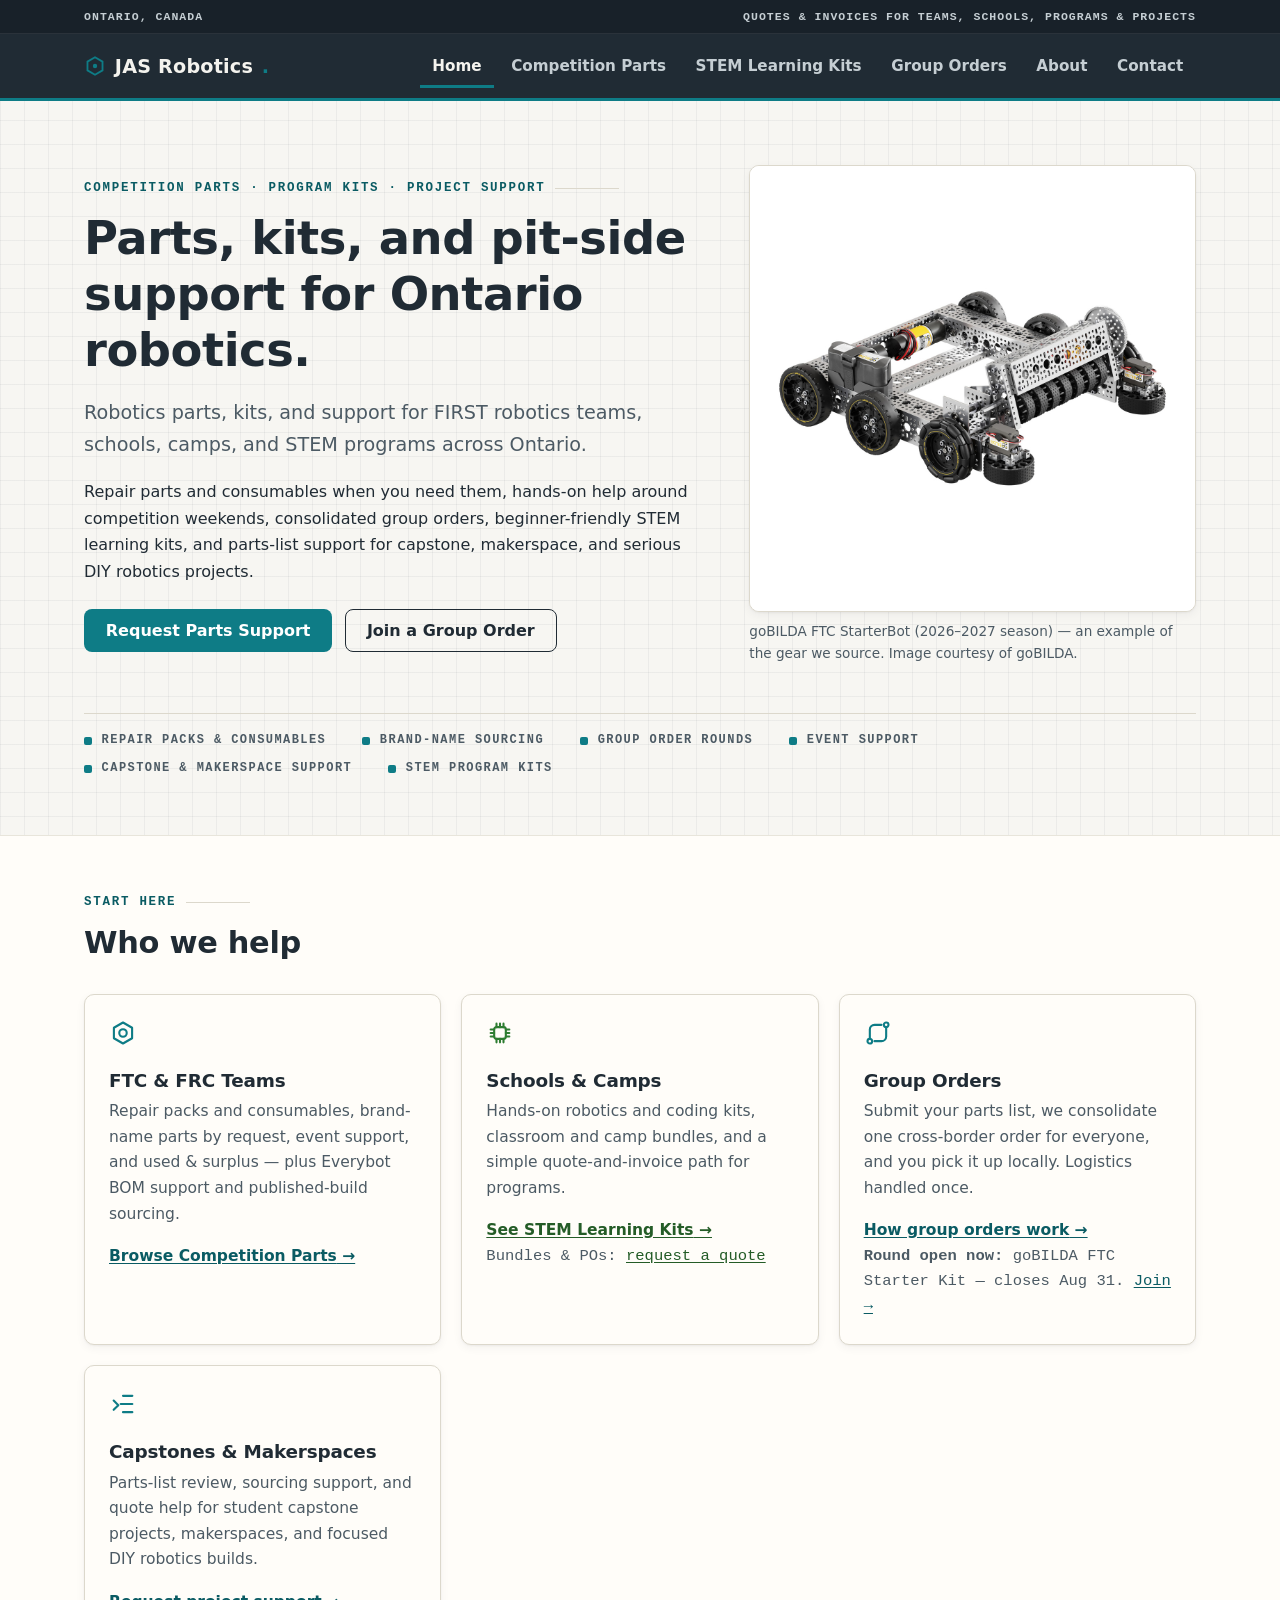
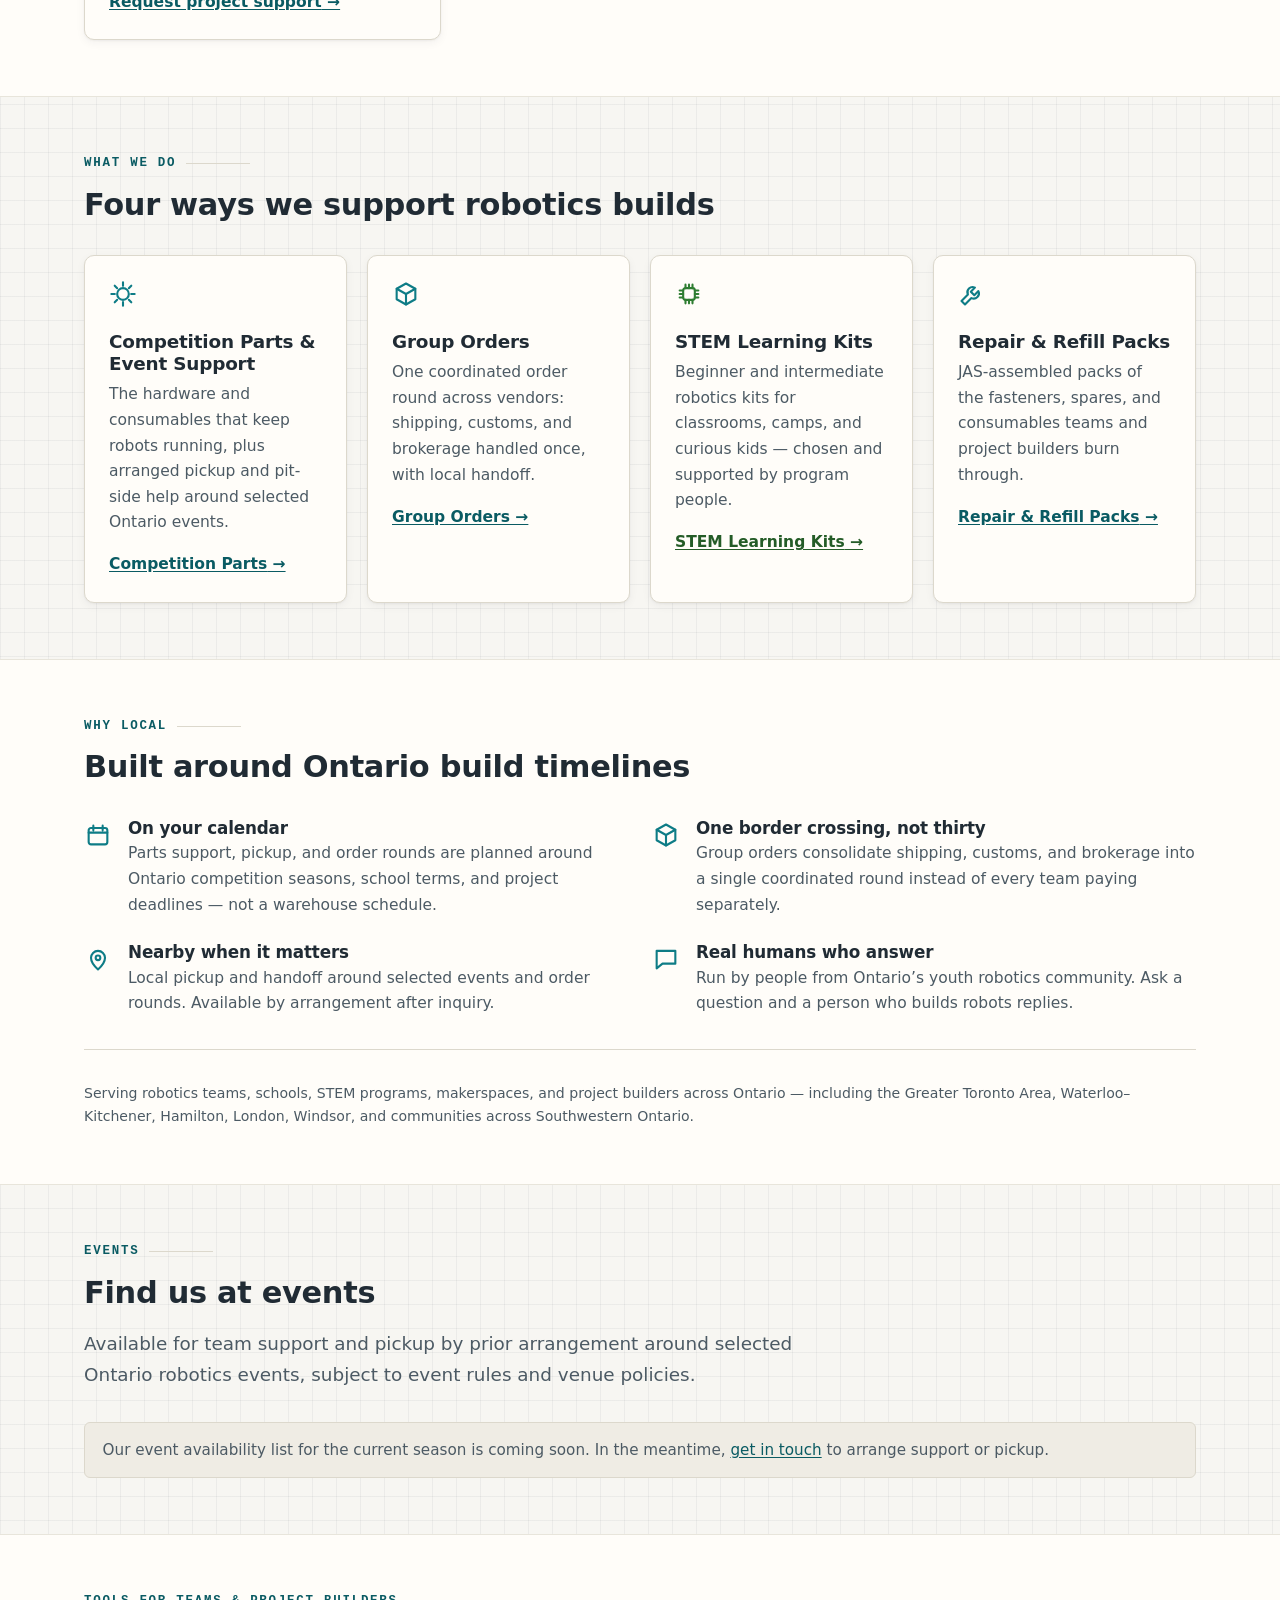
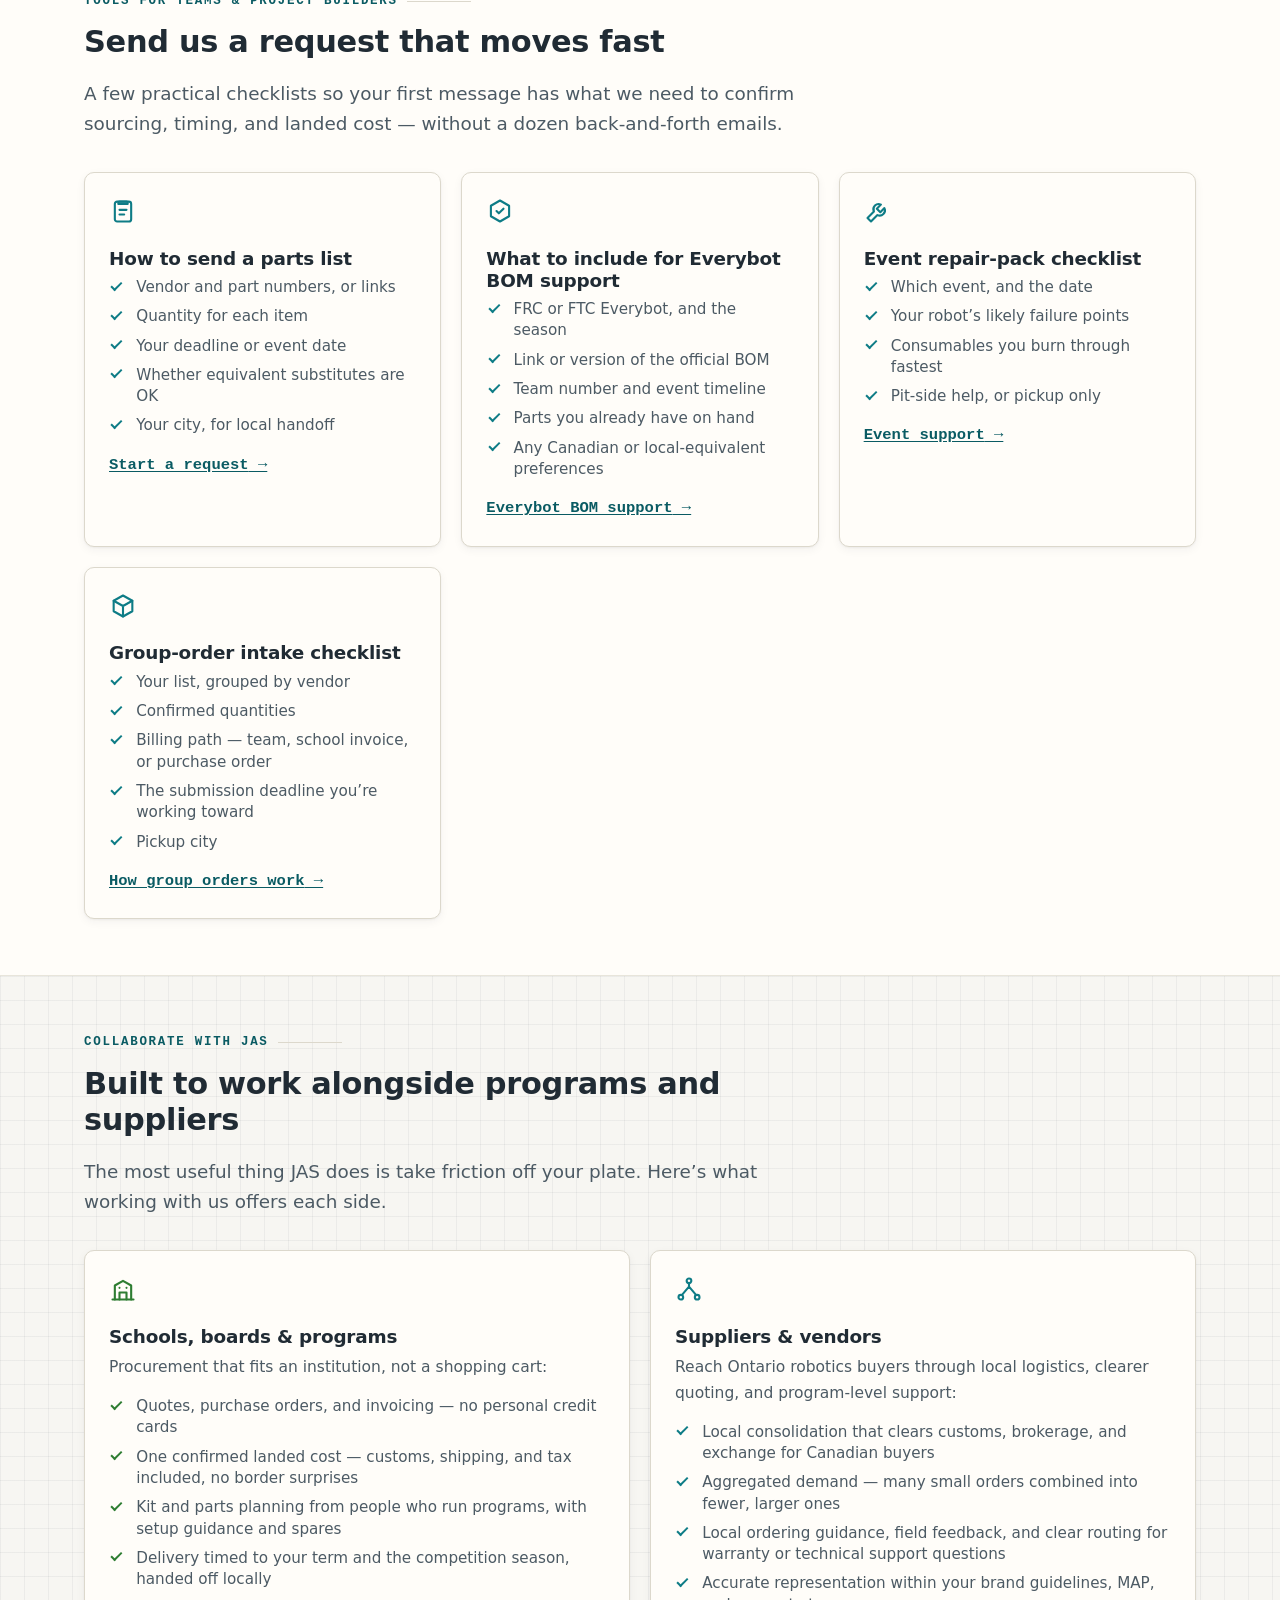
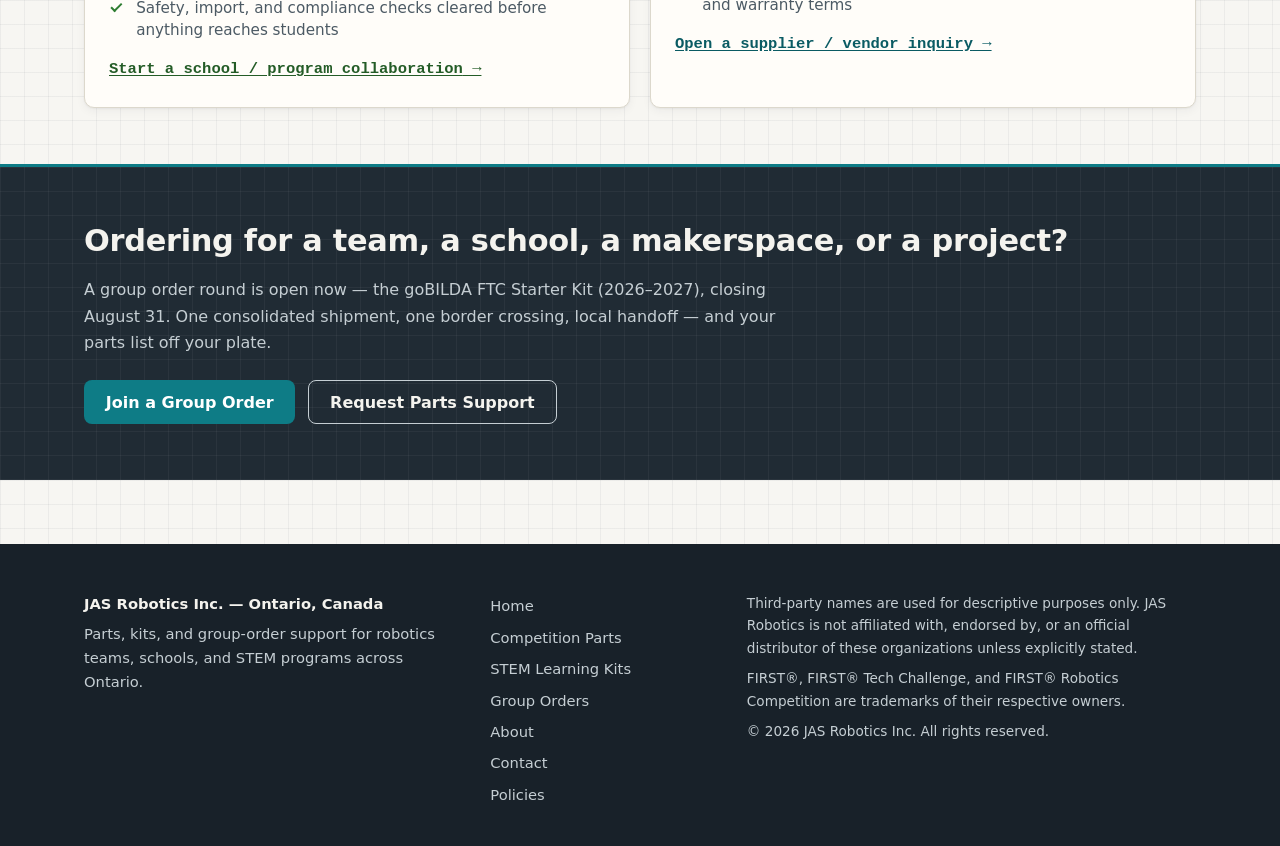
<file: index.html>
<!DOCTYPE html>
<html lang="en">
<head>
  <meta charset="utf-8">
  <meta name="viewport" content="width=device-width, initial-scale=1">
  <title>JAS Robotics — Robotics Parts, Kits &amp; Support in Ontario</title>
  <meta name="description" content="Robotics parts, kits, and support for FIRST robotics teams, schools, camps, and STEM programs across Ontario. Repair packs, group orders, event support, and STEM learning kits.">
  <link rel="icon" href="data:image/svg+xml,%3Csvg xmlns='http://www.w3.org/2000/svg' viewBox='0 0 64 64'%3E%3Crect width='64' height='64' rx='14' fill='%23202b34'/%3E%3Cpath d='M32 13l16.5 9.5v19L32 51l-16.5-9.5v-19z' fill='none' stroke='%230e7c86' stroke-width='4'/%3E%3Ccircle cx='32' cy='32' r='5.5' fill='%230e7c86'/%3E%3C/svg%3E">
  <link rel="stylesheet" href="styles.css">
  <script src="script.js" defer></script>
</head>
<body>

  <a class="skip-link" href="#main">Skip to main content</a>

  <header class="site-header">
    <div class="topbar">
      <div class="container topbar-inner">
        <span>Ontario, Canada</span>
        <span class="topbar-note">Quotes &amp; invoices for teams, schools, programs &amp; projects</span>
      </div>
    </div>
    <div class="container header-inner">
      <a class="wordmark" href="index.html"><svg class="wordmark-mark" viewBox="0 0 24 24" aria-hidden="true" focusable="false" xmlns="http://www.w3.org/2000/svg"><path d="M12 2.5l8.2 4.75v9.5L12 21.5l-8.2-4.75v-9.5z" fill="none" stroke="currentColor" stroke-width="2"/><circle cx="12" cy="12" r="2.4" fill="currentColor"/></svg>JAS Robotics<span class="wordmark-dot">.</span></a>
      <button class="nav-toggle" aria-expanded="false" aria-controls="site-nav">
        <span class="nav-toggle-bars" aria-hidden="true"><span></span><span></span><span></span></span>
        Menu
      </button>
      <nav id="site-nav" class="site-nav" aria-label="Main">
        <ul>
          <li><a href="index.html" aria-current="page">Home</a></li>
          <li><a href="competition-parts.html">Competition Parts</a></li>
          <li><a href="stem-kits.html">STEM Learning Kits</a></li>
          <li><a href="group-orders.html">Group Orders</a></li>
          <li><a href="about.html">About</a></li>
          <li><a href="contact.html">Contact</a></li>
        </ul>
      </nav>
    </div>
  </header>

  <main id="main">

    <!-- ============ Hero ============ -->
    <section class="hero">
      <div class="container hero-grid">
        <div>
          <p class="eyebrow">Competition parts · Program kits · Project support</p>
          <h1>Parts, kits, and pit&#8209;side support for Ontario robotics.</h1>
          <p class="lead">Robotics parts, kits, and support for FIRST robotics teams, schools, camps, and STEM programs across Ontario.</p>
          <p>Repair parts and consumables when you need them, hands-on help around competition weekends, consolidated group orders, beginner-friendly STEM learning kits, and parts-list support for capstone, makerspace, and serious DIY robotics projects.</p>
          <div class="btn-row">
            <a class="btn btn--accent" href="contact.html">Request Parts Support</a>
            <a class="btn btn--ghost" href="group-orders.html">Join a Group Order</a>
          </div>
        </div>
        <figure class="hero-photo">
          <div class="hero-photo-frame">
            <img src="images/gobilda-ftc-starterbot-2026-2027.jpg" alt="The goBILDA FTC StarterBot for the 2026–2027 season — an aluminum-channel competition robot, an example of the gear JAS Robotics sources for Ontario teams." width="1280" height="1280" loading="eager" fetchpriority="high" decoding="async">
          </div>
          <figcaption>goBILDA FTC StarterBot (2026–2027 season) — an example of the gear we source. Image courtesy of goBILDA.</figcaption>
        </figure>
      </div>
      <div class="container">
        <ul class="cap-strip" aria-label="What we supply">
          <li>Repair packs &amp; consumables</li>
          <li>Brand-name sourcing</li>
          <li>Group order rounds</li>
          <li>Event support</li>
          <li>Capstone &amp; makerspace support</li>
          <li>STEM program kits</li>
        </ul>
      </div>
    </section>

    <!-- ============ Audience cards ============ -->
    <section class="section section--alt">
      <div class="container">
        <div class="section-head">
          <p class="eyebrow">Start here</p>
          <h2>Who we help</h2>
        </div>
        <div class="grid-cards grid-cards--wide">
          <article class="card track-comp">
            <svg class="icon" viewBox="0 0 24 24" aria-hidden="true" focusable="false" fill="none" stroke="currentColor" stroke-width="1.8" stroke-linecap="round" stroke-linejoin="round"><path d="M12 3l7.8 4.5v9L12 21l-7.8-4.5v-9z"/><circle cx="12" cy="12" r="3.2"/></svg>
            <h3>FTC &amp; FRC Teams</h3>
            <p>Repair packs and consumables, brand-name parts by request, event support, and used &amp; surplus — plus Everybot BOM support and published-build sourcing.</p>
            <a class="card-link" href="competition-parts.html">Browse Competition Parts</a>
          </article>
          <article class="card track-stem">
            <svg class="icon" viewBox="0 0 24 24" aria-hidden="true" focusable="false" fill="none" stroke="currentColor" stroke-width="1.8" stroke-linecap="round" stroke-linejoin="round"><rect x="7" y="7" width="10" height="10" rx="2"/><path d="M9 7V4M12 7V4M15 7V4M9 20v-3M12 20v-3M15 20v-3M7 9H4M7 12H4M7 15H4M20 9h-3M20 12h-3M20 15h-3"/></svg>
            <h3>Schools &amp; Camps</h3>
            <p>Hands-on robotics and coding kits, classroom and camp bundles, and a simple quote-and-invoice path for programs.</p>
            <a class="card-link" href="stem-kits.html">See STEM Learning Kits</a>
            <p class="card-note">Bundles &amp; POs: <a href="contact.html">request a quote</a></p>
          </article>
          <article class="card track-comp">
            <svg class="icon" viewBox="0 0 24 24" aria-hidden="true" focusable="false" fill="none" stroke="currentColor" stroke-width="1.8" stroke-linecap="round" stroke-linejoin="round"><circle cx="5" cy="19" r="2"/><circle cx="19" cy="5" r="2"/><path d="M5 17V9a4 4 0 014-4h6"/><path d="M19 7v8a4 4 0 01-4 4H9"/></svg>
            <h3>Group Orders</h3>
            <p>Submit your parts list, we consolidate one cross-border order for everyone, and you pick it up locally. Logistics handled once.</p>
            <a class="card-link" href="group-orders.html">How group orders work</a>
            <p class="card-note"><strong>Round open now:</strong> goBILDA FTC Starter Kit — closes Aug 31. <a href="group-orders.html#round-intake">Join &rarr;</a></p>
          </article>
          <article class="card track-comp">
            <svg class="icon" viewBox="0 0 24 24" aria-hidden="true" focusable="false" fill="none" stroke="currentColor" stroke-width="1.8" stroke-linecap="round" stroke-linejoin="round"><path d="M4 17l4-4-4-4"/><path d="M12 19h8"/><path d="M12 5h8"/><path d="M10 12h10"/></svg>
            <h3>Capstones &amp; Makerspaces</h3>
            <p>Parts-list review, sourcing support, and quote help for student capstone projects, makerspaces, and focused DIY robotics builds.</p>
            <a class="card-link" href="contact.html">Request project support</a>
          </article>
        </div>
      </div>
    </section>

    <!-- ============ What we do ============ -->
    <section class="section">
      <div class="container">
        <div class="section-head">
          <p class="eyebrow">What we do</p>
          <h2>Four ways we support robotics builds</h2>
        </div>
        <div class="grid-cards">
          <article class="card track-comp">
            <svg class="icon" viewBox="0 0 24 24" aria-hidden="true" focusable="false" fill="none" stroke="currentColor" stroke-width="1.8" stroke-linecap="round" stroke-linejoin="round"><circle cx="12" cy="12" r="5"/><path d="M12 2v3M12 19v3M2 12h3M19 12h3M4.9 4.9l2.1 2.1M17 17l2.1 2.1M19.1 4.9L17 7M7 17l-2.1 2.1"/></svg>
            <h3>Competition Parts &amp; Event Support</h3>
            <p>The hardware and consumables that keep robots running, plus arranged pickup and pit-side help around selected Ontario events.</p>
            <a class="card-link" href="competition-parts.html">Competition Parts</a>
          </article>
          <article class="card track-comp">
            <svg class="icon" viewBox="0 0 24 24" aria-hidden="true" focusable="false" fill="none" stroke="currentColor" stroke-width="1.8" stroke-linecap="round" stroke-linejoin="round"><path d="M12 3l8 4.5v9L12 21l-8-4.5v-9z"/><path d="M4 7.5l8 4.5 8-4.5M12 12v9"/></svg>
            <h3>Group Orders</h3>
            <p>One coordinated order round across vendors: shipping, customs, and brokerage handled once, with local handoff.</p>
            <a class="card-link" href="group-orders.html">Group Orders</a>
          </article>
          <article class="card track-stem">
            <svg class="icon" viewBox="0 0 24 24" aria-hidden="true" focusable="false" fill="none" stroke="currentColor" stroke-width="1.8" stroke-linecap="round" stroke-linejoin="round"><rect x="7" y="7" width="10" height="10" rx="2"/><path d="M9 7V4M12 7V4M15 7V4M9 20v-3M12 20v-3M15 20v-3M7 9H4M7 12H4M7 15H4M20 9h-3M20 12h-3M20 15h-3"/></svg>
            <h3>STEM Learning Kits</h3>
            <p>Beginner and intermediate robotics kits for classrooms, camps, and curious kids — chosen and supported by program people.</p>
            <a class="card-link" href="stem-kits.html">STEM Learning Kits</a>
          </article>
          <article class="card track-comp">
            <svg class="icon" viewBox="0 0 24 24" aria-hidden="true" focusable="false" fill="none" stroke="currentColor" stroke-width="1.8" stroke-linecap="round" stroke-linejoin="round"><path d="M14.5 6.5a4.5 4.5 0 00-6 6L3 18l3 3 5.5-5.5a4.5 4.5 0 006-6L14 13l-3-3 3.5-3.5z"/></svg>
            <h3>Repair &amp; Refill Packs</h3>
            <p>JAS-assembled packs of the fasteners, spares, and consumables teams and project builders burn through.</p>
            <a class="card-link" href="competition-parts.html#repair-packs">Repair &amp; Refill Packs</a>
          </article>
        </div>
      </div>
    </section>

    <!-- ============ Why local ============ -->
    <section class="section section--alt">
      <div class="container">
        <div class="section-head">
          <p class="eyebrow">Why local</p>
          <h2>Built around Ontario build timelines</h2>
        </div>
        <ul class="feature-list">
          <li>
            <svg class="icon" viewBox="0 0 24 24" aria-hidden="true" focusable="false" fill="none" stroke="currentColor" stroke-width="1.8" stroke-linecap="round" stroke-linejoin="round"><rect x="4" y="6" width="16" height="14" rx="2"/><path d="M4 10h16M8 4v4M16 4v4"/></svg>
            <div>
              <h3>On your calendar</h3>
              <p>Parts support, pickup, and order rounds are planned around Ontario competition seasons, school terms, and project deadlines — not a warehouse schedule.</p>
            </div>
          </li>
          <li>
            <svg class="icon" viewBox="0 0 24 24" aria-hidden="true" focusable="false" fill="none" stroke="currentColor" stroke-width="1.8" stroke-linecap="round" stroke-linejoin="round"><path d="M12 3l8 4.5v9L12 21l-8-4.5v-9z"/><path d="M4 7.5l8 4.5 8-4.5M12 12v9"/></svg>
            <div>
              <h3>One border crossing, not thirty</h3>
              <p>Group orders consolidate shipping, customs, and brokerage into a single coordinated round instead of every team paying separately.</p>
            </div>
          </li>
          <li>
            <svg class="icon" viewBox="0 0 24 24" aria-hidden="true" focusable="false" fill="none" stroke="currentColor" stroke-width="1.8" stroke-linecap="round" stroke-linejoin="round"><path d="M12 21s-6-5.3-6-10a6 6 0 1112 0c0 4.7-6 10-6 10z"/><circle cx="12" cy="11" r="2"/></svg>
            <div>
              <h3>Nearby when it matters</h3>
              <p>Local pickup and handoff around selected events and order rounds. Available by arrangement after inquiry.</p>
            </div>
          </li>
          <li>
            <svg class="icon" viewBox="0 0 24 24" aria-hidden="true" focusable="false" fill="none" stroke="currentColor" stroke-width="1.8" stroke-linecap="round" stroke-linejoin="round"><path d="M4 5h16v11H9l-5 4z"/></svg>
            <div>
              <h3>Real humans who answer</h3>
              <p>Run by people from Ontario&rsquo;s youth robotics community. Ask a question and a person who builds robots replies.</p>
            </div>
          </li>
        </ul>
        <hr class="rule">
        <p class="caveat">Serving robotics teams, schools, STEM programs, makerspaces, and project builders across Ontario — including the Greater Toronto Area, Waterloo–Kitchener, Hamilton, London, Windsor, and communities across Southwestern Ontario.</p>
      </div>
    </section>

    <!-- ============ Find us at events ============ -->
    <section class="section">
      <div class="container">
        <div class="section-head">
          <p class="eyebrow">Events</p>
          <h2>Find us at events</h2>
          <p class="lead">Available for team support and pickup by prior arrangement around selected Ontario robotics events, subject to event rules and venue policies.</p>
        </div>
        <!-- PLACEHOLDER: current-season event availability list — to be supplied by owner (brief §14) -->
        <p class="notice">Our event availability list for the current season is coming soon. In the meantime, <a href="contact.html">get in touch</a> to arrange support or pickup.</p>
      </div>
    </section>

    <!-- ============ Tools for teams & project builders ============ -->
    <section class="section section--alt">
      <div class="container">
        <div class="section-head">
          <p class="eyebrow">Tools for teams &amp; project builders</p>
          <h2>Send us a request that moves fast</h2>
          <p class="lead">A few practical checklists so your first message has what we need to confirm sourcing, timing, and landed cost — without a dozen back-and-forth emails.</p>
        </div>
        <div class="grid-cards grid-cards--wide">
          <article class="card">
            <svg class="icon" viewBox="0 0 24 24" aria-hidden="true" focusable="false" fill="none" stroke="currentColor" stroke-width="1.8" stroke-linecap="round" stroke-linejoin="round"><path d="M9 4h6a1 1 0 011 1v1H8V5a1 1 0 011-1z"/><rect x="5" y="4" width="14" height="17" rx="2"/><path d="M9 11h6M9 15h4"/></svg>
            <h3>How to send a parts list</h3>
            <ul class="checklist">
              <li>Vendor and part numbers, or links</li>
              <li>Quantity for each item</li>
              <li>Your deadline or event date</li>
              <li>Whether equivalent substitutes are OK</li>
              <li>Your city, for local handoff</li>
            </ul>
            <p class="card-note"><a class="card-link" href="contact.html">Start a request</a></p>
          </article>
          <article class="card">
            <svg class="icon" viewBox="0 0 24 24" aria-hidden="true" focusable="false" fill="none" stroke="currentColor" stroke-width="1.8" stroke-linecap="round" stroke-linejoin="round"><path d="M12 3l7.8 4.5v9L12 21l-7.8-4.5v-9z"/><path d="M9 12l2 2 4-4"/></svg>
            <h3>What to include for Everybot BOM support</h3>
            <ul class="checklist">
              <li>FRC or FTC Everybot, and the season</li>
              <li>Link or version of the official BOM</li>
              <li>Team number and event timeline</li>
              <li>Parts you already have on hand</li>
              <li>Any Canadian or local-equivalent preferences</li>
            </ul>
            <p class="card-note"><a class="card-link" href="competition-parts.html#everybot">Everybot BOM support</a></p>
          </article>
          <article class="card">
            <svg class="icon" viewBox="0 0 24 24" aria-hidden="true" focusable="false" fill="none" stroke="currentColor" stroke-width="1.8" stroke-linecap="round" stroke-linejoin="round"><path d="M14.5 6.5a4.5 4.5 0 00-6 6L3 18l3 3 5.5-5.5a4.5 4.5 0 006-6L14 13l-3-3 3.5-3.5z"/></svg>
            <h3>Event repair-pack checklist</h3>
            <ul class="checklist">
              <li>Which event, and the date</li>
              <li>Your robot&rsquo;s likely failure points</li>
              <li>Consumables you burn through fastest</li>
              <li>Pit-side help, or pickup only</li>
            </ul>
            <p class="card-note"><a class="card-link" href="competition-parts.html#event-support">Event support</a></p>
          </article>
          <article class="card">
            <svg class="icon" viewBox="0 0 24 24" aria-hidden="true" focusable="false" fill="none" stroke="currentColor" stroke-width="1.8" stroke-linecap="round" stroke-linejoin="round"><path d="M12 3l8 4.5v9L12 21l-8-4.5v-9z"/><path d="M4 7.5l8 4.5 8-4.5M12 12v9"/></svg>
            <h3>Group-order intake checklist</h3>
            <ul class="checklist">
              <li>Your list, grouped by vendor</li>
              <li>Confirmed quantities</li>
              <li>Billing path — team, school invoice, or purchase order</li>
              <li>The submission deadline you&rsquo;re working toward</li>
              <li>Pickup city</li>
            </ul>
            <p class="card-note"><a class="card-link" href="group-orders.html">How group orders work</a></p>
          </article>
        </div>
      </div>
    </section>

    <!-- ============ Collaborate with JAS ============ -->
    <section class="section" id="collaborate">
      <div class="container">
        <div class="section-head">
          <p class="eyebrow">Collaborate with JAS</p>
          <h2>Built to work alongside programs and suppliers</h2>
          <p class="lead">The most useful thing JAS does is take friction off your plate. Here&rsquo;s what working with us offers each side.</p>
        </div>
        <div class="grid-cards grid-cards--wide">
          <article class="card track-stem">
            <svg class="icon" viewBox="0 0 24 24" aria-hidden="true" focusable="false" fill="none" stroke="currentColor" stroke-width="1.8" stroke-linecap="round" stroke-linejoin="round"><path d="M3 21h18"/><path d="M5 21V9l7-4 7 4v12"/><path d="M9 21v-6h6v6"/><path d="M9 11h.01M15 11h.01"/></svg>
            <h3>Schools, boards &amp; programs</h3>
            <p>Procurement that fits an institution, not a shopping cart:</p>
            <ul class="checklist">
              <li>Quotes, purchase orders, and invoicing — no personal credit cards</li>
              <li>One confirmed landed cost — customs, shipping, and tax included, no border surprises</li>
              <li>Kit and parts planning from people who run programs, with setup guidance and spares</li>
              <li>Delivery timed to your term and the competition season, handed off locally</li>
              <li>Safety, import, and compliance checks cleared before anything reaches students</li>
            </ul>
            <p class="card-note"><a class="card-link" href="contact.html">Start a school / program collaboration</a></p>
          </article>
          <article class="card track-comp">
            <svg class="icon" viewBox="0 0 24 24" aria-hidden="true" focusable="false" fill="none" stroke="currentColor" stroke-width="1.8" stroke-linecap="round" stroke-linejoin="round"><circle cx="12" cy="5" r="2"/><circle cx="5" cy="19" r="2"/><circle cx="19" cy="19" r="2"/><path d="M12 7v3M12 10l-6 7M12 10l6 7"/></svg>
            <h3>Suppliers &amp; vendors</h3>
            <p>Reach Ontario robotics buyers through local logistics, clearer quoting, and program-level support:</p>
            <ul class="checklist">
              <li>Local consolidation that clears customs, brokerage, and exchange for Canadian buyers</li>
              <li>Aggregated demand — many small orders combined into fewer, larger ones</li>
              <li>Local ordering guidance, field feedback, and clear routing for warranty or technical support questions</li>
              <li>Accurate representation within your brand guidelines, MAP, and warranty terms</li>
            </ul>
            <p class="card-note"><a class="card-link" href="contact.html">Open a supplier / vendor inquiry</a></p>
          </article>
        </div>
      </div>
    </section>

    <!-- ============ Closing CTA ============ -->
    <section class="band">
      <div class="container">
        <h2>Ordering for a team, a school, a makerspace, or a project?</h2>
        <p>A group order round is open now — the goBILDA FTC Starter Kit (2026–2027), closing August 31. One consolidated shipment, one border crossing, local handoff — and your parts list off your plate.</p>
        <div class="btn-row">
          <a class="btn btn--accent" href="group-orders.html">Join a Group Order</a>
          <a class="btn btn--ghost" href="contact.html">Request Parts Support</a>
        </div>
      </div>
    </section>

  </main>

  <footer class="site-footer">
    <div class="container footer-grid">
      <div>
        <p class="footer-wordmark">JAS Robotics Inc. — Ontario, Canada</p>
        <p>Parts, kits, and group-order support for robotics teams, schools, and STEM programs across Ontario.</p>
      </div>
      <nav class="footer-nav" aria-label="Footer">
        <ul>
          <li><a href="index.html">Home</a></li>
          <li><a href="competition-parts.html">Competition Parts</a></li>
          <li><a href="stem-kits.html">STEM Learning Kits</a></li>
          <li><a href="group-orders.html">Group Orders</a></li>
          <li><a href="about.html">About</a></li>
          <li><a href="contact.html">Contact</a></li>
          <li><a href="policies.html">Policies</a></li>
        </ul>
      </nav>
      <div class="footer-legal">
        <p>Third-party names are used for descriptive purposes only. JAS Robotics is not affiliated with, endorsed by, or an official distributor of these organizations unless explicitly stated.</p>
        <p>FIRST®, FIRST® Tech Challenge, and FIRST® Robotics Competition are trademarks of their respective owners.</p>
        <p>&copy; 2026 JAS Robotics Inc. All rights reserved.</p>
      </div>
    </div>
  </footer>

</body>
</html>
</file>
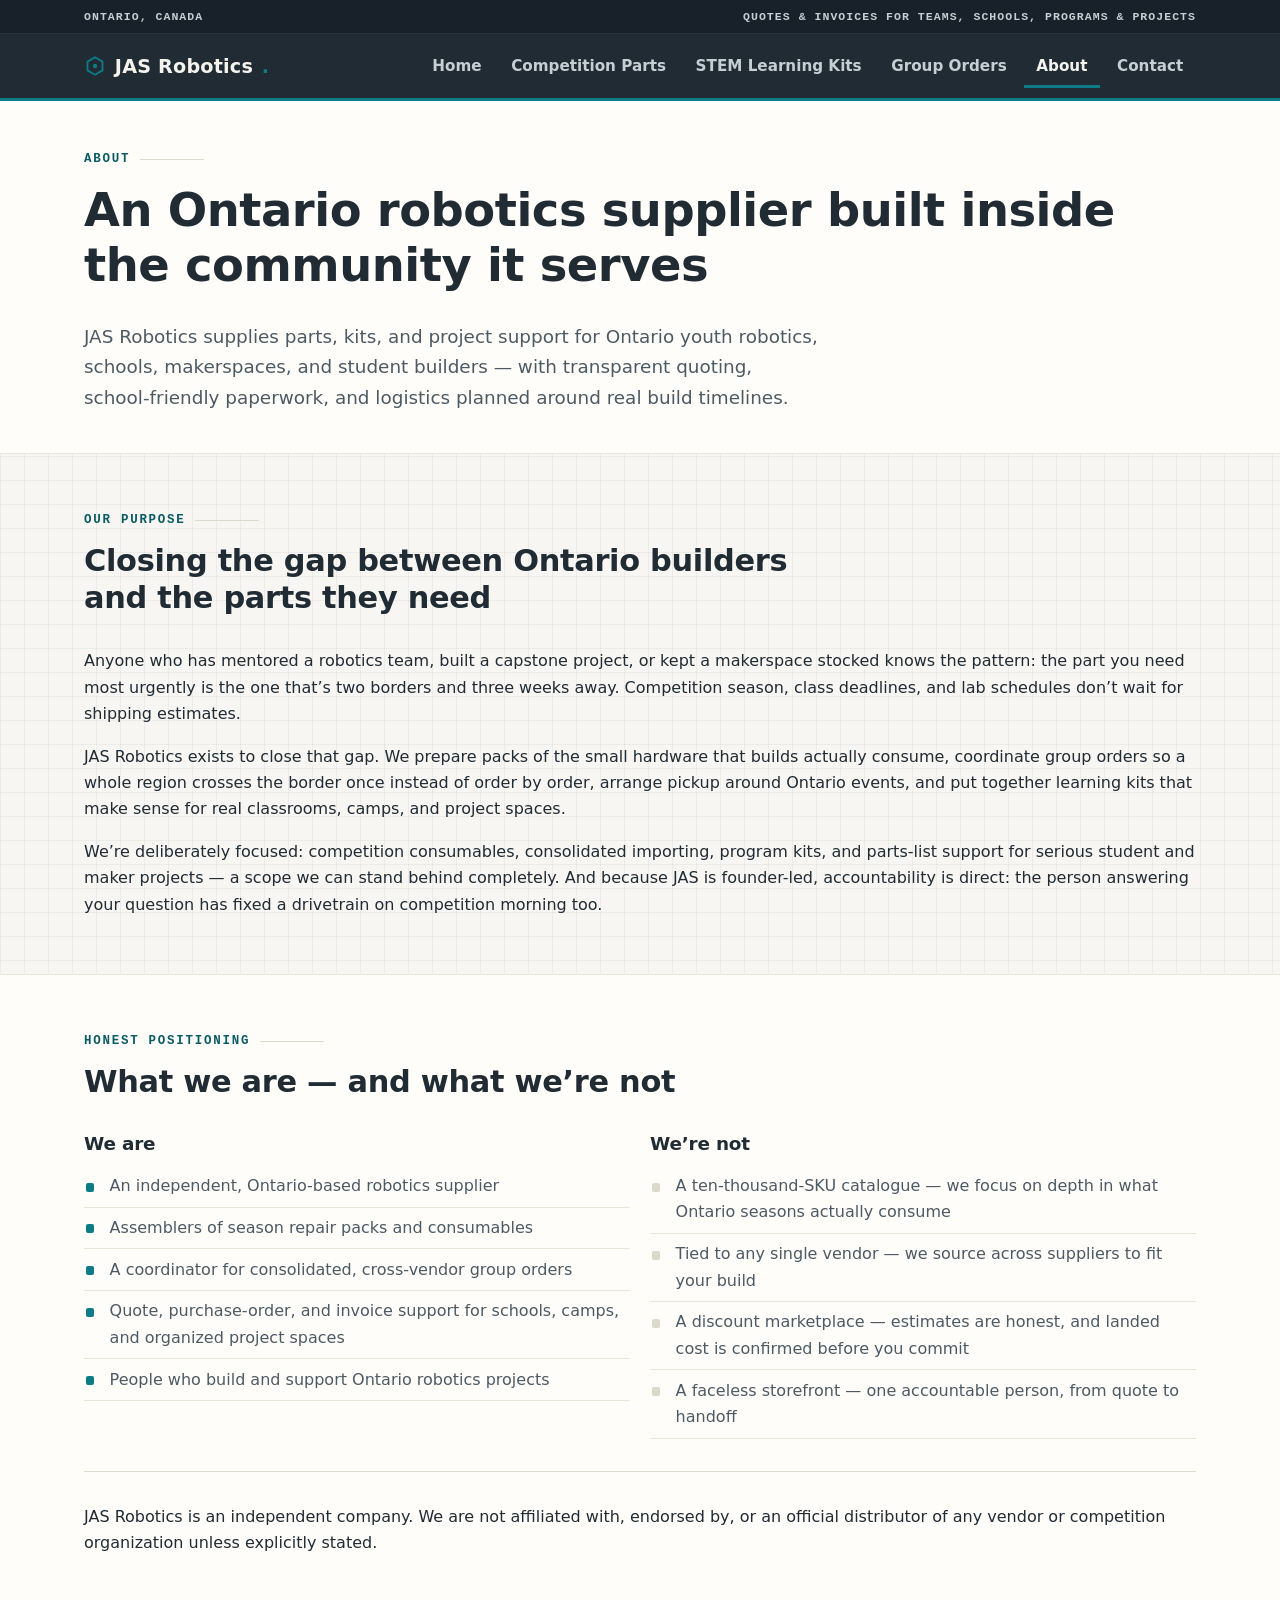
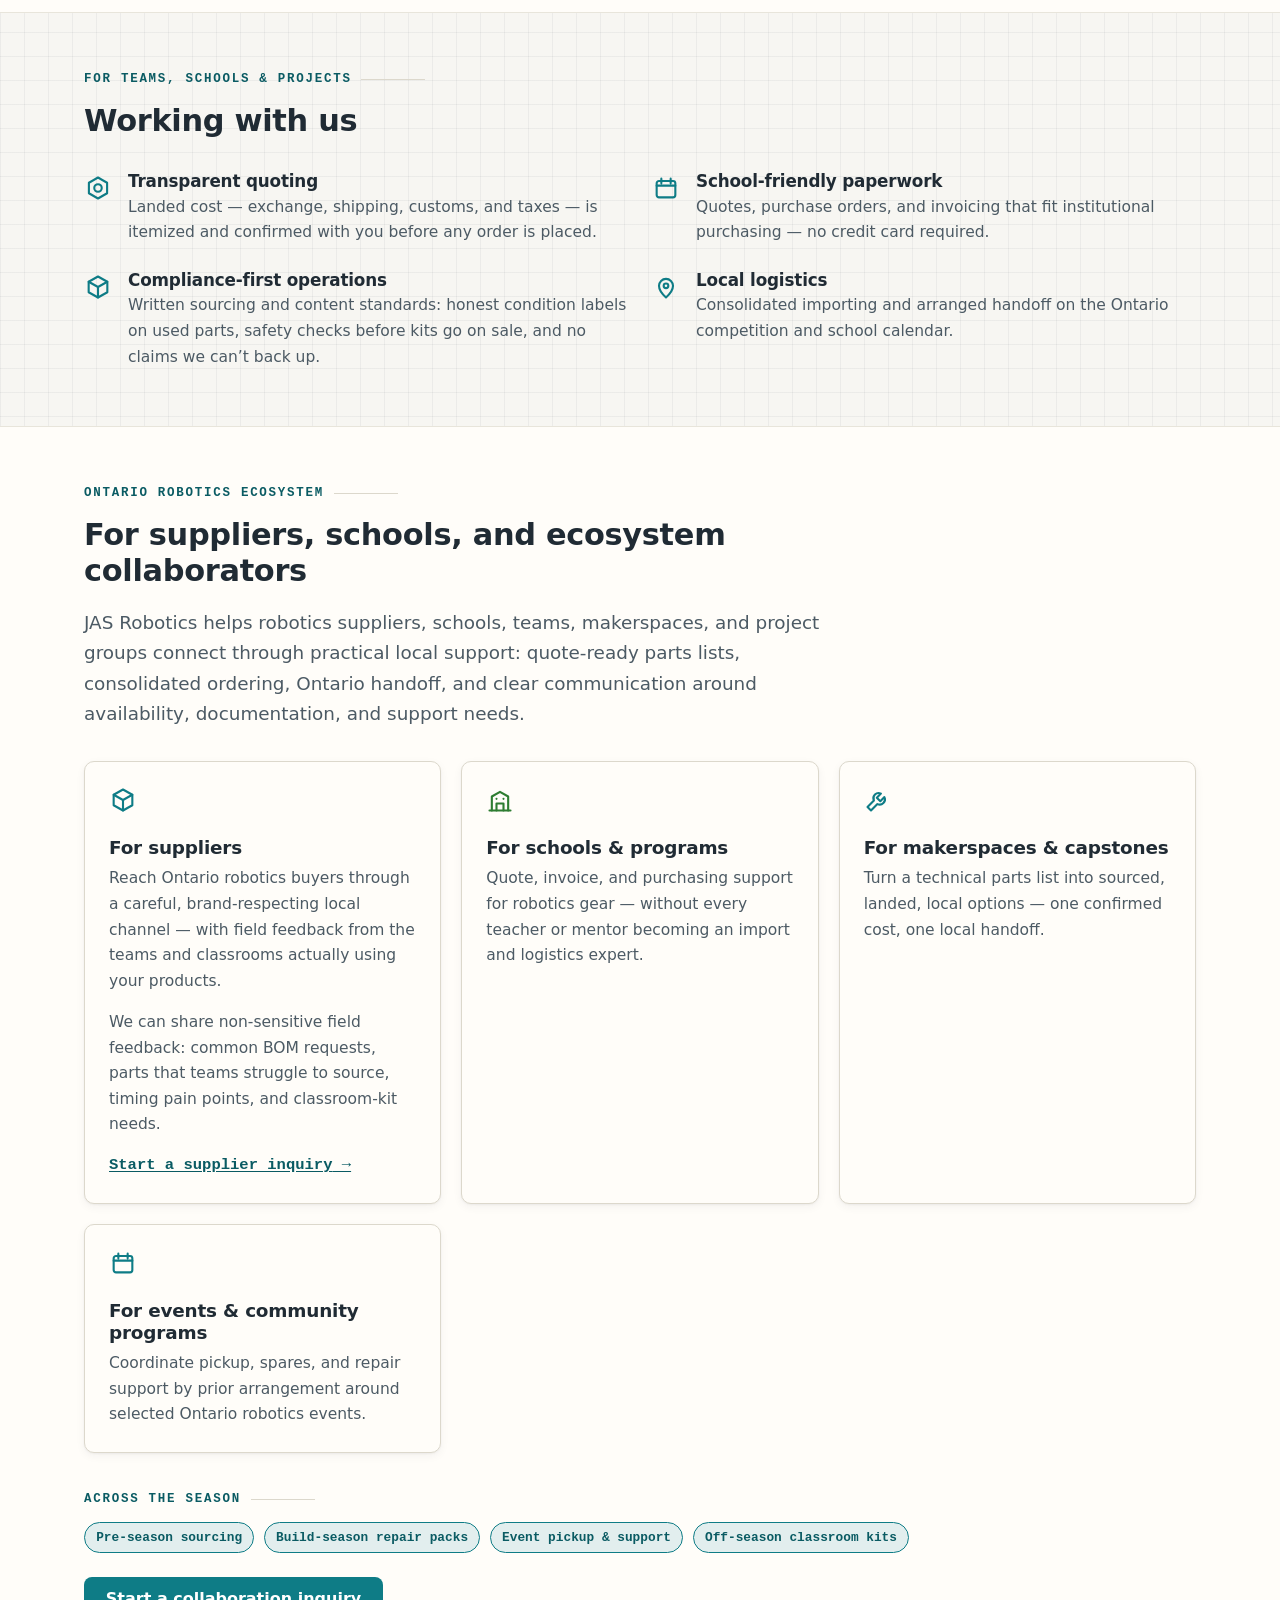
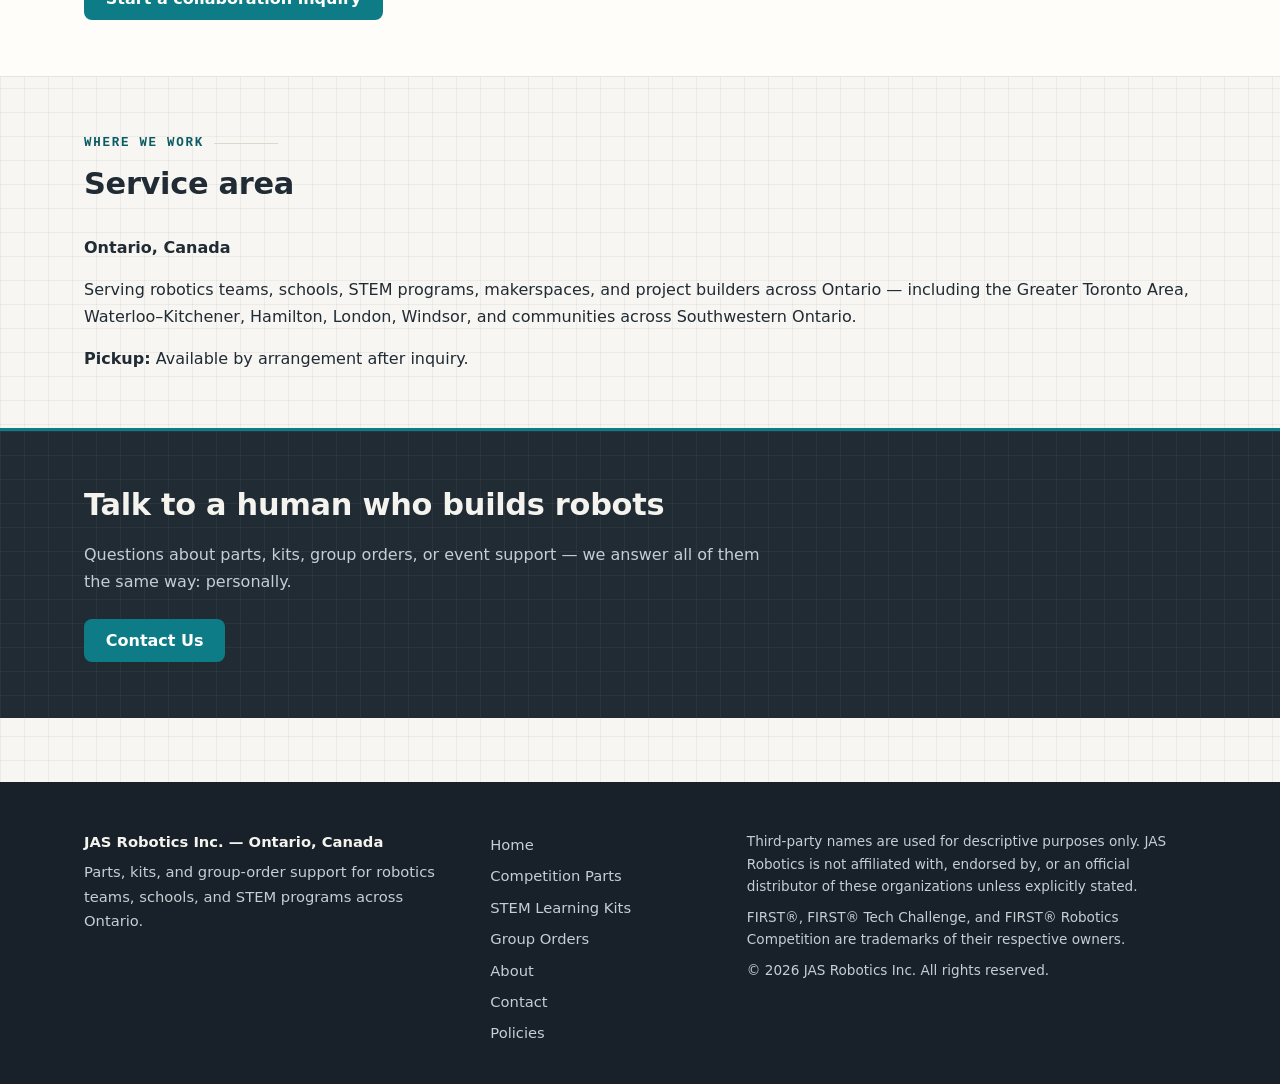
<file: about.html>
<!DOCTYPE html>
<html lang="en">
<head>
  <meta charset="utf-8">
  <meta name="viewport" content="width=device-width, initial-scale=1">
  <title>About — JAS Robotics</title>
  <meta name="description" content="JAS Robotics is an Ontario-based robotics supplier serving FIRST robotics teams, schools, camps, STEM programs, student projects, and makerspaces — parts, kits, group orders, and event support.">
  <link rel="icon" href="data:image/svg+xml,%3Csvg xmlns='http://www.w3.org/2000/svg' viewBox='0 0 64 64'%3E%3Crect width='64' height='64' rx='14' fill='%23202b34'/%3E%3Cpath d='M32 13l16.5 9.5v19L32 51l-16.5-9.5v-19z' fill='none' stroke='%230e7c86' stroke-width='4'/%3E%3Ccircle cx='32' cy='32' r='5.5' fill='%230e7c86'/%3E%3C/svg%3E">
  <link rel="stylesheet" href="styles.css">
  <script src="script.js" defer></script>
</head>
<body>

  <a class="skip-link" href="#main">Skip to main content</a>

  <header class="site-header">
    <div class="topbar">
      <div class="container topbar-inner">
        <span>Ontario, Canada</span>
        <span class="topbar-note">Quotes &amp; invoices for teams, schools, programs &amp; projects</span>
      </div>
    </div>
    <div class="container header-inner">
      <a class="wordmark" href="index.html"><svg class="wordmark-mark" viewBox="0 0 24 24" aria-hidden="true" focusable="false" xmlns="http://www.w3.org/2000/svg"><path d="M12 2.5l8.2 4.75v9.5L12 21.5l-8.2-4.75v-9.5z" fill="none" stroke="currentColor" stroke-width="2"/><circle cx="12" cy="12" r="2.4" fill="currentColor"/></svg>JAS Robotics<span class="wordmark-dot">.</span></a>
      <button class="nav-toggle" aria-expanded="false" aria-controls="site-nav">
        <span class="nav-toggle-bars" aria-hidden="true"><span></span><span></span><span></span></span>
        Menu
      </button>
      <nav id="site-nav" class="site-nav" aria-label="Main">
        <ul>
          <li><a href="index.html">Home</a></li>
          <li><a href="competition-parts.html">Competition Parts</a></li>
          <li><a href="stem-kits.html">STEM Learning Kits</a></li>
          <li><a href="group-orders.html">Group Orders</a></li>
          <li><a href="about.html" aria-current="page">About</a></li>
          <li><a href="contact.html">Contact</a></li>
        </ul>
      </nav>
    </div>
  </header>

  <main id="main">

    <!-- ============ Page hero ============ -->
    <section class="page-hero">
      <div class="container">
        <p class="eyebrow">About</p>
        <h1>An Ontario robotics supplier built inside the community it serves</h1>
        <p class="lead">JAS Robotics supplies parts, kits, and project support for Ontario youth robotics, schools, makerspaces, and student builders — with transparent quoting, school-friendly paperwork, and logistics planned around real build timelines.</p>
      </div>
    </section>

    <!-- ============ Story ============ -->
    <section class="section">
      <div class="container">
        <div class="section-head">
          <p class="eyebrow">Our purpose</p>
          <h2>Closing the gap between Ontario builders and the parts they need</h2>
        </div>
        <p>Anyone who has mentored a robotics team, built a capstone project, or kept a makerspace stocked knows the pattern: the part you need most urgently is the one that&rsquo;s two borders and three weeks away. Competition season, class deadlines, and lab schedules don&rsquo;t wait for shipping estimates.</p>
        <p>JAS Robotics exists to close that gap. We prepare packs of the small hardware that builds actually consume, coordinate group orders so a whole region crosses the border once instead of order by order, arrange pickup around Ontario events, and put together learning kits that make sense for real classrooms, camps, and project spaces.</p>
        <p>We&rsquo;re deliberately focused: competition consumables, consolidated importing, program kits, and parts-list support for serious student and maker projects — a scope we can stand behind completely. And because JAS is founder-led, accountability is direct: the person answering your question has fixed a drivetrain on competition morning too.</p>
        <!-- PLACEHOLDER: founder bio and owner-supplied photos of real stock, builds, and events — to be supplied by owner (brief §14; photo rules brief §7 rule 6: no student faces without consent, no third-party logos, no event branding in frame) -->
      </div>
    </section>

    <!-- ============ What we are / aren't ============ -->
    <section class="section section--alt">
      <div class="container">
        <div class="section-head">
          <p class="eyebrow">Honest positioning</p>
          <h2>What we are — and what we&rsquo;re not</h2>
        </div>
        <div class="plain-cols">
          <div>
            <h3>We are</h3>
            <ul>
              <li>An independent, Ontario-based robotics supplier</li>
              <li>Assemblers of season repair packs and consumables</li>
              <li>A coordinator for consolidated, cross-vendor group orders</li>
              <li>Quote, purchase-order, and invoice support for schools, camps, and organized project spaces</li>
              <li>People who build and support Ontario robotics projects</li>
            </ul>
          </div>
          <div>
            <h3>We&rsquo;re not</h3>
            <ul class="cols-not">
              <li>A ten-thousand-SKU catalogue — we focus on depth in what Ontario seasons actually consume</li>
              <li>Tied to any single vendor — we source across suppliers to fit your build</li>
              <li>A discount marketplace — estimates are honest, and landed cost is confirmed before you commit</li>
              <li>A faceless storefront — one accountable person, from quote to handoff</li>
            </ul>
          </div>
        </div>
        <hr class="rule">
        <p>JAS Robotics is an independent company. We are not affiliated with, endorsed by, or an official distributor of any vendor or competition organization unless explicitly stated.</p>
      </div>
    </section>

    <!-- ============ Working with us ============ -->
    <section class="section">
      <div class="container">
        <div class="section-head">
          <p class="eyebrow">For teams, schools &amp; projects</p>
          <h2>Working with us</h2>
        </div>
        <ul class="feature-list">
          <li>
            <svg class="icon" viewBox="0 0 24 24" aria-hidden="true" focusable="false" fill="none" stroke="currentColor" stroke-width="1.8" stroke-linecap="round" stroke-linejoin="round"><path d="M12 3l7.8 4.5v9L12 21l-7.8-4.5v-9z"/><circle cx="12" cy="12" r="3.2"/></svg>
            <div>
              <h3>Transparent quoting</h3>
              <p>Landed cost — exchange, shipping, customs, and taxes — is itemized and confirmed with you before any order is placed.</p>
            </div>
          </li>
          <li>
            <svg class="icon" viewBox="0 0 24 24" aria-hidden="true" focusable="false" fill="none" stroke="currentColor" stroke-width="1.8" stroke-linecap="round" stroke-linejoin="round"><rect x="4" y="6" width="16" height="14" rx="2"/><path d="M4 10h16M8 4v4M16 4v4"/></svg>
            <div>
              <h3>School-friendly paperwork</h3>
              <p>Quotes, purchase orders, and invoicing that fit institutional purchasing — no credit card required.</p>
            </div>
          </li>
          <li>
            <svg class="icon" viewBox="0 0 24 24" aria-hidden="true" focusable="false" fill="none" stroke="currentColor" stroke-width="1.8" stroke-linecap="round" stroke-linejoin="round"><path d="M12 3l8 4.5v9L12 21l-8-4.5v-9z"/><path d="M4 7.5l8 4.5 8-4.5M12 12v9"/></svg>
            <div>
              <h3>Compliance-first operations</h3>
              <p>Written sourcing and content standards: honest condition labels on used parts, safety checks before kits go on sale, and no claims we can&rsquo;t back up.</p>
            </div>
          </li>
          <li>
            <svg class="icon" viewBox="0 0 24 24" aria-hidden="true" focusable="false" fill="none" stroke="currentColor" stroke-width="1.8" stroke-linecap="round" stroke-linejoin="round"><path d="M12 21s-6-5.3-6-10a6 6 0 1112 0c0 4.7-6 10-6 10z"/><circle cx="12" cy="11" r="2"/></svg>
            <div>
              <h3>Local logistics</h3>
              <p>Consolidated importing and arranged handoff on the Ontario competition and school calendar.</p>
            </div>
          </li>
        </ul>
      </div>
    </section>

    <!-- ============ Ecosystem / collaboration ============ -->
    <section class="section section--alt" id="ecosystem">
      <div class="container">
        <div class="section-head">
          <p class="eyebrow">Ontario robotics ecosystem</p>
          <h2>For suppliers, schools, and ecosystem collaborators</h2>
          <p class="lead">JAS Robotics helps robotics suppliers, schools, teams, makerspaces, and project groups connect through practical local support: quote-ready parts lists, consolidated ordering, Ontario handoff, and clear communication around availability, documentation, and support needs.</p>
        </div>
        <div class="grid-cards grid-cards--wide">
          <article class="card track-comp">
            <svg class="icon" viewBox="0 0 24 24" aria-hidden="true" focusable="false" fill="none" stroke="currentColor" stroke-width="1.8" stroke-linecap="round" stroke-linejoin="round"><path d="M12 3l8 4.5v9L12 21l-8-4.5v-9z"/><path d="M4 7.5l8 4.5 8-4.5M12 12v9"/></svg>
            <h3>For suppliers</h3>
            <p>Reach Ontario robotics buyers through a careful, brand-respecting local channel — with field feedback from the teams and classrooms actually using your products.</p>
            <p>We can share non-sensitive field feedback: common BOM requests, parts that teams struggle to source, timing pain points, and classroom-kit needs.</p>
            <p class="card-note"><a class="card-link" href="contact.html">Start a supplier inquiry</a></p>
          </article>
          <article class="card track-stem">
            <svg class="icon" viewBox="0 0 24 24" aria-hidden="true" focusable="false" fill="none" stroke="currentColor" stroke-width="1.8" stroke-linecap="round" stroke-linejoin="round"><path d="M3 21h18"/><path d="M5 21V9l7-4 7 4v12"/><path d="M9 21v-6h6v6"/><path d="M9 11h.01M15 11h.01"/></svg>
            <h3>For schools &amp; programs</h3>
            <p>Quote, invoice, and purchasing support for robotics gear — without every teacher or mentor becoming an import and logistics expert.</p>
          </article>
          <article class="card track-comp">
            <svg class="icon" viewBox="0 0 24 24" aria-hidden="true" focusable="false" fill="none" stroke="currentColor" stroke-width="1.8" stroke-linecap="round" stroke-linejoin="round"><path d="M14.5 6.5a4.5 4.5 0 00-6 6L3 18l3 3 5.5-5.5a4.5 4.5 0 006-6L14 13l-3-3 3.5-3.5z"/></svg>
            <h3>For makerspaces &amp; capstones</h3>
            <p>Turn a technical parts list into sourced, landed, local options — one confirmed cost, one local handoff.</p>
          </article>
          <article class="card track-comp">
            <svg class="icon" viewBox="0 0 24 24" aria-hidden="true" focusable="false" fill="none" stroke="currentColor" stroke-width="1.8" stroke-linecap="round" stroke-linejoin="round"><rect x="4" y="6" width="16" height="14" rx="2"/><path d="M4 10h16M8 4v4M16 4v4"/></svg>
            <h3>For events &amp; community programs</h3>
            <p>Coordinate pickup, spares, and repair support by prior arrangement around selected Ontario robotics events.</p>
          </article>
        </div>
        <p class="eyebrow" style="margin-top: 2.25rem;">Across the season</p>
        <ul class="badge-row" aria-label="How JAS works across the robotics year">
          <li><span class="badge">Pre-season sourcing</span></li>
          <li><span class="badge">Build-season repair packs</span></li>
          <li><span class="badge">Event pickup &amp; support</span></li>
          <li><span class="badge">Off-season classroom kits</span></li>
        </ul>
        <div class="btn-row">
          <a class="btn btn--accent" href="contact.html">Start a collaboration inquiry</a>
        </div>
      </div>
    </section>

    <!-- ============ Service area ============ -->
    <section class="section">
      <div class="container">
        <div class="section-head">
          <p class="eyebrow">Where we work</p>
          <h2>Service area</h2>
        </div>
        <p><strong>Ontario, Canada</strong></p>
        <p>Serving robotics teams, schools, STEM programs, makerspaces, and project builders across Ontario — including the Greater Toronto Area, Waterloo–Kitchener, Hamilton, London, Windsor, and communities across Southwestern Ontario.</p>
        <p><strong>Pickup:</strong> Available by arrangement after inquiry.</p>
      </div>
    </section>

    <!-- ============ Closing CTA ============ -->
    <section class="band">
      <div class="container">
        <h2>Talk to a human who builds robots</h2>
        <p>Questions about parts, kits, group orders, or event support — we answer all of them the same way: personally.</p>
        <div class="btn-row">
          <a class="btn btn--accent" href="contact.html">Contact Us</a>
        </div>
      </div>
    </section>

  </main>

  <footer class="site-footer">
    <div class="container footer-grid">
      <div>
        <p class="footer-wordmark">JAS Robotics Inc. — Ontario, Canada</p>
        <p>Parts, kits, and group-order support for robotics teams, schools, and STEM programs across Ontario.</p>
      </div>
      <nav class="footer-nav" aria-label="Footer">
        <ul>
          <li><a href="index.html">Home</a></li>
          <li><a href="competition-parts.html">Competition Parts</a></li>
          <li><a href="stem-kits.html">STEM Learning Kits</a></li>
          <li><a href="group-orders.html">Group Orders</a></li>
          <li><a href="about.html">About</a></li>
          <li><a href="contact.html">Contact</a></li>
          <li><a href="policies.html">Policies</a></li>
        </ul>
      </nav>
      <div class="footer-legal">
        <p>Third-party names are used for descriptive purposes only. JAS Robotics is not affiliated with, endorsed by, or an official distributor of these organizations unless explicitly stated.</p>
        <p>FIRST®, FIRST® Tech Challenge, and FIRST® Robotics Competition are trademarks of their respective owners.</p>
        <p>&copy; 2026 JAS Robotics Inc. All rights reserved.</p>
      </div>
    </div>
  </footer>

</body>
</html>
</file>
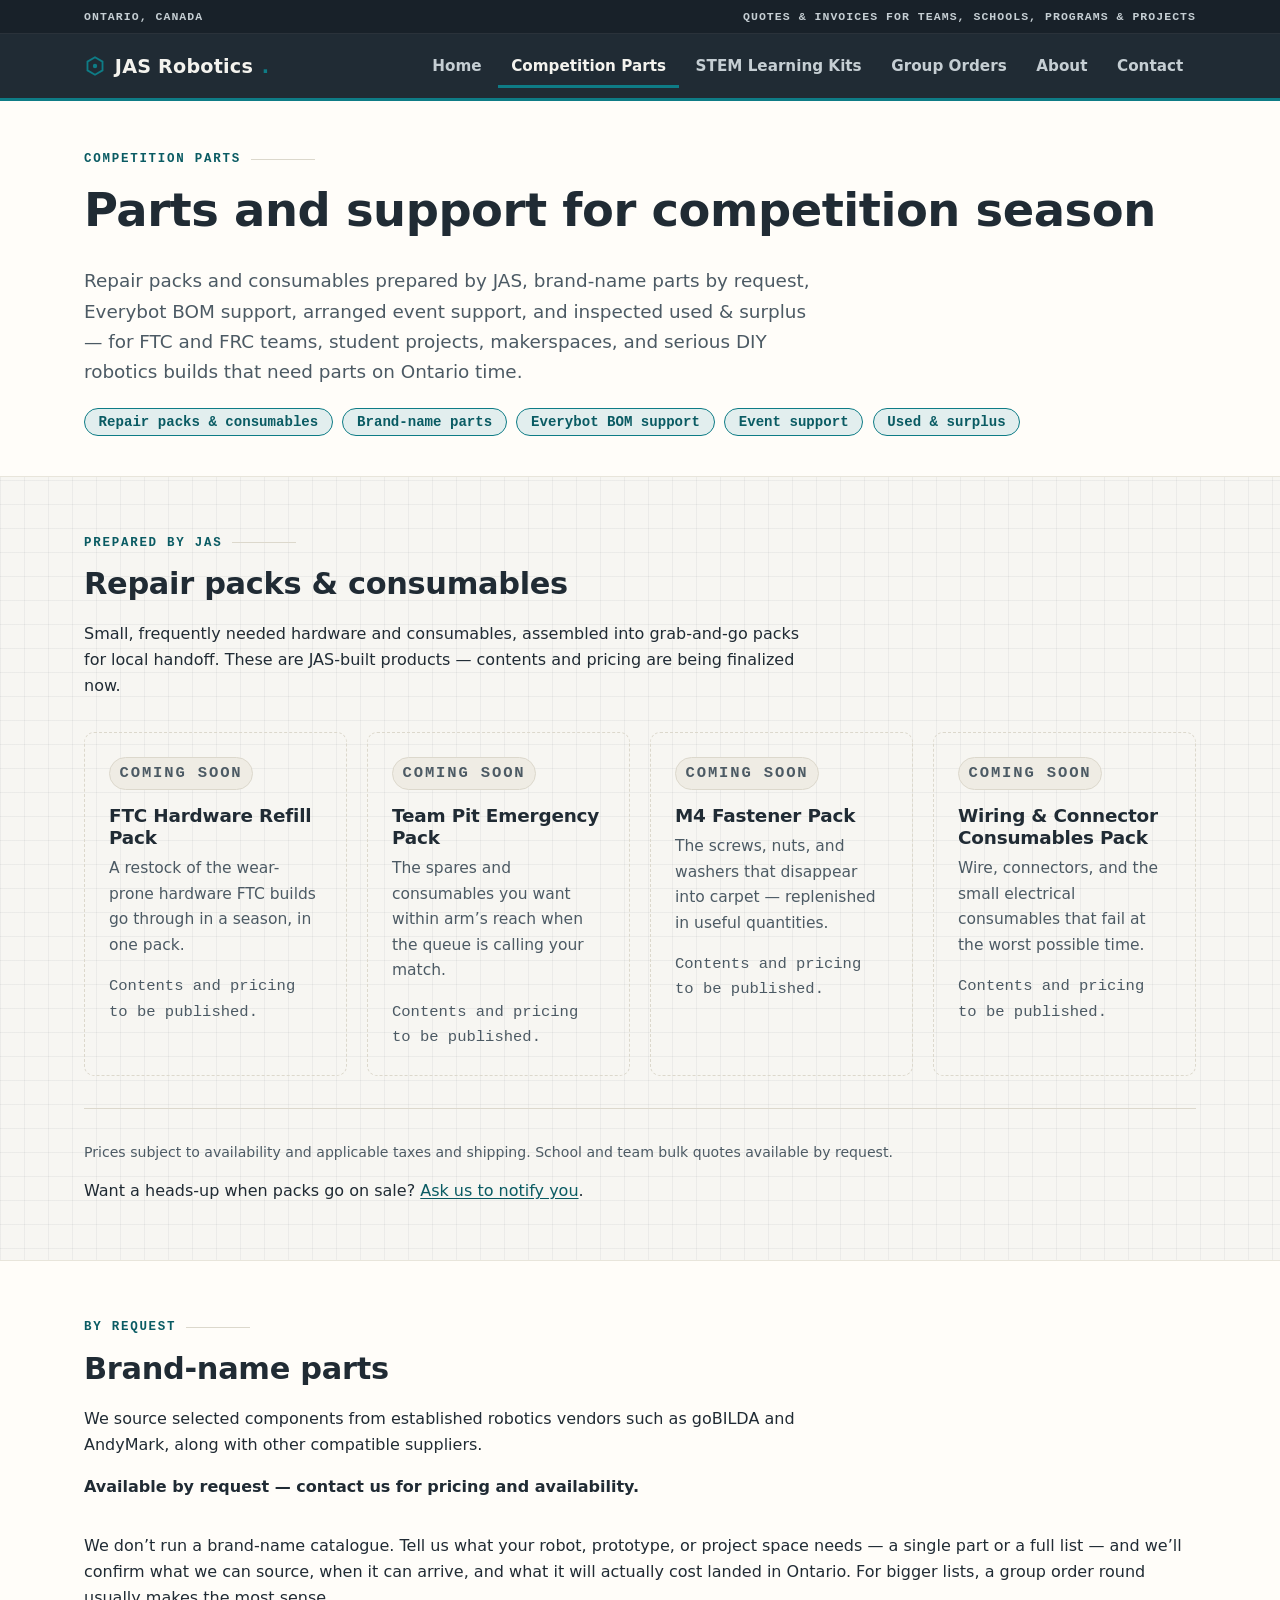
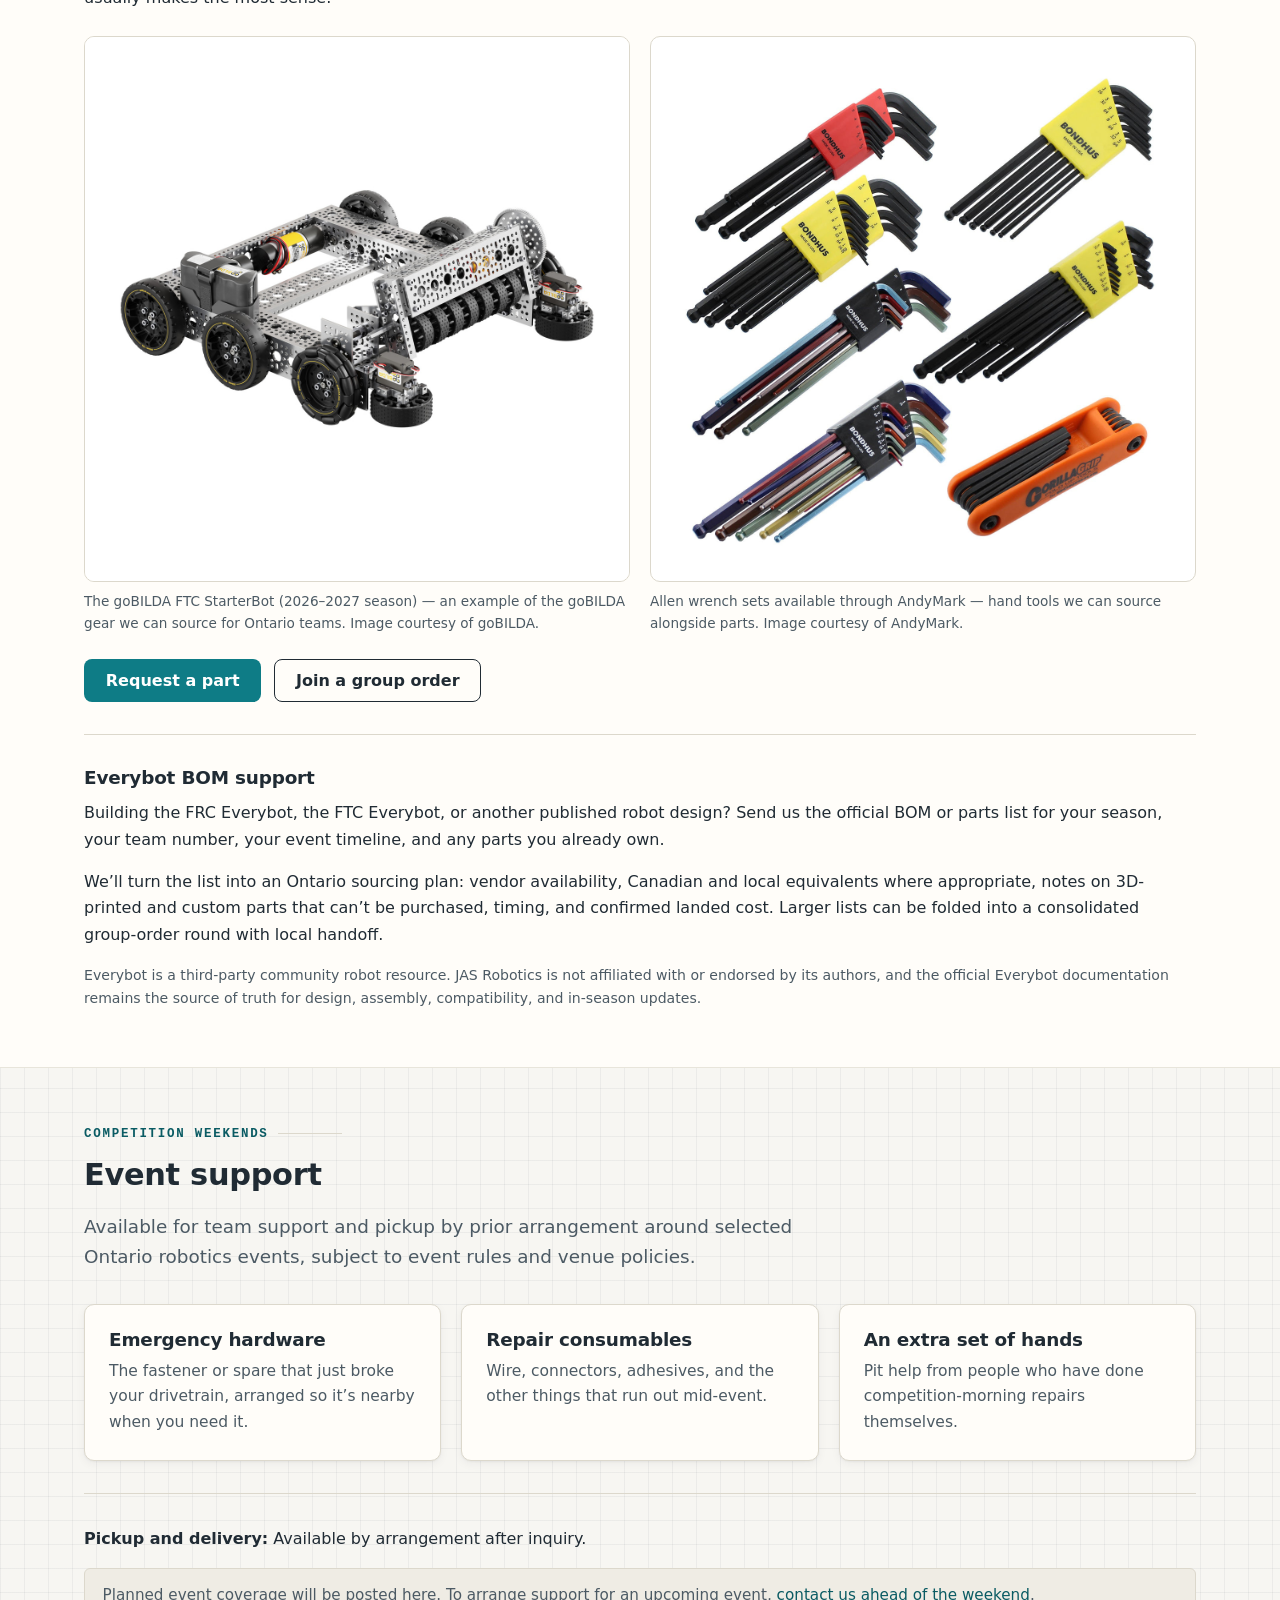
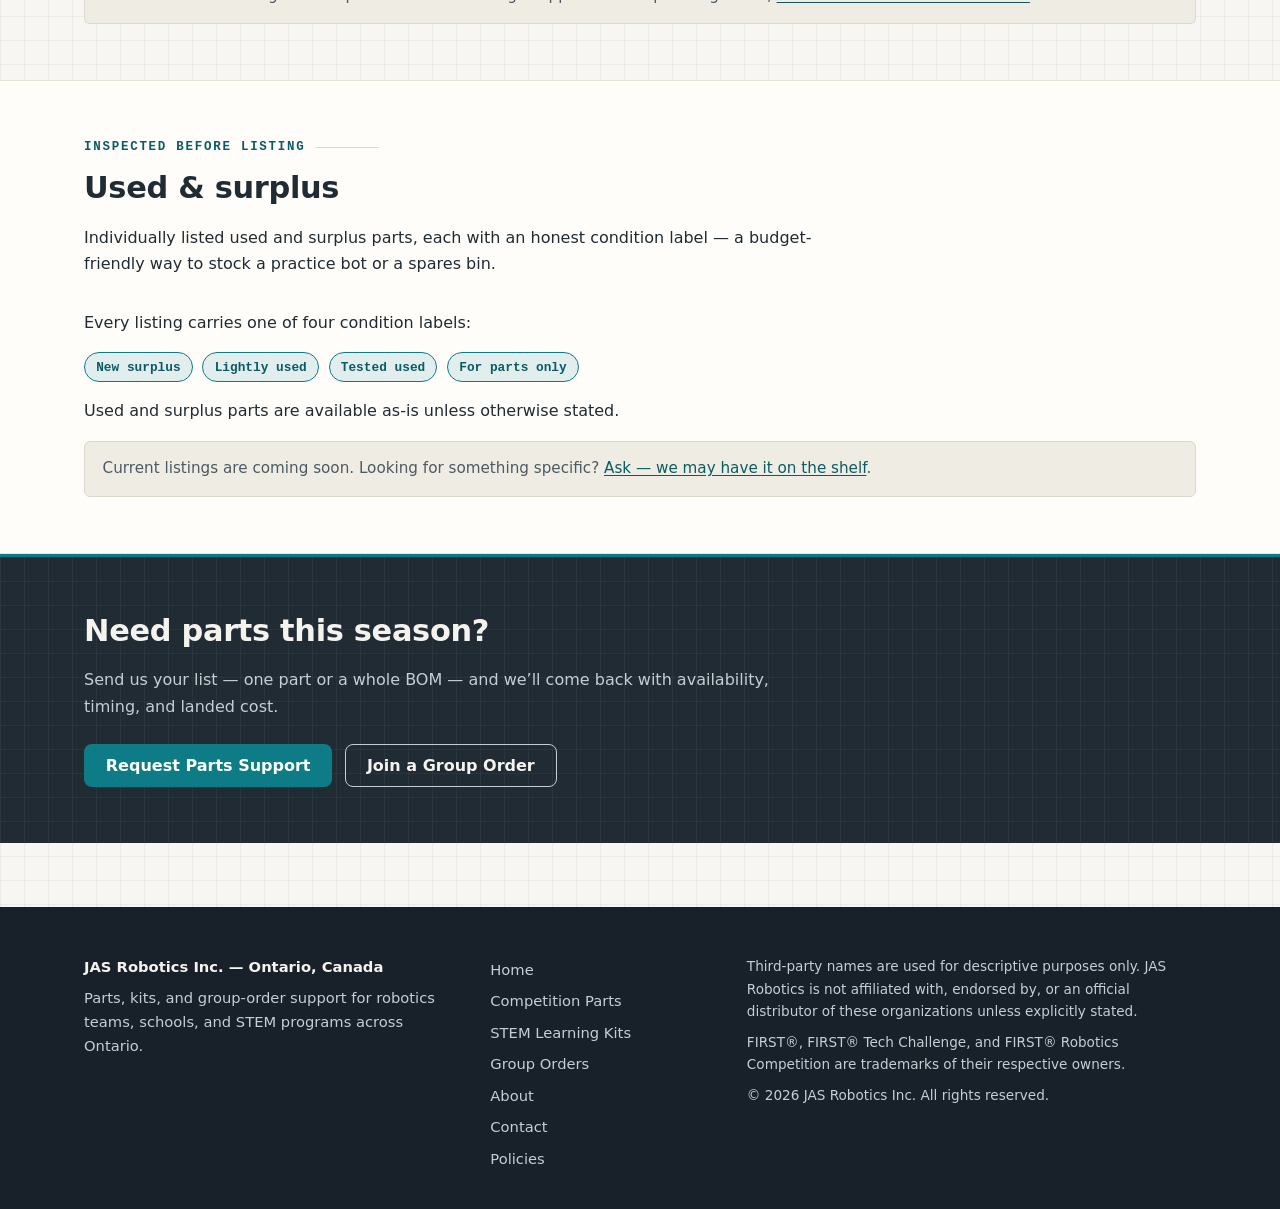
<file: competition-parts.html>
<!DOCTYPE html>
<html lang="en">
<head>
  <meta charset="utf-8">
  <meta name="viewport" content="width=device-width, initial-scale=1">
  <title>Competition Parts — JAS Robotics</title>
  <meta name="description" content="Repair packs and consumables, brand-name parts by request, Everybot BOM support, event support, and used &amp; surplus parts for FTC and FRC teams across Ontario.">
  <link rel="icon" href="data:image/svg+xml,%3Csvg xmlns='http://www.w3.org/2000/svg' viewBox='0 0 64 64'%3E%3Crect width='64' height='64' rx='14' fill='%23202b34'/%3E%3Cpath d='M32 13l16.5 9.5v19L32 51l-16.5-9.5v-19z' fill='none' stroke='%230e7c86' stroke-width='4'/%3E%3Ccircle cx='32' cy='32' r='5.5' fill='%230e7c86'/%3E%3C/svg%3E">
  <link rel="stylesheet" href="styles.css">
  <script src="script.js" defer></script>
</head>
<body class="track-comp">

  <a class="skip-link" href="#main">Skip to main content</a>

  <header class="site-header">
    <div class="topbar">
      <div class="container topbar-inner">
        <span>Ontario, Canada</span>
        <span class="topbar-note">Quotes &amp; invoices for teams, schools, programs &amp; projects</span>
      </div>
    </div>
    <div class="container header-inner">
      <a class="wordmark" href="index.html"><svg class="wordmark-mark" viewBox="0 0 24 24" aria-hidden="true" focusable="false" xmlns="http://www.w3.org/2000/svg"><path d="M12 2.5l8.2 4.75v9.5L12 21.5l-8.2-4.75v-9.5z" fill="none" stroke="currentColor" stroke-width="2"/><circle cx="12" cy="12" r="2.4" fill="currentColor"/></svg>JAS Robotics<span class="wordmark-dot">.</span></a>
      <button class="nav-toggle" aria-expanded="false" aria-controls="site-nav">
        <span class="nav-toggle-bars" aria-hidden="true"><span></span><span></span><span></span></span>
        Menu
      </button>
      <nav id="site-nav" class="site-nav" aria-label="Main">
        <ul>
          <li><a href="index.html">Home</a></li>
          <li><a href="competition-parts.html" aria-current="page">Competition Parts</a></li>
          <li><a href="stem-kits.html">STEM Learning Kits</a></li>
          <li><a href="group-orders.html">Group Orders</a></li>
          <li><a href="about.html">About</a></li>
          <li><a href="contact.html">Contact</a></li>
        </ul>
      </nav>
    </div>
  </header>

  <main id="main">

    <!-- ============ Page hero ============ -->
    <section class="page-hero">
      <div class="container">
        <p class="eyebrow">Competition Parts</p>
        <h1>Parts and support for competition season</h1>
        <p class="lead">Repair packs and consumables prepared by JAS, brand-name parts by request, Everybot BOM support, arranged event support, and inspected used &amp; surplus — for FTC and FRC teams, student projects, makerspaces, and serious DIY robotics builds that need parts on Ontario time.</p>
        <nav class="jump-nav" aria-label="Page sections">
          <ul>
            <li><a href="#repair-packs">Repair packs &amp; consumables</a></li>
            <li><a href="#brand-name">Brand-name parts</a></li>
            <li><a href="#everybot">Everybot BOM support</a></li>
            <li><a href="#event-support">Event support</a></li>
            <li><a href="#used-surplus">Used &amp; surplus</a></li>
          </ul>
        </nav>
      </div>
    </section>

    <!-- ============ 1. Repair packs & consumables ============ -->
    <section class="section" id="repair-packs">
      <div class="container">
        <div class="section-head">
          <p class="eyebrow">Prepared by JAS</p>
          <h2>Repair packs &amp; consumables</h2>
          <p>Small, frequently needed hardware and consumables, assembled into grab-and-go packs for local handoff. These are JAS-built products — contents and pricing are being finalized now.</p>
        </div>
        <div class="grid-cards">
          <article class="card card--gated">
            <p class="tag-soon">Coming soon</p>
            <h3>FTC Hardware Refill Pack</h3>
            <p>A restock of the wear-prone hardware FTC builds go through in a season, in one pack.</p>
            <!-- PLACEHOLDER: pack contents list, price, and checkout link — to be supplied by owner once compliance gates 1–2 clear (brief §6, §12–13) -->
            <p class="card-note">Contents and pricing to be published.</p>
          </article>
          <article class="card card--gated">
            <p class="tag-soon">Coming soon</p>
            <h3>Team Pit Emergency Pack</h3>
            <p>The spares and consumables you want within arm&rsquo;s reach when the queue is calling your match.</p>
            <!-- PLACEHOLDER: pack contents list, price, and checkout link — to be supplied by owner once compliance gates 1–2 clear (brief §6, §12–13) -->
            <p class="card-note">Contents and pricing to be published.</p>
          </article>
          <article class="card card--gated">
            <p class="tag-soon">Coming soon</p>
            <h3>M4 Fastener Pack</h3>
            <p>The screws, nuts, and washers that disappear into carpet — replenished in useful quantities.</p>
            <!-- PLACEHOLDER: pack contents list, price, and checkout link — to be supplied by owner once compliance gates 1–2 clear (brief §6, §12–13) -->
            <p class="card-note">Contents and pricing to be published.</p>
          </article>
          <article class="card card--gated">
            <p class="tag-soon">Coming soon</p>
            <h3>Wiring &amp; Connector Consumables Pack</h3>
            <p>Wire, connectors, and the small electrical consumables that fail at the worst possible time.</p>
            <!-- PLACEHOLDER: pack contents list, price, and checkout link — to be supplied by owner once compliance gates 1–2 clear (brief §6, §12–13) -->
            <p class="card-note">Contents and pricing to be published.</p>
          </article>
        </div>
        <hr class="rule">
        <p class="caveat">Prices subject to availability and applicable taxes and shipping. School and team bulk quotes available by request.</p>
        <p>Want a heads-up when packs go on sale? <a href="contact.html">Ask us to notify you</a>.</p>
      </div>
    </section>

    <!-- ============ 2. Brand-name parts ============ -->
    <section class="section section--alt" id="brand-name">
      <div class="container">
        <div class="section-head">
          <p class="eyebrow">By request</p>
          <h2>Brand-name parts</h2>
          <p>We source selected components from established robotics vendors such as goBILDA and AndyMark, along with other compatible suppliers.</p>
          <p><strong>Available by request — contact us for pricing and availability.</strong></p>
        </div>
        <p>We don&rsquo;t run a brand-name catalogue. Tell us what your robot, prototype, or project space needs — a single part or a full list — and we&rsquo;ll confirm what we can source, when it can arrive, and what it will actually cost landed in Ontario. For bigger lists, a group order round usually makes the most sense.</p>
        <div class="photo-grid" style="margin-top: 1.5rem;">
          <figure class="figure">
            <img src="images/gobilda-ftc-starterbot-2026-2027.jpg" alt="The goBILDA FTC StarterBot for the 2026–2027 season: an aluminum-channel competition robot built from goBILDA motors, wheels, and structural parts." width="1280" height="1280" loading="lazy">
            <figcaption>The goBILDA FTC StarterBot (2026–2027 season) — an example of the goBILDA gear we can source for Ontario teams. Image courtesy of goBILDA.</figcaption>
          </figure>
          <figure class="figure figure--inset">
            <img src="images/andymark-allen-wrench-sets.jpg" alt="Ball-end Allen (hex) wrench sets in metric and imperial sizes, of the kind sold through AndyMark." width="1200" height="1200" loading="lazy">
            <figcaption>Allen wrench sets available through AndyMark — hand tools we can source alongside parts. Image courtesy of AndyMark.</figcaption>
          </figure>
        </div>
        <div class="btn-row">
          <a class="btn btn--accent" href="contact.html">Request a part</a>
          <a class="btn btn--ghost" href="group-orders.html">Join a group order</a>
        </div>
        <hr class="rule">
        <h3 id="everybot">Everybot BOM support</h3>
        <p>Building the FRC Everybot, the FTC Everybot, or another published robot design? Send us the official BOM or parts list for your season, your team number, your event timeline, and any parts you already own.</p>
        <p>We&rsquo;ll turn the list into an Ontario sourcing plan: vendor availability, Canadian and local equivalents where appropriate, notes on 3D-printed and custom parts that can&rsquo;t be purchased, timing, and confirmed landed cost. Larger lists can be folded into a consolidated group-order round with local handoff.</p>
        <p class="caveat">Everybot is a third-party community robot resource. JAS Robotics is not affiliated with or endorsed by its authors, and the official Everybot documentation remains the source of truth for design, assembly, compatibility, and in-season updates.</p>
      </div>
    </section>

    <!-- ============ 3. Event support ============ -->
    <section class="section" id="event-support">
      <div class="container">
        <div class="section-head">
          <p class="eyebrow">Competition weekends</p>
          <h2>Event support</h2>
          <p class="lead">Available for team support and pickup by prior arrangement around selected Ontario robotics events, subject to event rules and venue policies.</p>
        </div>
        <div class="grid-cards">
          <article class="card">
            <h3>Emergency hardware</h3>
            <p>The fastener or spare that just broke your drivetrain, arranged so it&rsquo;s nearby when you need it.</p>
          </article>
          <article class="card">
            <h3>Repair consumables</h3>
            <p>Wire, connectors, adhesives, and the other things that run out mid-event.</p>
          </article>
          <article class="card">
            <h3>An extra set of hands</h3>
            <p>Pit help from people who have done competition-morning repairs themselves.</p>
          </article>
        </div>
        <hr class="rule">
        <p><strong>Pickup and delivery:</strong> Available by arrangement after inquiry.</p>
        <!-- PLACEHOLDER: list of selected Ontario events where support is planned — to be supplied by owner (brief §14) -->
        <p class="notice">Planned event coverage will be posted here. To arrange support for an upcoming event, <a href="contact.html">contact us ahead of the weekend</a>.</p>
      </div>
    </section>

    <!-- ============ 4. Used & surplus ============ -->
    <section class="section section--alt" id="used-surplus">
      <div class="container">
        <div class="section-head">
          <p class="eyebrow">Inspected before listing</p>
          <h2>Used &amp; surplus</h2>
          <p>Individually listed used and surplus parts, each with an honest condition label — a budget-friendly way to stock a practice bot or a spares bin.</p>
        </div>
        <p>Every listing carries one of four condition labels:</p>
        <ul class="badge-row">
          <li><span class="badge">New surplus</span></li>
          <li><span class="badge">Lightly used</span></li>
          <li><span class="badge">Tested used</span></li>
          <li><span class="badge">For parts only</span></li>
        </ul>
        <p>Used and surplus parts are available as-is unless otherwise stated.</p>
        <!-- NOTE (brief §7 / CLAUDE.md rule 9, LOCKED): never list used batteries, chargers, or high-current electrical items in this section. -->
        <!-- PLACEHOLDER: current used & surplus listings — to be supplied by owner (brief §14) -->
        <p class="notice">Current listings are coming soon. Looking for something specific? <a href="contact.html">Ask — we may have it on the shelf</a>.</p>
      </div>
    </section>

    <!-- ============ Closing CTA ============ -->
    <section class="band">
      <div class="container">
        <h2>Need parts this season?</h2>
        <p>Send us your list — one part or a whole BOM — and we&rsquo;ll come back with availability, timing, and landed cost.</p>
        <div class="btn-row">
          <a class="btn btn--accent" href="contact.html">Request Parts Support</a>
          <a class="btn btn--ghost" href="group-orders.html">Join a Group Order</a>
        </div>
      </div>
    </section>

  </main>

  <footer class="site-footer">
    <div class="container footer-grid">
      <div>
        <p class="footer-wordmark">JAS Robotics Inc. — Ontario, Canada</p>
        <p>Parts, kits, and group-order support for robotics teams, schools, and STEM programs across Ontario.</p>
      </div>
      <nav class="footer-nav" aria-label="Footer">
        <ul>
          <li><a href="index.html">Home</a></li>
          <li><a href="competition-parts.html">Competition Parts</a></li>
          <li><a href="stem-kits.html">STEM Learning Kits</a></li>
          <li><a href="group-orders.html">Group Orders</a></li>
          <li><a href="about.html">About</a></li>
          <li><a href="contact.html">Contact</a></li>
          <li><a href="policies.html">Policies</a></li>
        </ul>
      </nav>
      <div class="footer-legal">
        <p>Third-party names are used for descriptive purposes only. JAS Robotics is not affiliated with, endorsed by, or an official distributor of these organizations unless explicitly stated.</p>
        <p>FIRST®, FIRST® Tech Challenge, and FIRST® Robotics Competition are trademarks of their respective owners.</p>
        <p>&copy; 2026 JAS Robotics Inc. All rights reserved.</p>
      </div>
    </div>
  </footer>

</body>
</html>
</file>
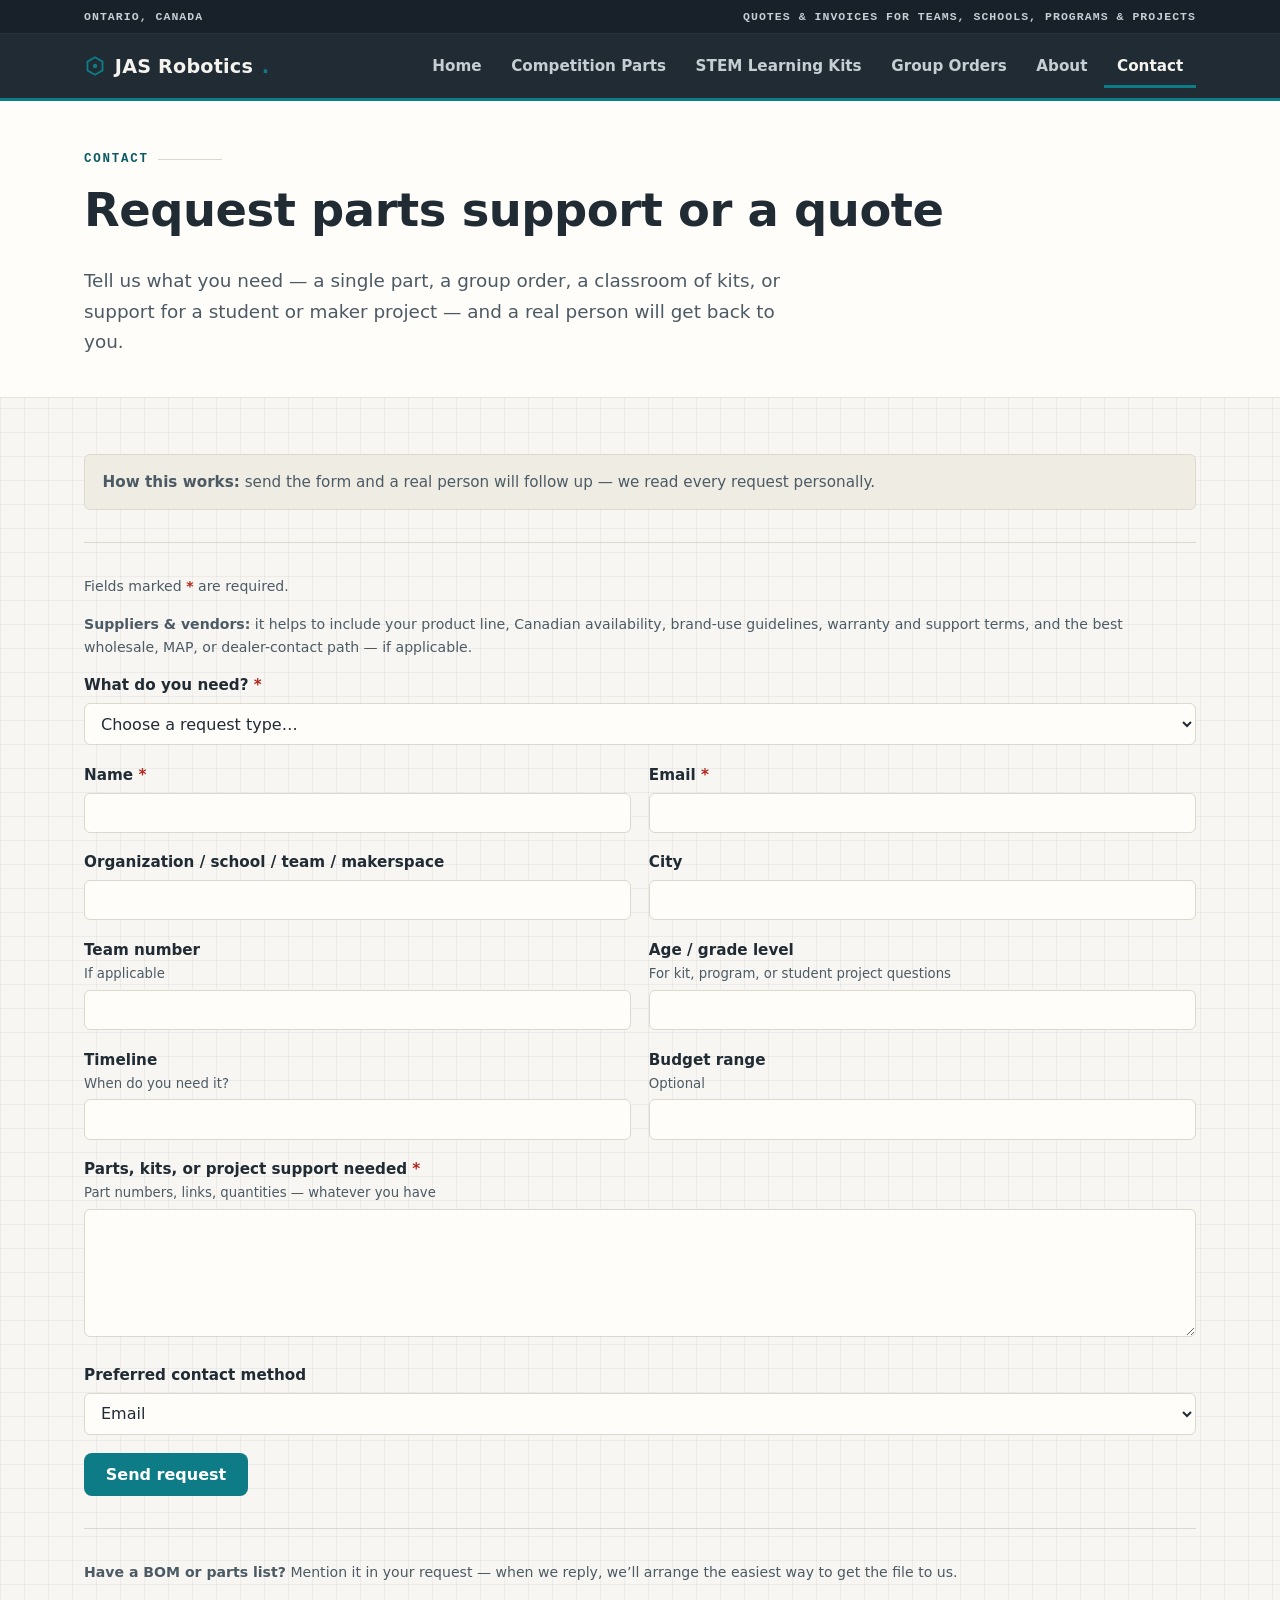
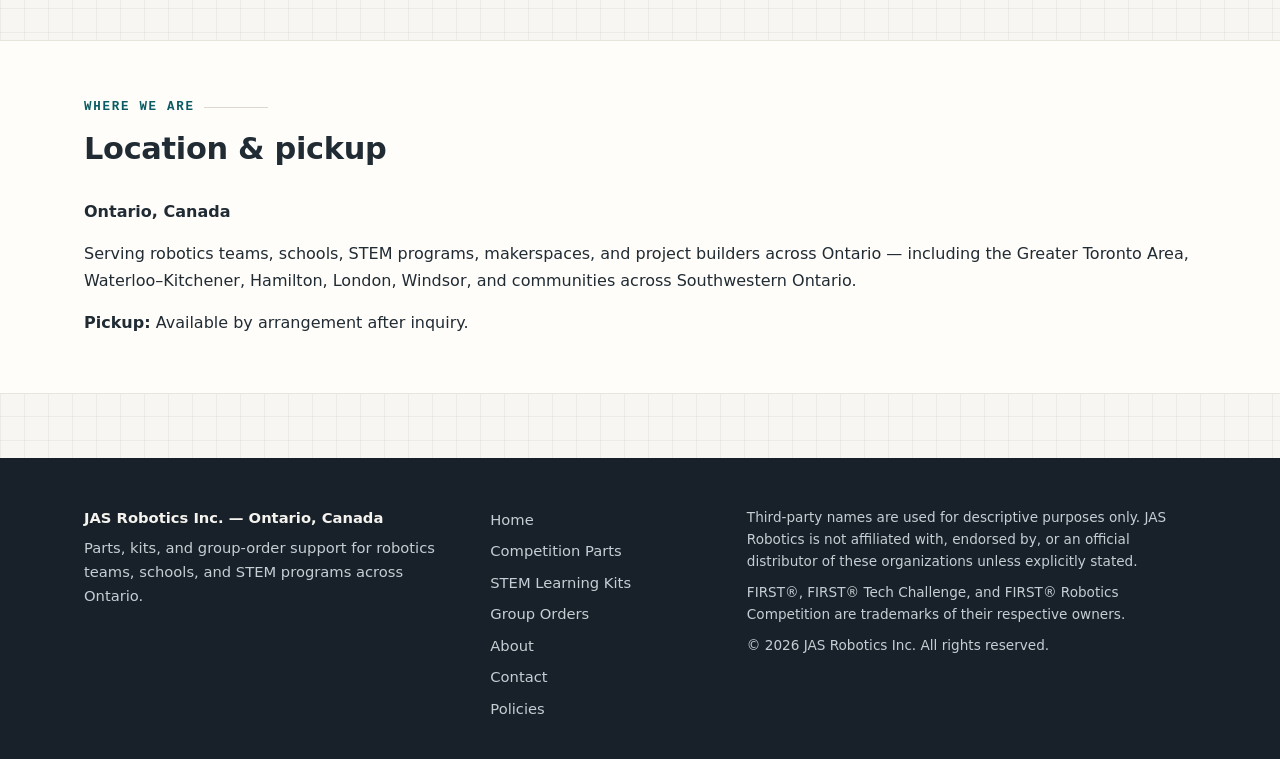
<file: contact.html>
<!DOCTYPE html>
<html lang="en">
<head>
  <meta charset="utf-8">
  <meta name="viewport" content="width=device-width, initial-scale=1">
  <title>Contact / Request a Quote — JAS Robotics</title>
  <meta name="description" content="Request parts support, join a group order, or get a school or camp quote from JAS Robotics — an independent robotics supplier in Ontario, Canada.">
  <link rel="icon" href="data:image/svg+xml,%3Csvg xmlns='http://www.w3.org/2000/svg' viewBox='0 0 64 64'%3E%3Crect width='64' height='64' rx='14' fill='%23202b34'/%3E%3Cpath d='M32 13l16.5 9.5v19L32 51l-16.5-9.5v-19z' fill='none' stroke='%230e7c86' stroke-width='4'/%3E%3Ccircle cx='32' cy='32' r='5.5' fill='%230e7c86'/%3E%3C/svg%3E">
  <link rel="stylesheet" href="styles.css">
  <script src="script.js" defer></script>
</head>
<body>

  <a class="skip-link" href="#main">Skip to main content</a>

  <header class="site-header">
    <div class="topbar">
      <div class="container topbar-inner">
        <span>Ontario, Canada</span>
        <span class="topbar-note">Quotes &amp; invoices for teams, schools, programs &amp; projects</span>
      </div>
    </div>
    <div class="container header-inner">
      <a class="wordmark" href="index.html"><svg class="wordmark-mark" viewBox="0 0 24 24" aria-hidden="true" focusable="false" xmlns="http://www.w3.org/2000/svg"><path d="M12 2.5l8.2 4.75v9.5L12 21.5l-8.2-4.75v-9.5z" fill="none" stroke="currentColor" stroke-width="2"/><circle cx="12" cy="12" r="2.4" fill="currentColor"/></svg>JAS Robotics<span class="wordmark-dot">.</span></a>
      <button class="nav-toggle" aria-expanded="false" aria-controls="site-nav">
        <span class="nav-toggle-bars" aria-hidden="true"><span></span><span></span><span></span></span>
        Menu
      </button>
      <nav id="site-nav" class="site-nav" aria-label="Main">
        <ul>
          <li><a href="index.html">Home</a></li>
          <li><a href="competition-parts.html">Competition Parts</a></li>
          <li><a href="stem-kits.html">STEM Learning Kits</a></li>
          <li><a href="group-orders.html">Group Orders</a></li>
          <li><a href="about.html">About</a></li>
          <li><a href="contact.html" aria-current="page">Contact</a></li>
        </ul>
      </nav>
    </div>
  </header>

  <main id="main">

    <!-- ============ Page hero ============ -->
    <section class="page-hero">
      <div class="container">
        <p class="eyebrow">Contact</p>
        <h1>Request parts support or a quote</h1>
        <p class="lead">Tell us what you need — a single part, a group order, a classroom of kits, or support for a student or maker project — and a real person will get back to you.</p>
      </div>
    </section>

    <!-- ============ Form ============ -->
    <section class="section">
      <div class="container">

        <!-- Live intake: form posts to a Google Apps Script web app that appends to a private Sheet
             and emails a notification per submission. To change the endpoint, redeploy the script
             and update the action below (setup guide: form-setup-google-sheet.md, kept locally). -->
        <!-- PLACEHOLDER: confirmed public contact email — to be supplied by owner (brief §14). Do not publish any email address until confirmed. -->
        <div class="notice" id="form-status-note">
          <strong>How this works:</strong> send the form and a real person will follow up — we read every request personally.
        </div>

        <hr class="rule">

        <p class="caveat">Fields marked <span class="req" aria-hidden="true">*</span> are required.</p>
        <p class="caveat"><strong>Suppliers &amp; vendors:</strong> it helps to include your product line, Canadian availability, brand-use guidelines, warranty and support terms, and the best wholesale, MAP, or dealer-contact path — if applicable.</p>
        <form class="form-grid" method="post" action="https://script.google.com/macros/s/AKfycbwxcKQfujNcGHW44QF_rKjDJ4EzW7EcmnXIc_NdBB6EPIyjbOiFSlk65fSAOo582Noq/exec">
          <div class="form-field form-field--full">
            <label for="request-type">What do you need? <span class="req" aria-hidden="true">*</span></label>
            <select id="request-type" name="request-type" required>
              <option value="">Choose a request type&hellip;</option>
              <option value="ftc-frc-parts">FTC/FRC parts</option>
              <option value="group-order">Group order</option>
              <option value="school-camp-quote">School/camp quote</option>
              <option value="student-maker-project">Student capstone / makerspace / DIY project</option>
              <option value="stem-kit-question">STEM kit question</option>
              <option value="event-pickup">Event pickup</option>
              <option value="used-surplus">Used/surplus</option>
              <option value="supplier-vendor">Supplier / vendor inquiry</option>
              <option value="school-program-collaboration">School / program collaboration</option>
              <option value="other">Other</option>
            </select>
          </div>

          <div class="form-field">
            <label for="name">Name <span class="req" aria-hidden="true">*</span></label>
            <input id="name" name="name" type="text" autocomplete="name" required>
          </div>
          <div class="form-field">
            <label for="email">Email <span class="req" aria-hidden="true">*</span></label>
            <input id="email" name="email" type="email" autocomplete="email" required>
          </div>

          <div class="form-field">
            <label for="organization">Organization / school / team / makerspace</label>
            <input id="organization" name="organization" type="text" autocomplete="organization">
          </div>
          <div class="form-field">
            <label for="city">City</label>
            <input id="city" name="city" type="text" autocomplete="address-level2">
          </div>

          <div class="form-field">
            <label for="team-number">Team number <span class="field-hint">If applicable</span></label>
            <input id="team-number" name="team-number" type="text" inputmode="numeric">
          </div>
          <div class="form-field">
            <label for="age-grade">Age / grade level <span class="field-hint">For kit, program, or student project questions</span></label>
            <input id="age-grade" name="age-grade" type="text">
          </div>

          <div class="form-field">
            <label for="timeline">Timeline <span class="field-hint">When do you need it?</span></label>
            <input id="timeline" name="timeline" type="text">
          </div>
          <div class="form-field">
            <label for="budget">Budget range <span class="field-hint">Optional</span></label>
            <input id="budget" name="budget" type="text">
          </div>

          <div class="form-field form-field--full">
            <label for="details">Parts, kits, or project support needed <span class="req" aria-hidden="true">*</span> <span class="field-hint">Part numbers, links, quantities — whatever you have</span></label>
            <textarea id="details" name="details" required></textarea>
          </div>

          <div class="form-field form-field--full">
            <label for="contact-method">Preferred contact method</label>
            <select id="contact-method" name="contact-method">
              <option value="email">Email</option>
              <option value="phone">Phone</option>
            </select>
          </div>

          <div class="form-field form-field--full hp-field" aria-hidden="true">
            <label for="website">Leave this field empty</label>
            <input id="website" name="website" type="text" tabindex="-1" autocomplete="off">
          </div>

          <div class="form-field form-field--full">
            <button class="btn btn--accent" type="submit" aria-describedby="form-status-note">Send request</button>
          </div>
        </form>

        <hr class="rule">
        <p class="caveat"><strong>Have a BOM or parts list?</strong> Mention it in your request — when we reply, we&rsquo;ll arrange the easiest way to get the file to us.<!-- NOTE: file upload is not supported by the sheet-backed intake; files are exchanged over email after first contact (brief §4.6, §10) --></p>
      </div>
    </section>

    <!-- ============ Location ============ -->
    <section class="section section--alt">
      <div class="container">
        <div class="section-head">
          <p class="eyebrow">Where we are</p>
          <h2>Location &amp; pickup</h2>
        </div>
        <p><strong>Ontario, Canada</strong></p>
        <p>Serving robotics teams, schools, STEM programs, makerspaces, and project builders across Ontario — including the Greater Toronto Area, Waterloo–Kitchener, Hamilton, London, Windsor, and communities across Southwestern Ontario.</p>
        <p><strong>Pickup:</strong> Available by arrangement after inquiry.</p>
      </div>
    </section>

  </main>

  <footer class="site-footer">
    <div class="container footer-grid">
      <div>
        <p class="footer-wordmark">JAS Robotics Inc. — Ontario, Canada</p>
        <p>Parts, kits, and group-order support for robotics teams, schools, and STEM programs across Ontario.</p>
      </div>
      <nav class="footer-nav" aria-label="Footer">
        <ul>
          <li><a href="index.html">Home</a></li>
          <li><a href="competition-parts.html">Competition Parts</a></li>
          <li><a href="stem-kits.html">STEM Learning Kits</a></li>
          <li><a href="group-orders.html">Group Orders</a></li>
          <li><a href="about.html">About</a></li>
          <li><a href="contact.html">Contact</a></li>
          <li><a href="policies.html">Policies</a></li>
        </ul>
      </nav>
      <div class="footer-legal">
        <p>Third-party names are used for descriptive purposes only. JAS Robotics is not affiliated with, endorsed by, or an official distributor of these organizations unless explicitly stated.</p>
        <p>FIRST®, FIRST® Tech Challenge, and FIRST® Robotics Competition are trademarks of their respective owners.</p>
        <p>&copy; 2026 JAS Robotics Inc. All rights reserved.</p>
      </div>
    </div>
  </footer>

</body>
</html>
</file>
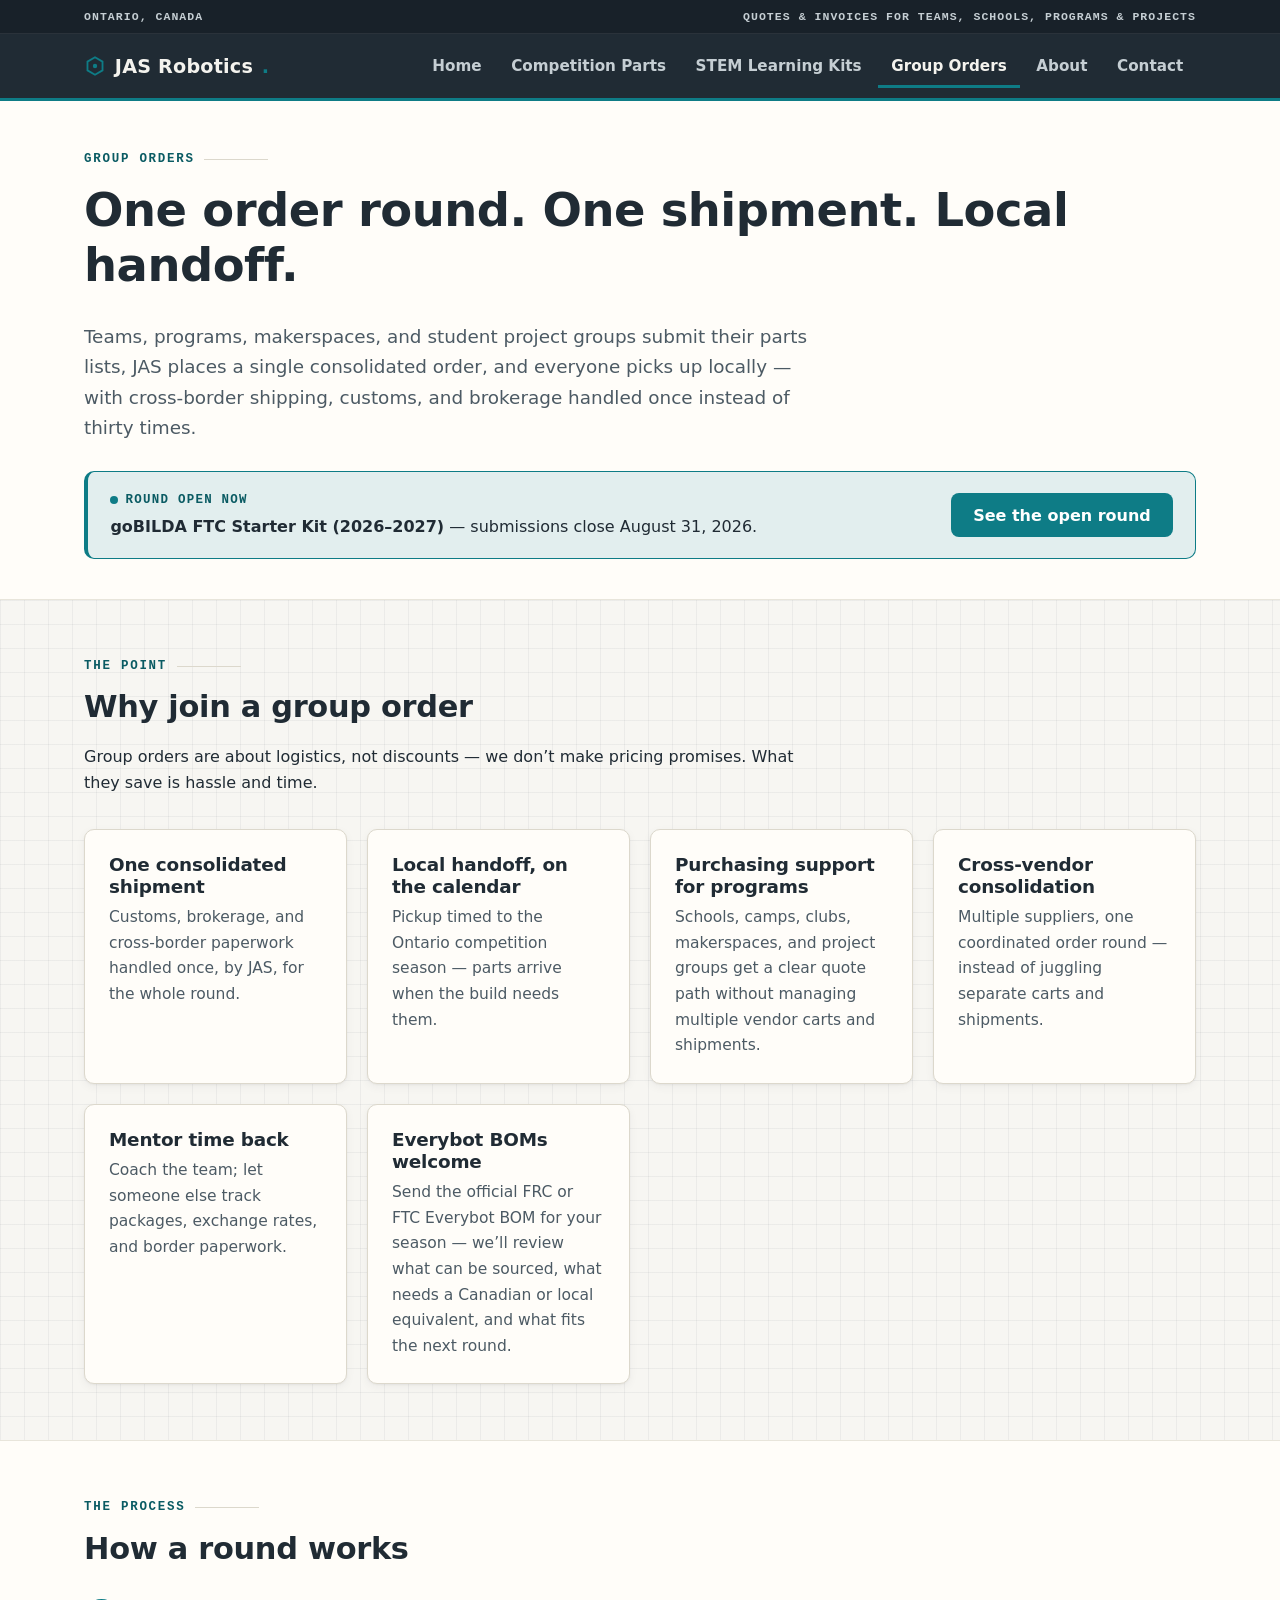
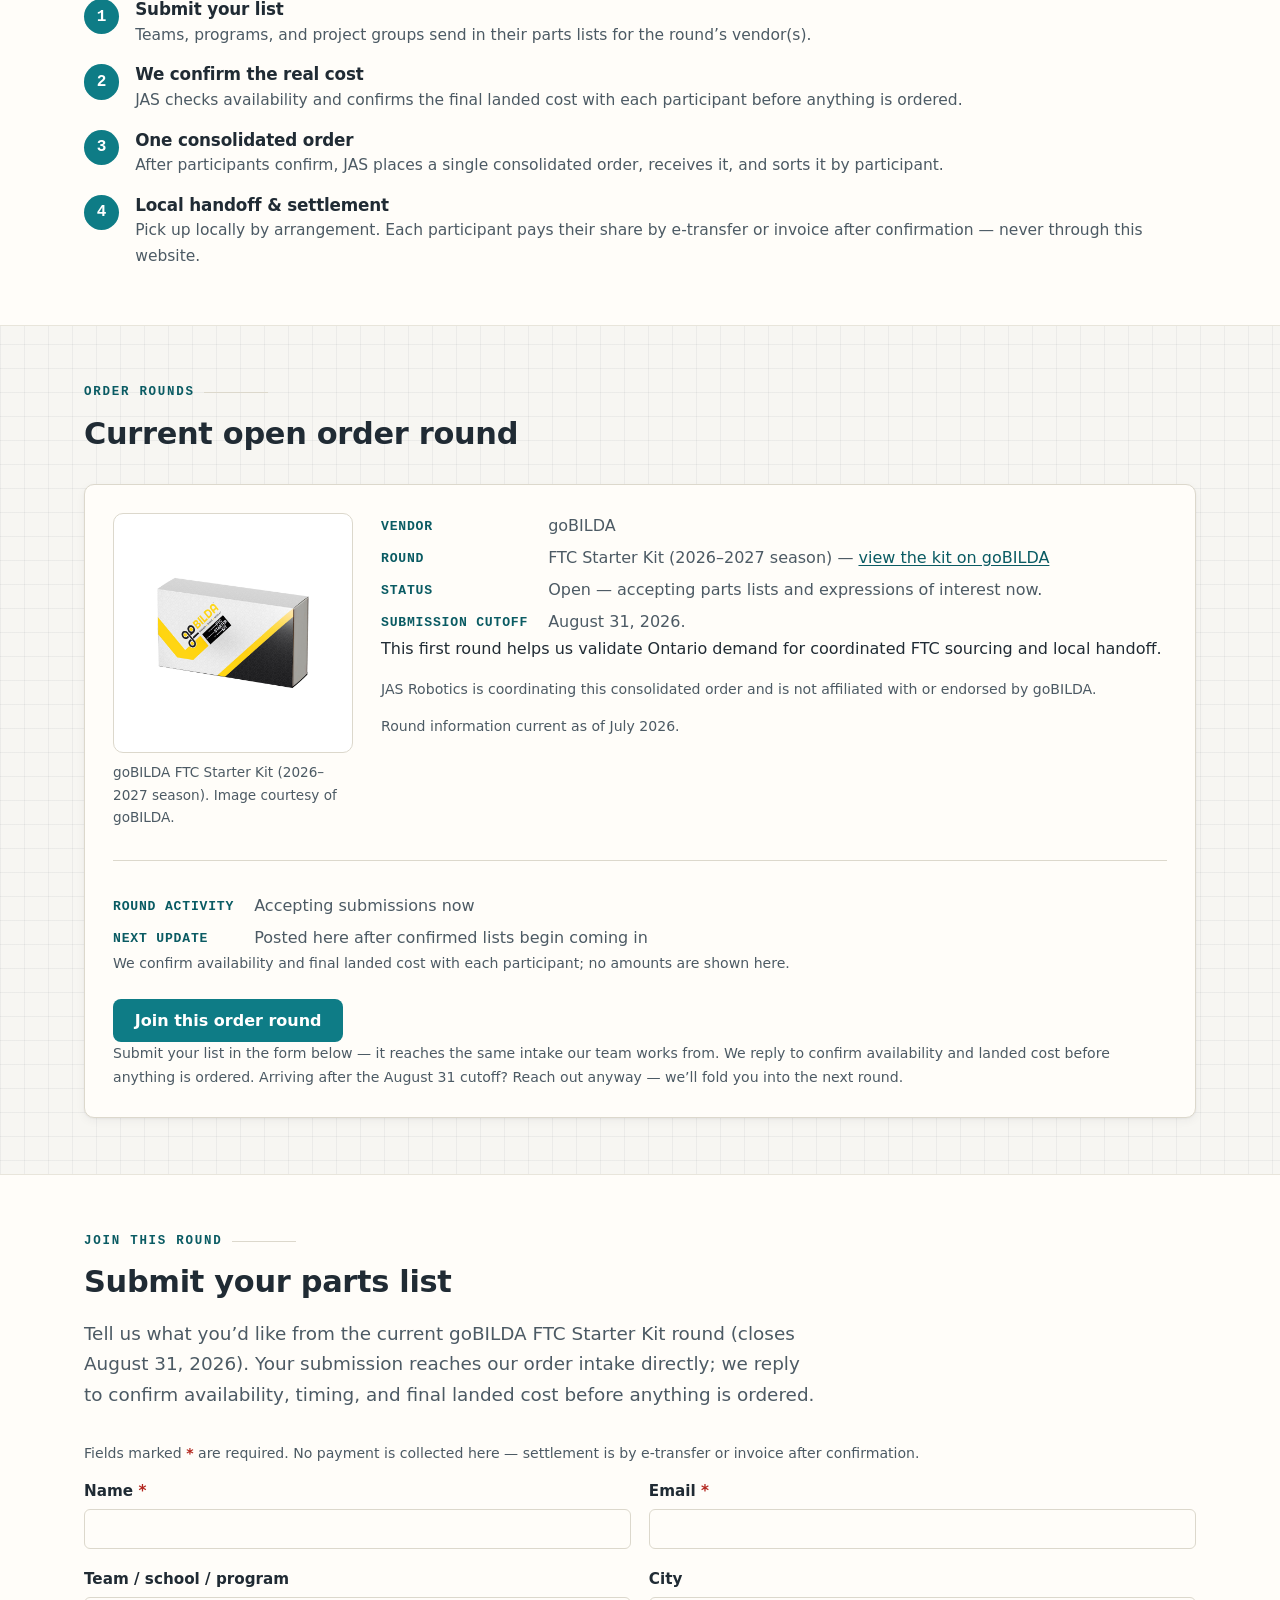
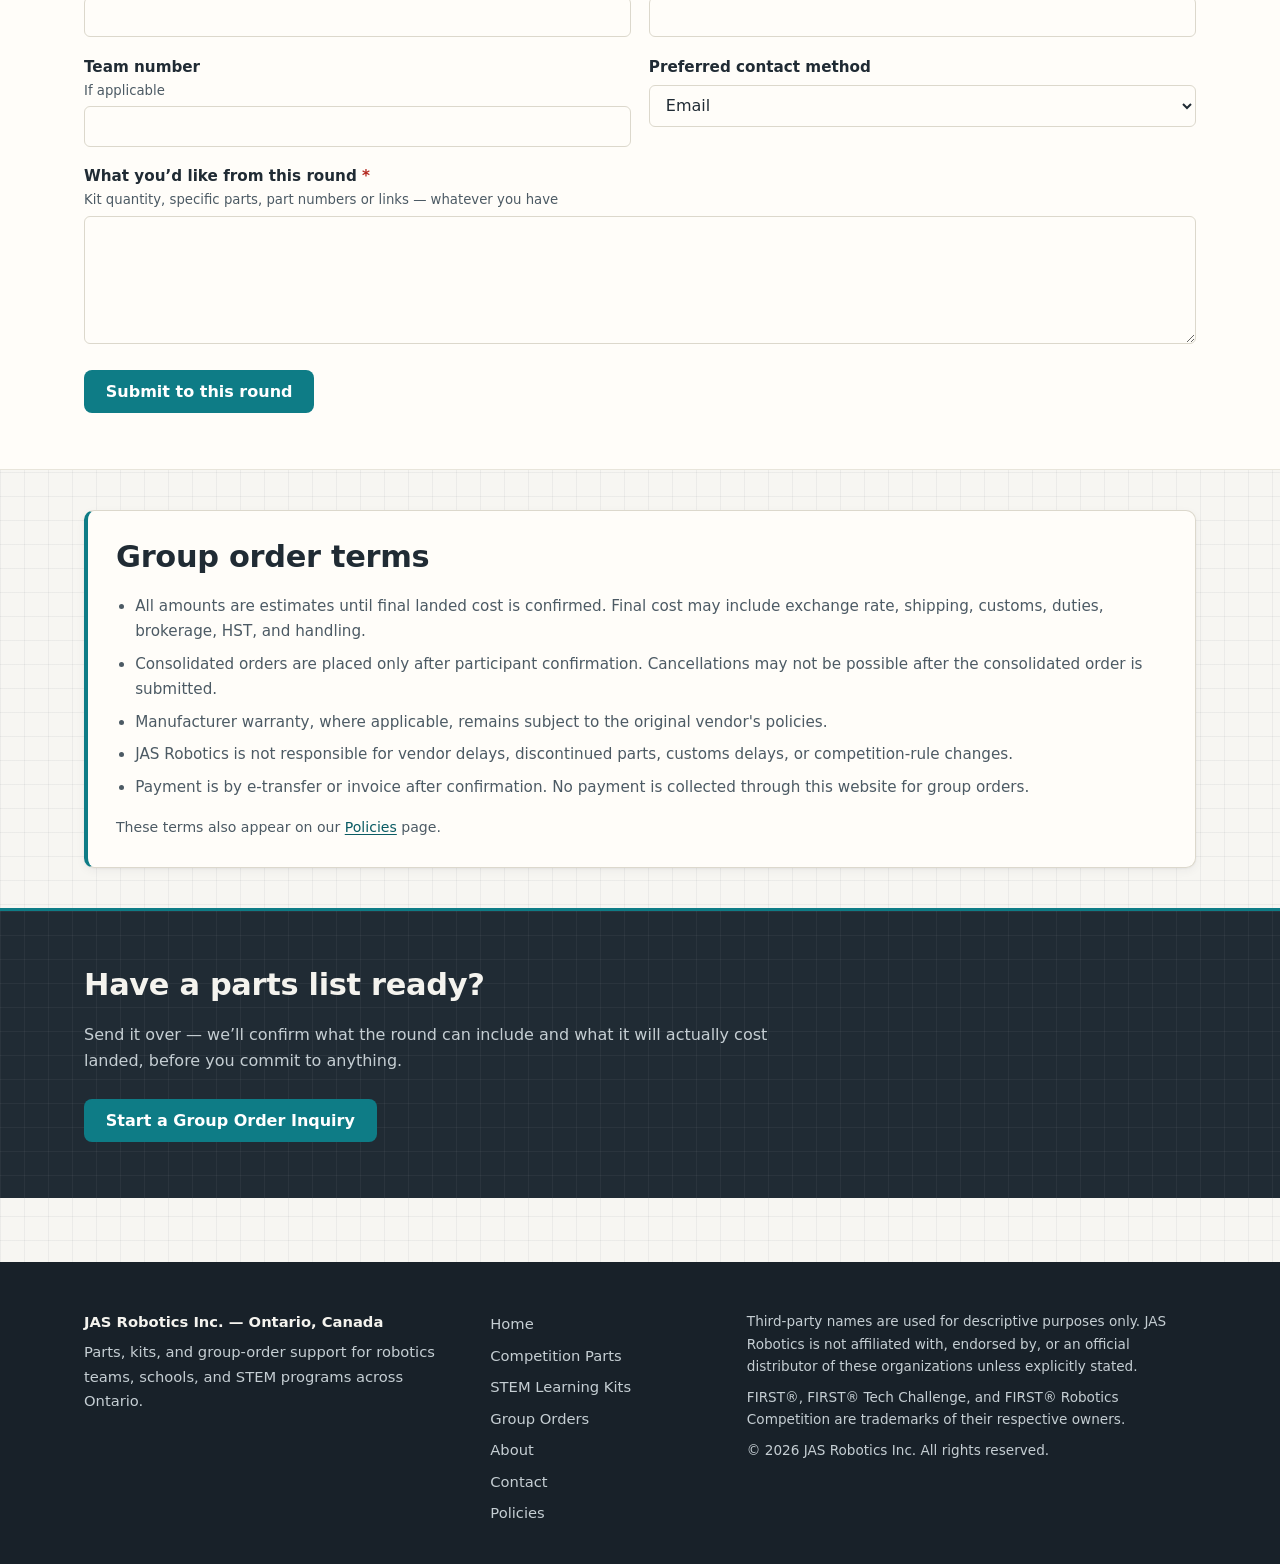
<file: group-orders.html>
<!DOCTYPE html>
<html lang="en">
<head>
  <meta charset="utf-8">
  <meta name="viewport" content="width=device-width, initial-scale=1">
  <title>Group Orders — JAS Robotics</title>
  <meta name="description" content="Consolidated robotics parts orders for Ontario teams, schools, camps, makerspaces, student projects, and programs: one coordinated order round, customs handled once, local handoff.">
  <link rel="icon" href="data:image/svg+xml,%3Csvg xmlns='http://www.w3.org/2000/svg' viewBox='0 0 64 64'%3E%3Crect width='64' height='64' rx='14' fill='%23202b34'/%3E%3Cpath d='M32 13l16.5 9.5v19L32 51l-16.5-9.5v-19z' fill='none' stroke='%230e7c86' stroke-width='4'/%3E%3Ccircle cx='32' cy='32' r='5.5' fill='%230e7c86'/%3E%3C/svg%3E">
  <link rel="stylesheet" href="styles.css">
  <script src="script.js" defer></script>
</head>
<body class="track-comp">

  <a class="skip-link" href="#main">Skip to main content</a>

  <header class="site-header">
    <div class="topbar">
      <div class="container topbar-inner">
        <span>Ontario, Canada</span>
        <span class="topbar-note">Quotes &amp; invoices for teams, schools, programs &amp; projects</span>
      </div>
    </div>
    <div class="container header-inner">
      <a class="wordmark" href="index.html"><svg class="wordmark-mark" viewBox="0 0 24 24" aria-hidden="true" focusable="false" xmlns="http://www.w3.org/2000/svg"><path d="M12 2.5l8.2 4.75v9.5L12 21.5l-8.2-4.75v-9.5z" fill="none" stroke="currentColor" stroke-width="2"/><circle cx="12" cy="12" r="2.4" fill="currentColor"/></svg>JAS Robotics<span class="wordmark-dot">.</span></a>
      <button class="nav-toggle" aria-expanded="false" aria-controls="site-nav">
        <span class="nav-toggle-bars" aria-hidden="true"><span></span><span></span><span></span></span>
        Menu
      </button>
      <nav id="site-nav" class="site-nav" aria-label="Main">
        <ul>
          <li><a href="index.html">Home</a></li>
          <li><a href="competition-parts.html">Competition Parts</a></li>
          <li><a href="stem-kits.html">STEM Learning Kits</a></li>
          <li><a href="group-orders.html" aria-current="page">Group Orders</a></li>
          <li><a href="about.html">About</a></li>
          <li><a href="contact.html">Contact</a></li>
        </ul>
      </nav>
    </div>
  </header>

  <main id="main">

    <!-- ============ Page hero ============ -->
    <section class="page-hero">
      <div class="container">
        <p class="eyebrow">Group Orders</p>
        <h1>One order round. One shipment. Local handoff.</h1>
        <p class="lead">Teams, programs, makerspaces, and student project groups submit their parts lists, JAS places a single consolidated order, and everyone picks up locally — with cross-border shipping, customs, and brokerage handled once instead of thirty times.</p>
        <div class="round-banner">
          <div>
            <p class="round-banner__label">Round open now</p>
            <p class="round-banner__text"><strong>goBILDA FTC Starter Kit (2026–2027)</strong> — submissions close August 31, 2026.</p>
          </div>
          <a class="btn btn--accent" href="#current-round">See the open round</a>
        </div>
      </div>
    </section>

    <!-- ============ Why group orders ============ -->
    <section class="section">
      <div class="container">
        <div class="section-head">
          <p class="eyebrow">The point</p>
          <h2>Why join a group order</h2>
          <p>Group orders are about logistics, not discounts — we don&rsquo;t make pricing promises. What they save is hassle and time.</p>
        </div>
        <div class="grid-cards">
          <article class="card">
            <h3>One consolidated shipment</h3>
            <p>Customs, brokerage, and cross-border paperwork handled once, by JAS, for the whole round.</p>
          </article>
          <article class="card">
            <h3>Local handoff, on the calendar</h3>
            <p>Pickup timed to the Ontario competition season — parts arrive when the build needs them.</p>
          </article>
          <article class="card">
            <h3>Purchasing support for programs</h3>
            <p>Schools, camps, clubs, makerspaces, and project groups get a clear quote path without managing multiple vendor carts and shipments.</p>
          </article>
          <article class="card">
            <h3>Cross-vendor consolidation</h3>
            <p>Multiple suppliers, one coordinated order round — instead of juggling separate carts and shipments.</p>
          </article>
          <article class="card">
            <h3>Mentor time back</h3>
            <p>Coach the team; let someone else track packages, exchange rates, and border paperwork.</p>
          </article>
          <article class="card">
            <h3>Everybot BOMs welcome</h3>
            <p>Send the official FRC or FTC Everybot BOM for your season — we&rsquo;ll review what can be sourced, what needs a Canadian or local equivalent, and what fits the next round.</p>
          </article>
        </div>
      </div>
    </section>

    <!-- ============ How it works ============ -->
    <section class="section section--alt">
      <div class="container">
        <div class="section-head">
          <p class="eyebrow">The process</p>
          <h2>How a round works</h2>
        </div>
        <ol class="steps">
          <li>
            <h3>Submit your list</h3>
            <p>Teams, programs, and project groups send in their parts lists for the round&rsquo;s vendor(s).</p>
          </li>
          <li>
            <h3>We confirm the real cost</h3>
            <p>JAS checks availability and confirms the final landed cost with each participant before anything is ordered.</p>
          </li>
          <li>
            <h3>One consolidated order</h3>
            <p>After participants confirm, JAS places a single consolidated order, receives it, and sorts it by participant.</p>
          </li>
          <li>
            <h3>Local handoff &amp; settlement</h3>
            <p>Pick up locally by arrangement. Each participant pays their share by e-transfer or invoice after confirmation — never through this website.</p>
          </li>
        </ol>
      </div>
    </section>

    <!-- ============ Current open order round ============ -->
    <section class="section" id="current-round">
      <div class="container">
        <div class="section-head">
          <p class="eyebrow">Order rounds</p>
          <h2>Current open order round</h2>
        </div>
        <div class="panel">
          <div style="display: flex; flex-wrap: wrap; gap: 1.75rem; align-items: flex-start;">
            <figure class="figure figure--inset" style="flex: 0 0 auto; width: min(15rem, 100%); margin: 0;">
              <img src="images/gobilda-ftc-starter-kit-2026-2027.jpg" alt="The goBILDA FTC Starter Kit for the 2026–2027 season, in its retail box." width="1280" height="1280" loading="lazy">
              <figcaption>goBILDA FTC Starter Kit (2026–2027 season). Image courtesy of goBILDA.</figcaption>
            </figure>
            <div style="flex: 1 1 16rem;">
              <dl class="dl-grid">
                <dt>Vendor</dt>
                <dd>goBILDA</dd>
                <dt>Round</dt>
                <dd>FTC Starter Kit (2026–2027 season) — <a href="https://www.gobilda.com/ftc-starter-kit-2026-2027-season/" target="_blank" rel="noopener noreferrer">view the kit on goBILDA</a></dd>
                <dt>Status</dt>
                <dd>Open — accepting parts lists and expressions of interest now.</dd>
                <dt>Submission cutoff</dt>
                <dd>August 31, 2026.<!-- Owner-supplied 2026-07-04: this round closes Aug 31, 2026. --></dd>
              </dl>
              <p>This first round helps us validate Ontario demand for coordinated FTC sourcing and local handoff.</p>
              <p class="caveat">JAS Robotics is coordinating this consolidated order and is not affiliated with or endorsed by goBILDA.</p>
              <p class="caveat">Round information current as of July 2026.</p>
            </div>
          </div>
          <hr class="rule">
          <!-- Progress bar intentionally parked while there are no confirmed lists yet — a 0% bar reads as "no demand". Restore .progress-track here (manually updated by owner only, never estimated or faked — brief §5) once real progress exists. -->
          <dl class="dl-grid">
            <dt>Round activity</dt>
            <dd>Accepting submissions now</dd>
            <dt>Next update</dt>
            <dd>Posted here after confirmed lists begin coming in</dd>
          </dl>
          <p class="caveat">We confirm availability and final landed cost with each participant; no amounts are shown here.</p>
          <div class="btn-row">
            <a class="btn btn--accent" href="#round-intake">Join this order round</a>
          </div>
          <p class="caveat">Submit your list in the form below — it reaches the same intake our team works from. We reply to confirm availability and landed cost before anything is ordered. Arriving after the August 31 cutoff? Reach out anyway — we&rsquo;ll fold you into the next round.</p>
        </div>
      </div>
    </section>

    <!-- ============ Round intake form ============ -->
    <section class="section section--alt" id="round-intake">
      <div class="container">
        <div class="section-head">
          <p class="eyebrow">Join this round</p>
          <h2>Submit your parts list</h2>
          <p class="lead">Tell us what you&rsquo;d like from the current goBILDA FTC Starter Kit round (closes August 31, 2026). Your submission reaches our order intake directly; we reply to confirm availability, timing, and final landed cost before anything is ordered.</p>
        </div>
        <p class="caveat">Fields marked <span class="req" aria-hidden="true">*</span> are required. No payment is collected here — settlement is by e-transfer or invoice after confirmation.</p>
        <form class="form-grid" method="post" action="https://script.google.com/macros/s/AKfycbwxcKQfujNcGHW44QF_rKjDJ4EzW7EcmnXIc_NdBB6EPIyjbOiFSlk65fSAOo582Noq/exec">
          <input type="hidden" name="request-type" value="Group order — goBILDA FTC Starter Kit (2026–2027)">
          <div class="form-field">
            <label for="go-name">Name <span class="req" aria-hidden="true">*</span></label>
            <input id="go-name" name="name" type="text" autocomplete="name" required>
          </div>
          <div class="form-field">
            <label for="go-email">Email <span class="req" aria-hidden="true">*</span></label>
            <input id="go-email" name="email" type="email" autocomplete="email" required>
          </div>
          <div class="form-field">
            <label for="go-org">Team / school / program</label>
            <input id="go-org" name="organization" type="text" autocomplete="organization">
          </div>
          <div class="form-field">
            <label for="go-city">City</label>
            <input id="go-city" name="city" type="text" autocomplete="address-level2">
          </div>
          <div class="form-field">
            <label for="go-team">Team number <span class="field-hint">If applicable</span></label>
            <input id="go-team" name="team-number" type="text" inputmode="numeric">
          </div>
          <div class="form-field">
            <label for="go-contact">Preferred contact method</label>
            <select id="go-contact" name="contact-method">
              <option value="email">Email</option>
              <option value="phone">Phone</option>
            </select>
          </div>
          <div class="form-field form-field--full">
            <label for="go-details">What you&rsquo;d like from this round <span class="req" aria-hidden="true">*</span> <span class="field-hint">Kit quantity, specific parts, part numbers or links — whatever you have</span></label>
            <textarea id="go-details" name="details" required></textarea>
          </div>
          <div class="form-field form-field--full hp-field" aria-hidden="true">
            <label for="go-website">Leave this field empty</label>
            <input id="go-website" name="website" type="text" tabindex="-1" autocomplete="off">
          </div>
          <div class="form-field form-field--full">
            <button class="btn btn--accent" type="submit">Submit to this round</button>
          </div>
        </form>
      </div>
    </section>

    <!-- ============ Group Order Terms ============ -->
    <section class="section section--tight">
      <div class="container">
        <div class="panel terms-panel">
          <h2>Group order terms</h2>
          <ul>
            <li>All amounts are estimates until final landed cost is confirmed. Final cost may include exchange rate, shipping, customs, duties, brokerage, HST, and handling.</li>
            <li>Consolidated orders are placed only after participant confirmation. Cancellations may not be possible after the consolidated order is submitted.</li>
            <li>Manufacturer warranty, where applicable, remains subject to the original vendor's policies.</li>
            <li>JAS Robotics is not responsible for vendor delays, discontinued parts, customs delays, or competition-rule changes.</li>
            <li>Payment is by e-transfer or invoice after confirmation. No payment is collected through this website for group orders.</li>
          </ul>
          <p class="caveat">These terms also appear on our <a href="policies.html">Policies</a> page.</p>
        </div>
      </div>
    </section>

    <!-- ============ Closing CTA ============ -->
    <section class="band">
      <div class="container">
        <h2>Have a parts list ready?</h2>
        <p>Send it over — we&rsquo;ll confirm what the round can include and what it will actually cost landed, before you commit to anything.</p>
        <div class="btn-row">
          <a class="btn btn--accent" href="contact.html">Start a Group Order Inquiry</a>
        </div>
      </div>
    </section>

  </main>

  <footer class="site-footer">
    <div class="container footer-grid">
      <div>
        <p class="footer-wordmark">JAS Robotics Inc. — Ontario, Canada</p>
        <p>Parts, kits, and group-order support for robotics teams, schools, and STEM programs across Ontario.</p>
      </div>
      <nav class="footer-nav" aria-label="Footer">
        <ul>
          <li><a href="index.html">Home</a></li>
          <li><a href="competition-parts.html">Competition Parts</a></li>
          <li><a href="stem-kits.html">STEM Learning Kits</a></li>
          <li><a href="group-orders.html">Group Orders</a></li>
          <li><a href="about.html">About</a></li>
          <li><a href="contact.html">Contact</a></li>
          <li><a href="policies.html">Policies</a></li>
        </ul>
      </nav>
      <div class="footer-legal">
        <p>Third-party names are used for descriptive purposes only. JAS Robotics is not affiliated with, endorsed by, or an official distributor of these organizations unless explicitly stated.</p>
        <p>FIRST®, FIRST® Tech Challenge, and FIRST® Robotics Competition are trademarks of their respective owners.</p>
        <p>&copy; 2026 JAS Robotics Inc. All rights reserved.</p>
      </div>
    </div>
  </footer>

</body>
</html>
</file>
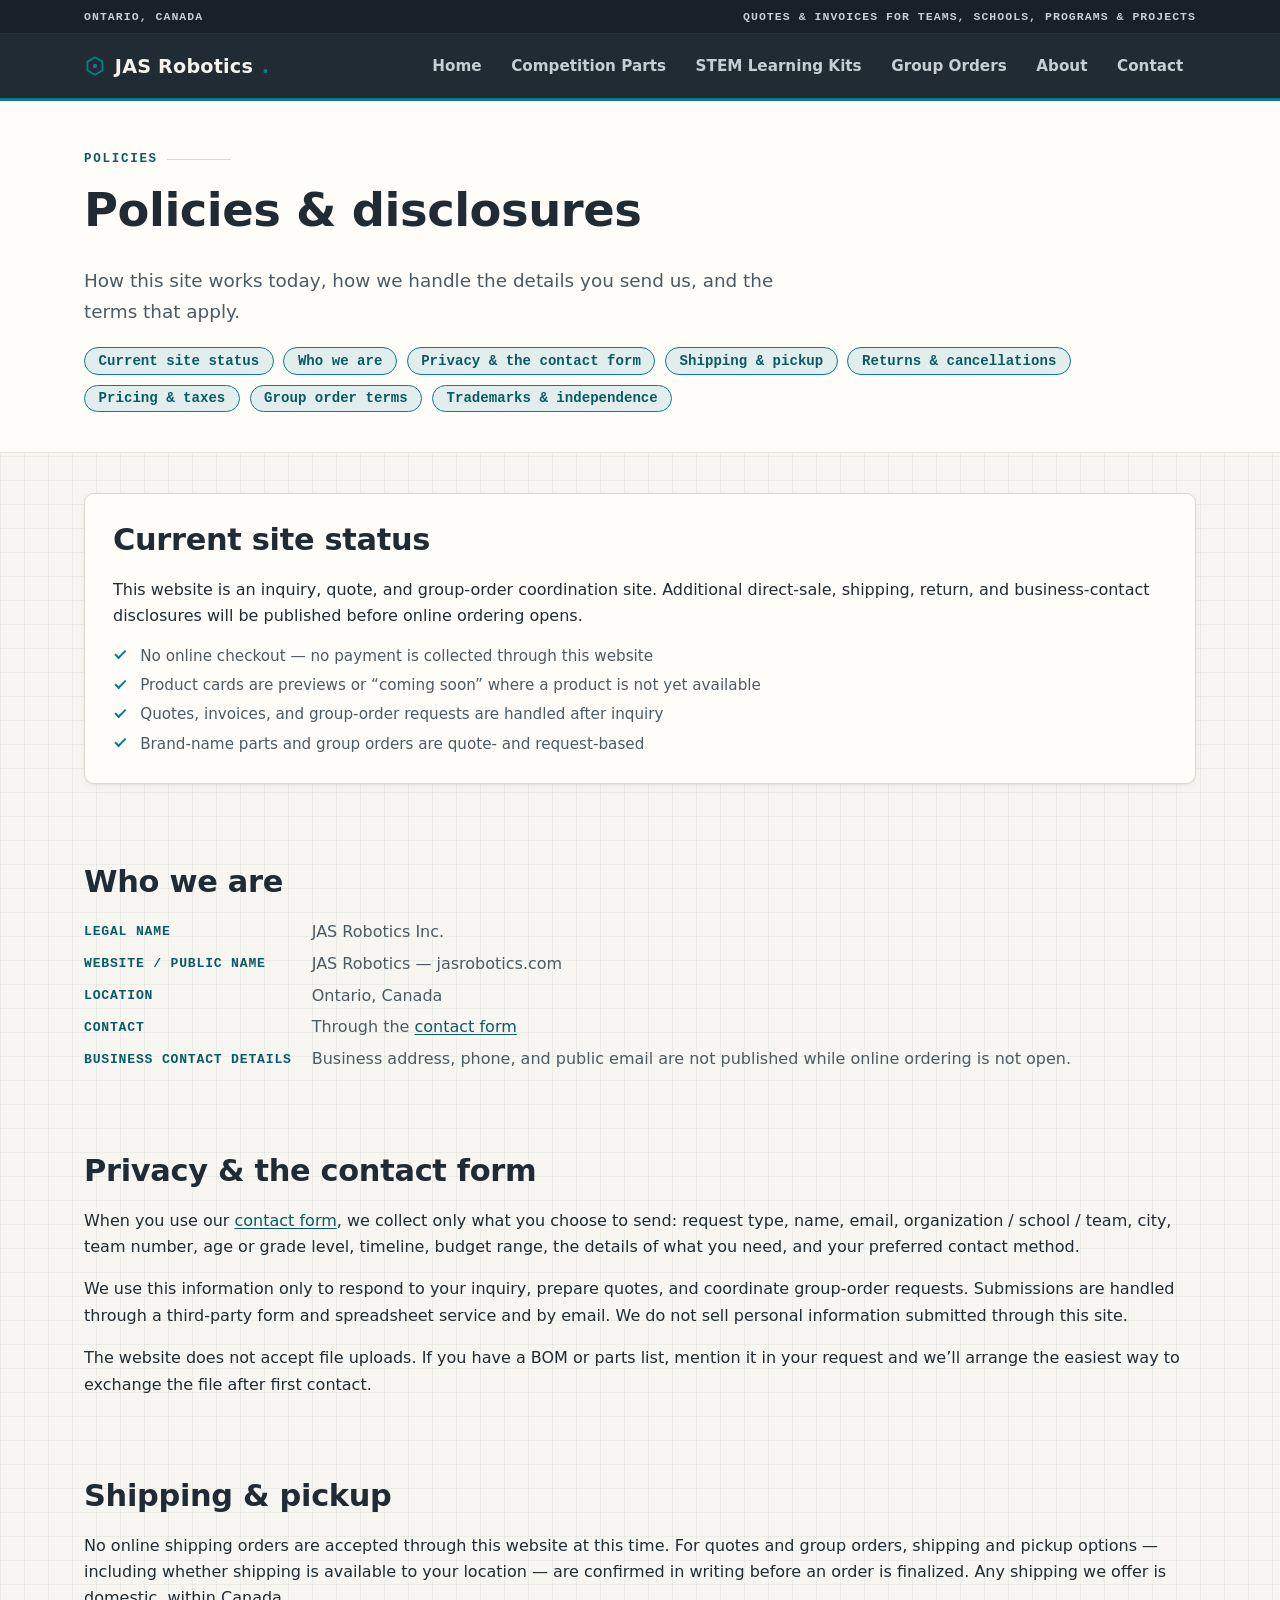
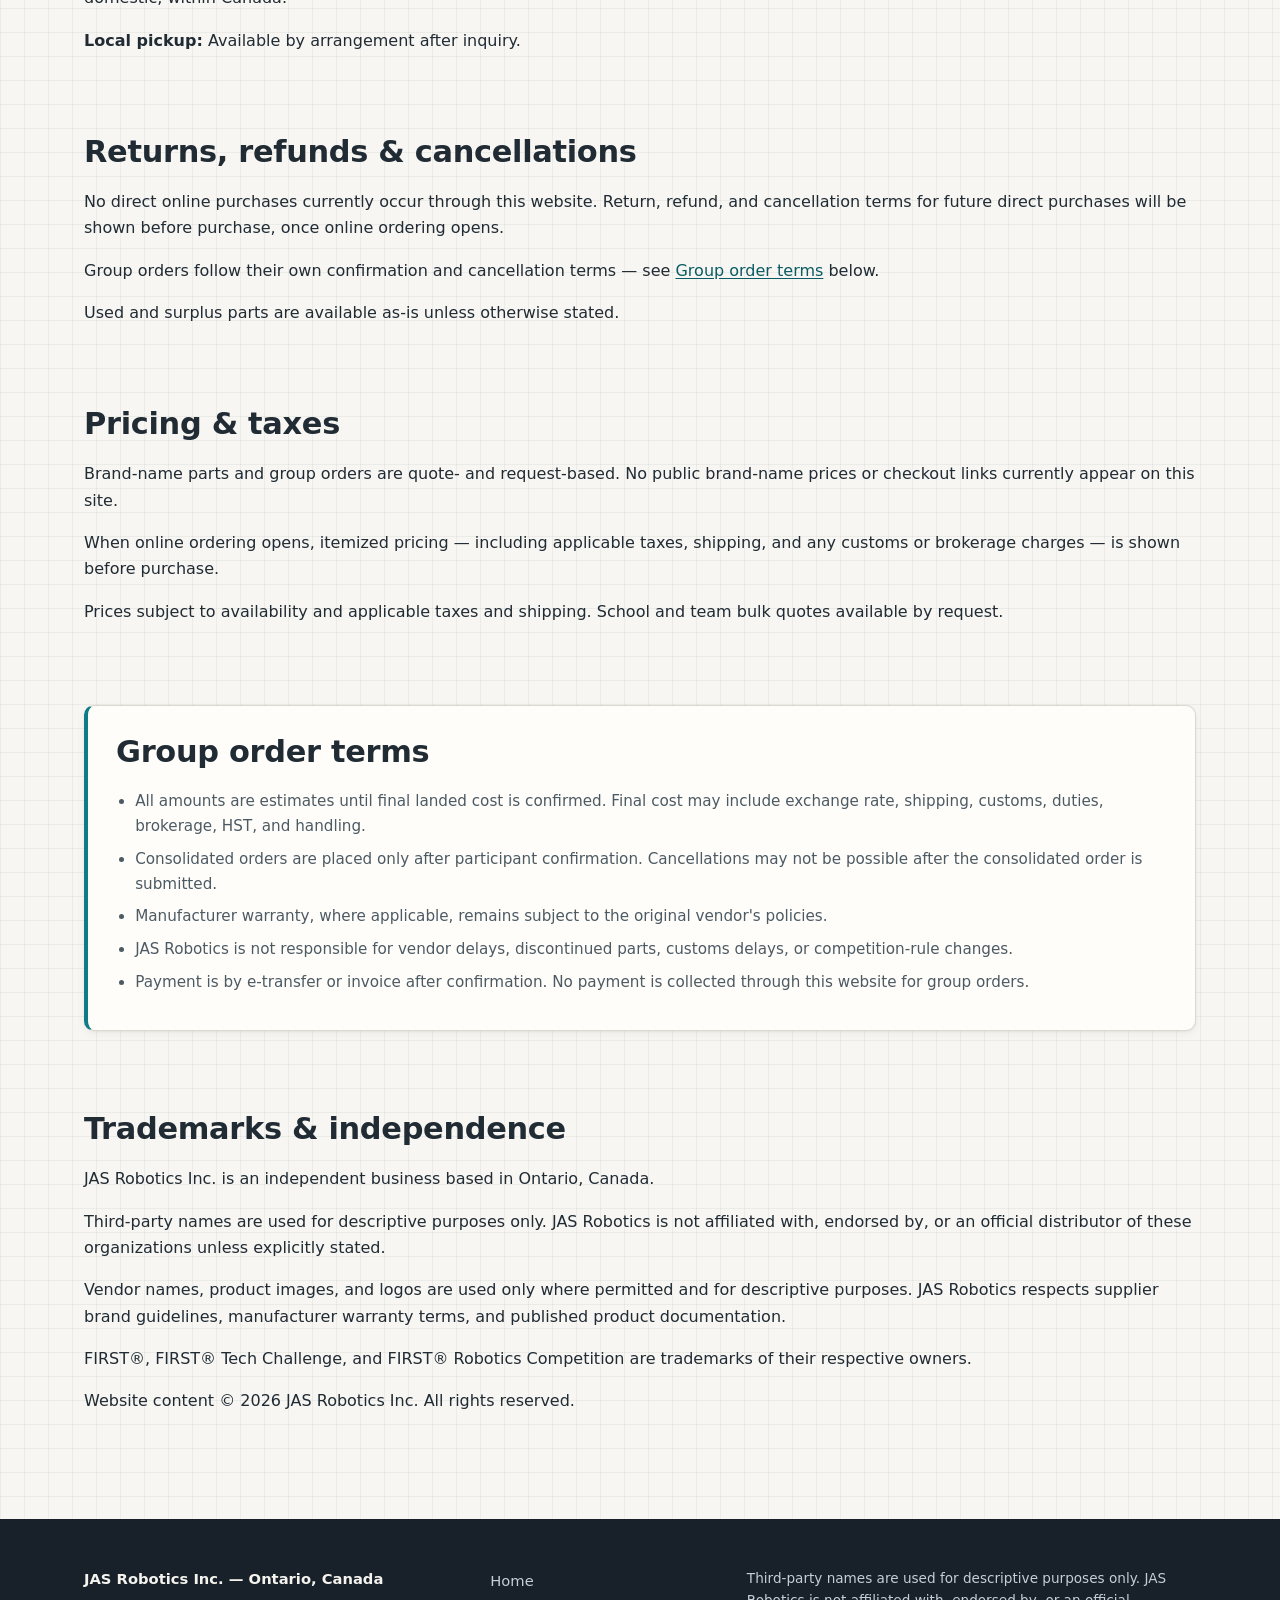
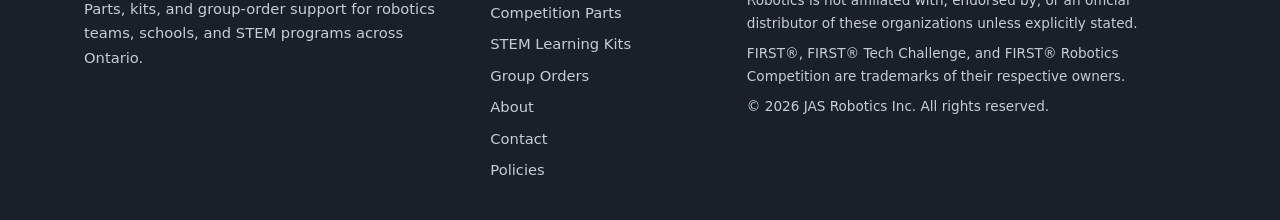
<file: policies.html>
<!DOCTYPE html>
<html lang="en">
<head>
  <meta charset="utf-8">
  <meta name="viewport" content="width=device-width, initial-scale=1">
  <title>Policies &amp; Disclosures — JAS Robotics</title>
  <meta name="description" content="How JAS Robotics handles inquiries, quotes, group orders, and the information you send — plus pricing, returns, group-order terms, and trademark disclosures. Inquiry-only site; no online checkout yet.">
  <link rel="icon" href="data:image/svg+xml,%3Csvg xmlns='http://www.w3.org/2000/svg' viewBox='0 0 64 64'%3E%3Crect width='64' height='64' rx='14' fill='%23202b34'/%3E%3Cpath d='M32 13l16.5 9.5v19L32 51l-16.5-9.5v-19z' fill='none' stroke='%230e7c86' stroke-width='4'/%3E%3Ccircle cx='32' cy='32' r='5.5' fill='%230e7c86'/%3E%3C/svg%3E">
  <link rel="stylesheet" href="styles.css">
  <script src="script.js" defer></script>
</head>
<body>

  <a class="skip-link" href="#main">Skip to main content</a>

  <header class="site-header">
    <div class="topbar">
      <div class="container topbar-inner">
        <span>Ontario, Canada</span>
        <span class="topbar-note">Quotes &amp; invoices for teams, schools, programs &amp; projects</span>
      </div>
    </div>
    <div class="container header-inner">
      <a class="wordmark" href="index.html"><svg class="wordmark-mark" viewBox="0 0 24 24" aria-hidden="true" focusable="false" xmlns="http://www.w3.org/2000/svg"><path d="M12 2.5l8.2 4.75v9.5L12 21.5l-8.2-4.75v-9.5z" fill="none" stroke="currentColor" stroke-width="2"/><circle cx="12" cy="12" r="2.4" fill="currentColor"/></svg>JAS Robotics<span class="wordmark-dot">.</span></a>
      <button class="nav-toggle" aria-expanded="false" aria-controls="site-nav">
        <span class="nav-toggle-bars" aria-hidden="true"><span></span><span></span><span></span></span>
        Menu
      </button>
      <nav id="site-nav" class="site-nav" aria-label="Main">
        <ul>
          <li><a href="index.html">Home</a></li>
          <li><a href="competition-parts.html">Competition Parts</a></li>
          <li><a href="stem-kits.html">STEM Learning Kits</a></li>
          <li><a href="group-orders.html">Group Orders</a></li>
          <li><a href="about.html">About</a></li>
          <li><a href="contact.html">Contact</a></li>
        </ul>
      </nav>
    </div>
  </header>

  <main id="main">

    <!-- ============ Page hero ============ -->
    <section class="page-hero">
      <div class="container">
        <p class="eyebrow">Policies</p>
        <h1>Policies &amp; disclosures</h1>
        <p class="lead">How this site works today, how we handle the details you send us, and the terms that apply.</p>
        <nav class="jump-nav" aria-label="Page sections">
          <ul>
            <li><a href="#site-status">Current site status</a></li>
            <li><a href="#who-we-are">Who we are</a></li>
            <li><a href="#privacy">Privacy &amp; the contact form</a></li>
            <li><a href="#shipping">Shipping &amp; pickup</a></li>
            <li><a href="#returns">Returns &amp; cancellations</a></li>
            <li><a href="#pricing">Pricing &amp; taxes</a></li>
            <li><a href="#group-order-terms">Group order terms</a></li>
            <li><a href="#trademarks">Trademarks &amp; independence</a></li>
          </ul>
        </nav>
      </div>
    </section>

    <!-- ============ Current site status ============ -->
    <section class="section section--tight" id="site-status">
      <div class="container">
        <!-- NOTE (brief §12 gate 1): full Ontario internet-sales disclosures (business address, phone, itemized pricing, cancellation/return terms) must be added before any checkout link goes live. The site is inquiry-only today, so those are intentionally reserved. Owner preference 2026-07-04: do NOT publish business email/address on the site for now. -->
        <div class="panel">
          <h2>Current site status</h2>
          <p>This website is an inquiry, quote, and group-order coordination site. Additional direct-sale, shipping, return, and business-contact disclosures will be published before online ordering opens.</p>
          <ul class="checklist">
            <li>No online checkout — no payment is collected through this website</li>
            <li>Product cards are previews or &ldquo;coming soon&rdquo; where a product is not yet available</li>
            <li>Quotes, invoices, and group-order requests are handled after inquiry</li>
            <li>Brand-name parts and group orders are quote- and request-based</li>
          </ul>
        </div>
      </div>
    </section>

    <!-- ============ Who we are ============ -->
    <section class="section section--tight" id="who-we-are">
      <div class="container">
        <h2>Who we are</h2>
        <dl class="dl-grid">
          <dt>Legal name</dt>
          <dd>JAS Robotics Inc.</dd>
          <dt>Website / public name</dt>
          <dd>JAS Robotics — jasrobotics.com</dd>
          <dt>Location</dt>
          <dd>Ontario, Canada</dd>
          <dt>Contact</dt>
          <dd>Through the <a href="contact.html">contact form</a></dd>
          <dt>Business contact details</dt>
          <dd>Business address, phone, and public email are not published while online ordering is not open.<!-- PLACEHOLDER: business address / phone / public email — to be supplied by owner before checkout opens (brief §14, §12 gate 1). Owner preference 2026-07-04: keep unpublished for now. --></dd>
        </dl>
      </div>
    </section>

    <!-- ============ Privacy & the contact form ============ -->
    <section class="section section--tight" id="privacy">
      <div class="container">
        <h2>Privacy &amp; the contact form</h2>
        <p>When you use our <a href="contact.html">contact form</a>, we collect only what you choose to send: request type, name, email, organization / school / team, city, team number, age or grade level, timeline, budget range, the details of what you need, and your preferred contact method.</p>
        <p>We use this information only to respond to your inquiry, prepare quotes, and coordinate group-order requests. Submissions are handled through a third-party form and spreadsheet service and by email. We do not sell personal information submitted through this site.</p>
        <p>The website does not accept file uploads. If you have a BOM or parts list, mention it in your request and we&rsquo;ll arrange the easiest way to exchange the file after first contact.</p>
      </div>
    </section>

    <!-- ============ Shipping & pickup ============ -->
    <section class="section section--tight" id="shipping">
      <div class="container">
        <h2>Shipping &amp; pickup</h2>
        <p>No online shipping orders are accepted through this website at this time. For quotes and group orders, shipping and pickup options — including whether shipping is available to your location — are confirmed in writing before an order is finalized. Any shipping we offer is domestic, within Canada.</p>
        <p><strong>Local pickup:</strong> Available by arrangement after inquiry.</p>
      </div>
    </section>

    <!-- ============ Returns, refunds & cancellations ============ -->
    <section class="section section--tight" id="returns">
      <div class="container">
        <h2>Returns, refunds &amp; cancellations</h2>
        <p>No direct online purchases currently occur through this website. Return, refund, and cancellation terms for future direct purchases will be shown before purchase, once online ordering opens.</p>
        <p>Group orders follow their own confirmation and cancellation terms — see <a href="#group-order-terms">Group order terms</a> below.</p>
        <p>Used and surplus parts are available as-is unless otherwise stated.</p>
      </div>
    </section>

    <!-- ============ Pricing & taxes ============ -->
    <section class="section section--tight" id="pricing">
      <div class="container">
        <h2>Pricing &amp; taxes</h2>
        <p>Brand-name parts and group orders are quote- and request-based. No public brand-name prices or checkout links currently appear on this site.</p>
        <p>When online ordering opens, itemized pricing — including applicable taxes, shipping, and any customs or brokerage charges — is shown before purchase.</p>
        <p>Prices subject to availability and applicable taxes and shipping. School and team bulk quotes available by request.</p>
      </div>
    </section>

    <!-- ============ Group Order Terms ============ -->
    <section class="section section--tight" id="group-order-terms">
      <div class="container">
        <div class="panel terms-panel">
          <h2>Group order terms</h2>
          <ul>
            <li>All amounts are estimates until final landed cost is confirmed. Final cost may include exchange rate, shipping, customs, duties, brokerage, HST, and handling.</li>
            <li>Consolidated orders are placed only after participant confirmation. Cancellations may not be possible after the consolidated order is submitted.</li>
            <li>Manufacturer warranty, where applicable, remains subject to the original vendor's policies.</li>
            <li>JAS Robotics is not responsible for vendor delays, discontinued parts, customs delays, or competition-rule changes.</li>
            <li>Payment is by e-transfer or invoice after confirmation. No payment is collected through this website for group orders.</li>
          </ul>
        </div>
      </div>
    </section>

    <!-- ============ Trademarks & independence ============ -->
    <section class="section section--tight" id="trademarks">
      <div class="container">
        <h2>Trademarks &amp; independence</h2>
        <p>JAS Robotics Inc. is an independent business based in Ontario, Canada.</p>
        <p>Third-party names are used for descriptive purposes only. JAS Robotics is not affiliated with, endorsed by, or an official distributor of these organizations unless explicitly stated.</p>
        <p>Vendor names, product images, and logos are used only where permitted and for descriptive purposes. JAS Robotics respects supplier brand guidelines, manufacturer warranty terms, and published product documentation.</p>
        <p>FIRST®, FIRST® Tech Challenge, and FIRST® Robotics Competition are trademarks of their respective owners.</p>
        <p>Website content &copy; 2026 JAS Robotics Inc. All rights reserved.</p>
      </div>
    </section>

  </main>

  <footer class="site-footer">
    <div class="container footer-grid">
      <div>
        <p class="footer-wordmark">JAS Robotics Inc. — Ontario, Canada</p>
        <p>Parts, kits, and group-order support for robotics teams, schools, and STEM programs across Ontario.</p>
      </div>
      <nav class="footer-nav" aria-label="Footer">
        <ul>
          <li><a href="index.html">Home</a></li>
          <li><a href="competition-parts.html">Competition Parts</a></li>
          <li><a href="stem-kits.html">STEM Learning Kits</a></li>
          <li><a href="group-orders.html">Group Orders</a></li>
          <li><a href="about.html">About</a></li>
          <li><a href="contact.html">Contact</a></li>
          <li><a href="policies.html">Policies</a></li>
        </ul>
      </nav>
      <div class="footer-legal">
        <p>Third-party names are used for descriptive purposes only. JAS Robotics is not affiliated with, endorsed by, or an official distributor of these organizations unless explicitly stated.</p>
        <p>FIRST®, FIRST® Tech Challenge, and FIRST® Robotics Competition are trademarks of their respective owners.</p>
        <p>&copy; 2026 JAS Robotics Inc. All rights reserved.</p>
      </div>
    </div>
  </footer>

</body>
</html>
</file>
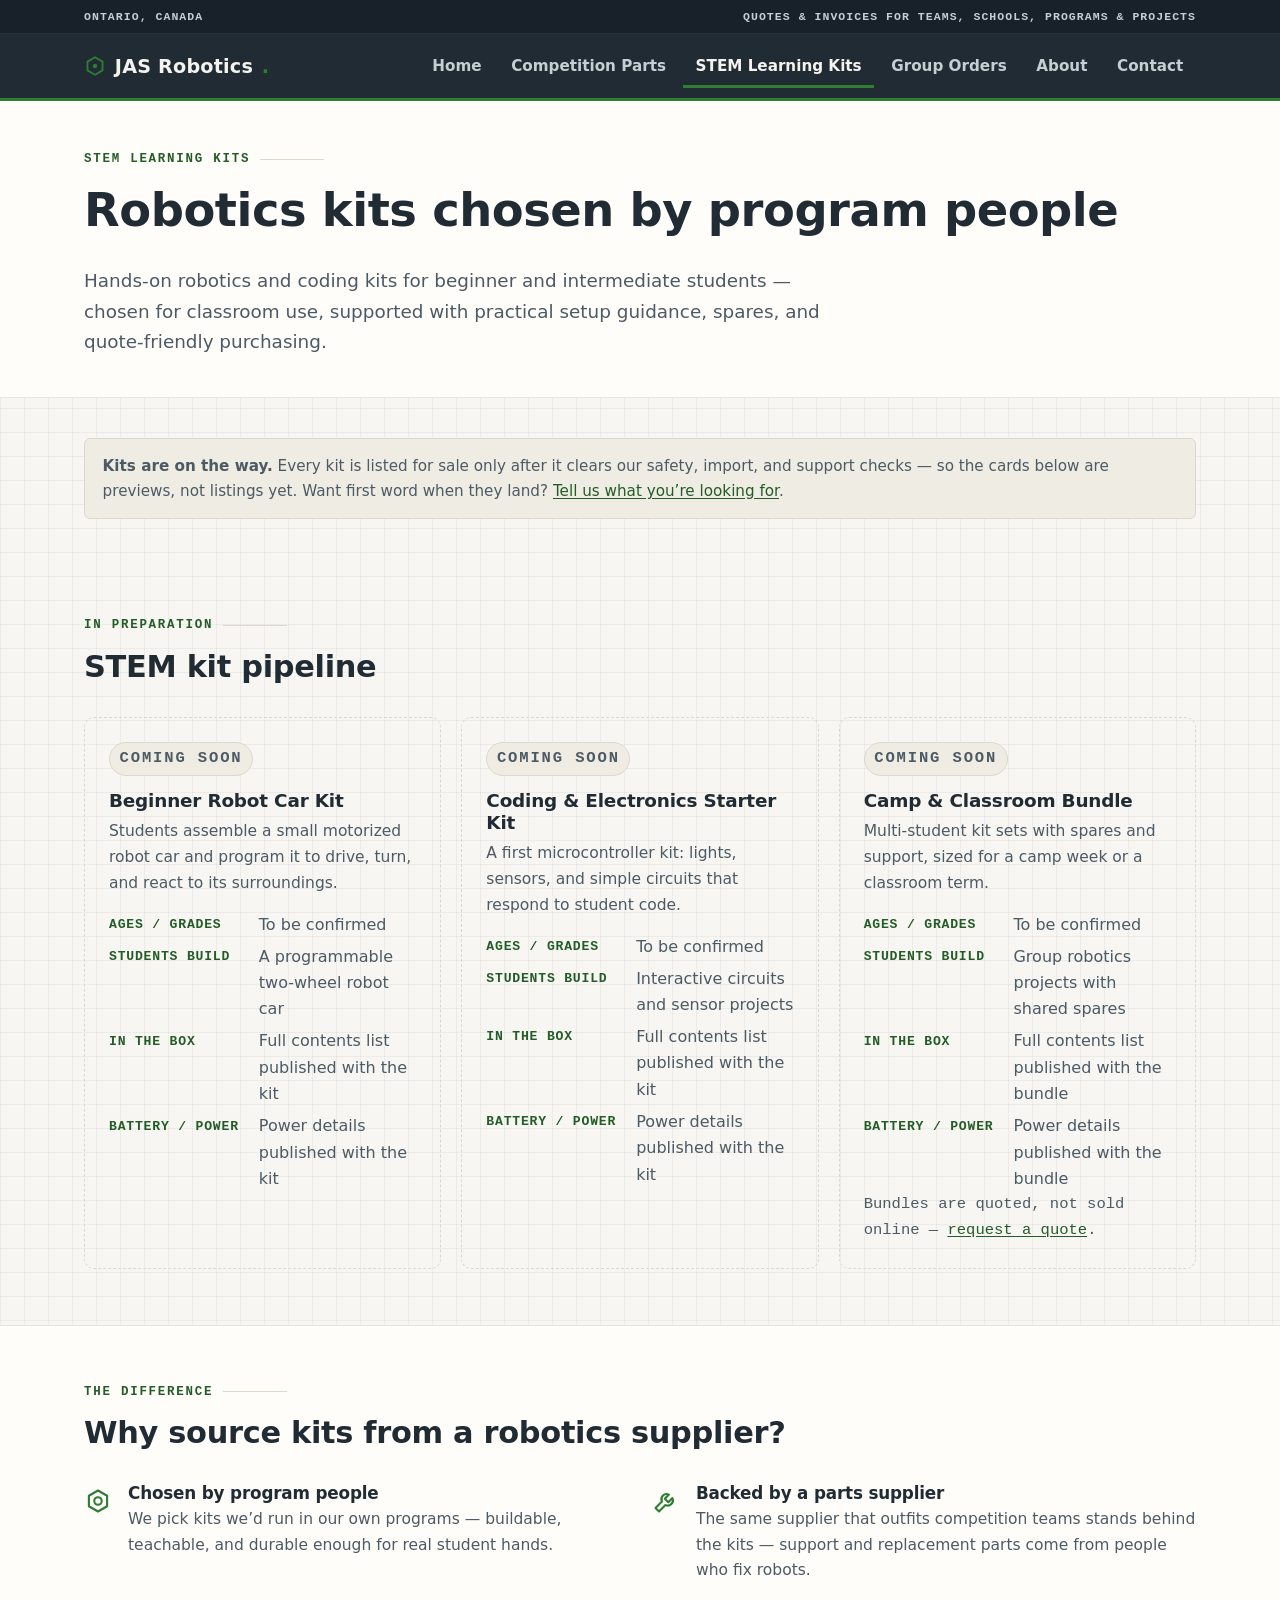
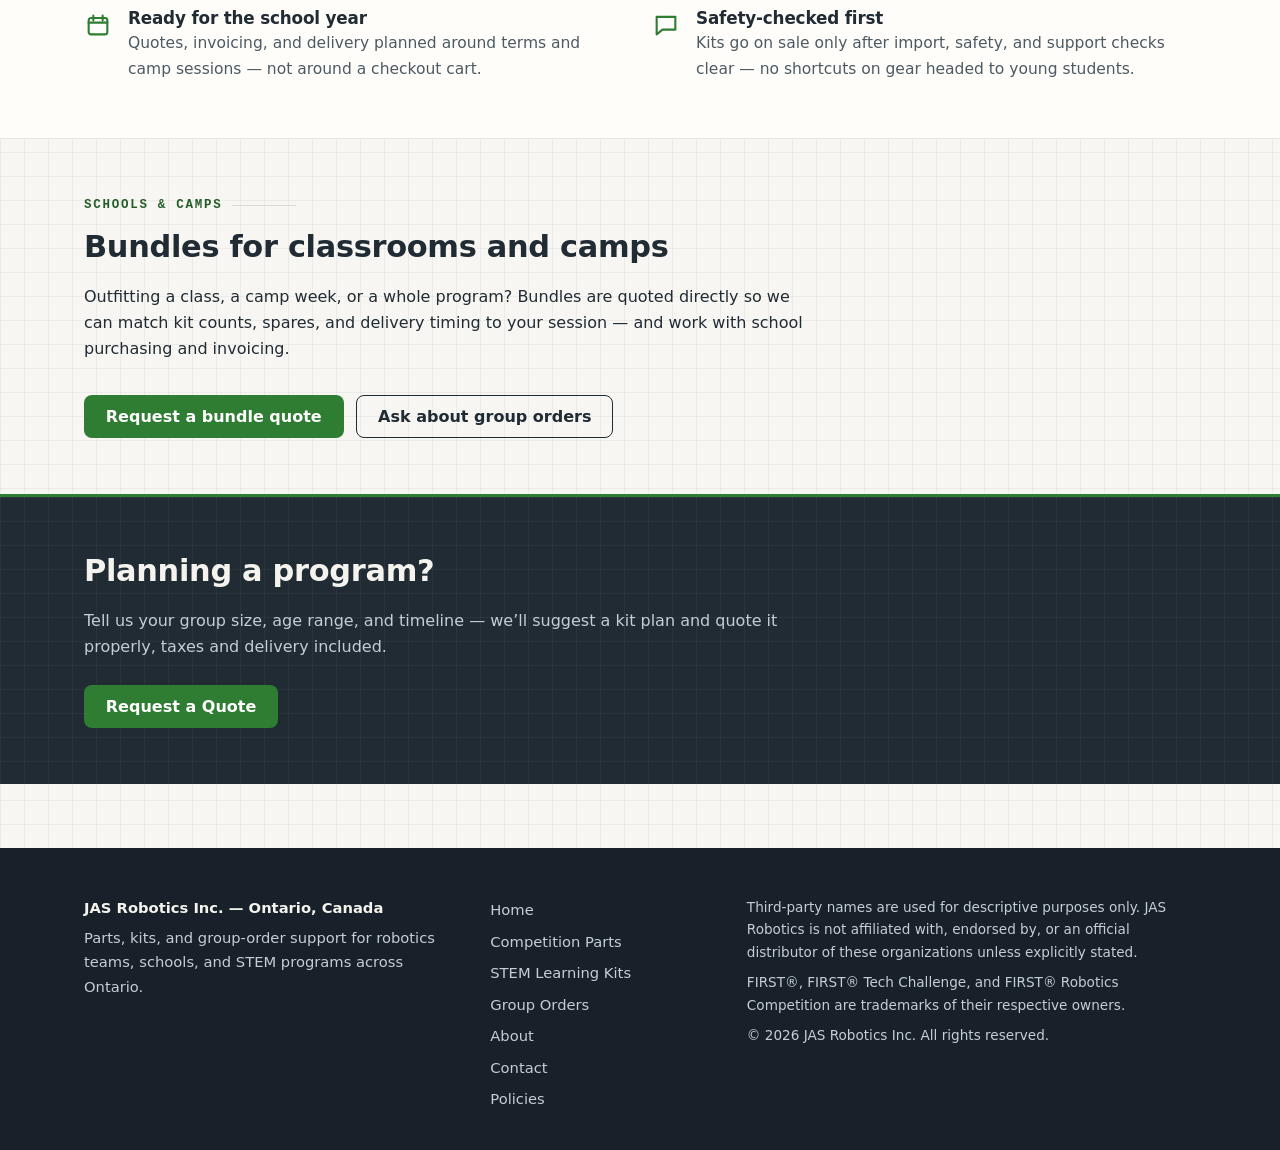
<file: stem-kits.html>
<!DOCTYPE html>
<html lang="en">
<head>
  <meta charset="utf-8">
  <meta name="viewport" content="width=device-width, initial-scale=1">
  <title>STEM Learning Kits — JAS Robotics</title>
  <meta name="description" content="Hands-on robotics and coding kits for beginner and intermediate students, plus classroom and camp bundles with a simple quote path for Ontario schools and programs.">
  <link rel="icon" href="data:image/svg+xml,%3Csvg xmlns='http://www.w3.org/2000/svg' viewBox='0 0 64 64'%3E%3Crect width='64' height='64' rx='14' fill='%23202b34'/%3E%3Cpath d='M32 13l16.5 9.5v19L32 51l-16.5-9.5v-19z' fill='none' stroke='%230e7c86' stroke-width='4'/%3E%3Ccircle cx='32' cy='32' r='5.5' fill='%230e7c86'/%3E%3C/svg%3E">
  <link rel="stylesheet" href="styles.css">
  <script src="script.js" defer></script>
</head>
<body class="track-stem">

  <a class="skip-link" href="#main">Skip to main content</a>

  <header class="site-header">
    <div class="topbar">
      <div class="container topbar-inner">
        <span>Ontario, Canada</span>
        <span class="topbar-note">Quotes &amp; invoices for teams, schools, programs &amp; projects</span>
      </div>
    </div>
    <div class="container header-inner">
      <a class="wordmark" href="index.html"><svg class="wordmark-mark" viewBox="0 0 24 24" aria-hidden="true" focusable="false" xmlns="http://www.w3.org/2000/svg"><path d="M12 2.5l8.2 4.75v9.5L12 21.5l-8.2-4.75v-9.5z" fill="none" stroke="currentColor" stroke-width="2"/><circle cx="12" cy="12" r="2.4" fill="currentColor"/></svg>JAS Robotics<span class="wordmark-dot">.</span></a>
      <button class="nav-toggle" aria-expanded="false" aria-controls="site-nav">
        <span class="nav-toggle-bars" aria-hidden="true"><span></span><span></span><span></span></span>
        Menu
      </button>
      <nav id="site-nav" class="site-nav" aria-label="Main">
        <ul>
          <li><a href="index.html">Home</a></li>
          <li><a href="competition-parts.html">Competition Parts</a></li>
          <li><a href="stem-kits.html" aria-current="page">STEM Learning Kits</a></li>
          <li><a href="group-orders.html">Group Orders</a></li>
          <li><a href="about.html">About</a></li>
          <li><a href="contact.html">Contact</a></li>
        </ul>
      </nav>
    </div>
  </header>

  <main id="main">

    <!-- ============ Page hero ============ -->
    <section class="page-hero">
      <div class="container">
        <p class="eyebrow">STEM Learning Kits</p>
        <h1>Robotics kits chosen by program people</h1>
        <p class="lead">Hands-on robotics and coding kits for beginner and intermediate students — chosen for classroom use, supported with practical setup guidance, spares, and quote-friendly purchasing.</p>
      </div>
    </section>

    <!-- ============ Compliance-first note ============ -->
    <section class="section section--tight">
      <div class="container">
        <!-- GATED (brief §12 gates 3, 4, 6): kit cards below are placeholders only. Do NOT add prices, checkout links, supplier or manufacturer names, or final specs until each kit clears its compliance gate and the owner confirms. -->
        <p class="notice"><strong>Kits are on the way.</strong> Every kit is listed for sale only after it clears our safety, import, and support checks — so the cards below are previews, not listings yet. Want first word when they land? <a href="contact.html">Tell us what you&rsquo;re looking for</a>.</p>
      </div>
    </section>

    <!-- ============ Kit previews (gated) ============ -->
    <section class="section">
      <div class="container">
        <div class="section-head">
          <p class="eyebrow">In preparation</p>
          <h2>STEM kit pipeline</h2>
        </div>
        <div class="grid-cards grid-cards--wide">
          <article class="card card--gated">
            <p class="tag-soon">Coming soon</p>
            <h3>Beginner Robot Car Kit</h3>
            <p>Students assemble a small motorized robot car and program it to drive, turn, and react to its surroundings.</p>
            <dl class="dl-grid">
              <dt>Ages / grades</dt>
              <dd>To be confirmed<!-- PLACEHOLDER: age/grade guidance — to be supplied by owner per kit (brief §4.3) --></dd>
              <dt>Students build</dt>
              <dd>A programmable two-wheel robot car<!-- PLACEHOLDER: final build description — to be supplied by owner per kit (brief §4.3) --></dd>
              <dt>In the box</dt>
              <dd>Full contents list published with the kit<!-- PLACEHOLDER: box contents — to be supplied by owner per kit (brief §4.3) --></dd>
              <dt>Battery / power</dt>
              <dd>Power details published with the kit<!-- PLACEHOLDER: battery/power note — to be supplied by owner per kit (brief §4.3, §12 gate 3) --></dd>
            </dl>
            <!-- PLACEHOLDER: price and checkout link — GATED until brief §12 gates 3, 4, 6 clear for this kit -->
          </article>
          <article class="card card--gated">
            <p class="tag-soon">Coming soon</p>
            <h3>Coding &amp; Electronics Starter Kit</h3>
            <p>A first microcontroller kit: lights, sensors, and simple circuits that respond to student code.</p>
            <dl class="dl-grid">
              <dt>Ages / grades</dt>
              <dd>To be confirmed<!-- PLACEHOLDER: age/grade guidance — to be supplied by owner per kit (brief §4.3) --></dd>
              <dt>Students build</dt>
              <dd>Interactive circuits and sensor projects<!-- PLACEHOLDER: final build description — to be supplied by owner per kit (brief §4.3) --></dd>
              <dt>In the box</dt>
              <dd>Full contents list published with the kit<!-- PLACEHOLDER: box contents — to be supplied by owner per kit (brief §4.3) --></dd>
              <dt>Battery / power</dt>
              <dd>Power details published with the kit<!-- PLACEHOLDER: battery/power note — to be supplied by owner per kit (brief §4.3, §12 gate 3) --></dd>
            </dl>
            <!-- PLACEHOLDER: price and checkout link — GATED until brief §12 gates 3, 4, 6 clear for this kit -->
          </article>
          <article class="card card--gated">
            <p class="tag-soon">Coming soon</p>
            <h3>Camp &amp; Classroom Bundle</h3>
            <p>Multi-student kit sets with spares and support, sized for a camp week or a classroom term.</p>
            <dl class="dl-grid">
              <dt>Ages / grades</dt>
              <dd>To be confirmed<!-- PLACEHOLDER: age/grade guidance — to be supplied by owner per kit (brief §4.3) --></dd>
              <dt>Students build</dt>
              <dd>Group robotics projects with shared spares<!-- PLACEHOLDER: final build description — to be supplied by owner per kit (brief §4.3) --></dd>
              <dt>In the box</dt>
              <dd>Full contents list published with the bundle<!-- PLACEHOLDER: box contents — to be supplied by owner per kit (brief §4.3) --></dd>
              <dt>Battery / power</dt>
              <dd>Power details published with the bundle<!-- PLACEHOLDER: battery/power note — to be supplied by owner per kit (brief §4.3, §12 gate 3) --></dd>
            </dl>
            <p class="card-note">Bundles are quoted, not sold online — <a href="contact.html">request a quote</a>.</p>
          </article>
        </div>
      </div>
    </section>

    <!-- ============ Why JAS kits ============ -->
    <section class="section section--alt">
      <div class="container">
        <div class="section-head">
          <p class="eyebrow">The difference</p>
          <h2>Why source kits from a robotics supplier?</h2>
        </div>
        <ul class="feature-list">
          <li>
            <svg class="icon" viewBox="0 0 24 24" aria-hidden="true" focusable="false" fill="none" stroke="currentColor" stroke-width="1.8" stroke-linecap="round" stroke-linejoin="round"><path d="M12 3l7.8 4.5v9L12 21l-7.8-4.5v-9z"/><circle cx="12" cy="12" r="3.2"/></svg>
            <div>
              <h3>Chosen by program people</h3>
              <p>We pick kits we&rsquo;d run in our own programs — buildable, teachable, and durable enough for real student hands.</p>
            </div>
          </li>
          <li>
            <svg class="icon" viewBox="0 0 24 24" aria-hidden="true" focusable="false" fill="none" stroke="currentColor" stroke-width="1.8" stroke-linecap="round" stroke-linejoin="round"><path d="M14.5 6.5a4.5 4.5 0 00-6 6L3 18l3 3 5.5-5.5a4.5 4.5 0 006-6L14 13l-3-3 3.5-3.5z"/></svg>
            <div>
              <h3>Backed by a parts supplier</h3>
              <p>The same supplier that outfits competition teams stands behind the kits — support and replacement parts come from people who fix robots.</p>
            </div>
          </li>
          <li>
            <svg class="icon" viewBox="0 0 24 24" aria-hidden="true" focusable="false" fill="none" stroke="currentColor" stroke-width="1.8" stroke-linecap="round" stroke-linejoin="round"><rect x="4" y="6" width="16" height="14" rx="2"/><path d="M4 10h16M8 4v4M16 4v4"/></svg>
            <div>
              <h3>Ready for the school year</h3>
              <p>Quotes, invoicing, and delivery planned around terms and camp sessions — not around a checkout cart.</p>
            </div>
          </li>
          <li>
            <svg class="icon" viewBox="0 0 24 24" aria-hidden="true" focusable="false" fill="none" stroke="currentColor" stroke-width="1.8" stroke-linecap="round" stroke-linejoin="round"><path d="M4 5h16v11H9l-5 4z"/></svg>
            <div>
              <h3>Safety-checked first</h3>
              <p>Kits go on sale only after import, safety, and support checks clear — no shortcuts on gear headed to young students.</p>
            </div>
          </li>
        </ul>
      </div>
    </section>

    <!-- ============ School & camp bundles ============ -->
    <section class="section">
      <div class="container">
        <div class="section-head">
          <p class="eyebrow">Schools &amp; camps</p>
          <h2>Bundles for classrooms and camps</h2>
          <p>Outfitting a class, a camp week, or a whole program? Bundles are quoted directly so we can match kit counts, spares, and delivery timing to your session — and work with school purchasing and invoicing.</p>
        </div>
        <div class="btn-row">
          <a class="btn btn--accent" href="contact.html">Request a bundle quote</a>
          <a class="btn btn--ghost" href="group-orders.html">Ask about group orders</a>
        </div>
      </div>
    </section>

    <!-- ============ Closing CTA ============ -->
    <section class="band">
      <div class="container">
        <h2>Planning a program?</h2>
        <p>Tell us your group size, age range, and timeline — we&rsquo;ll suggest a kit plan and quote it properly, taxes and delivery included.</p>
        <div class="btn-row">
          <a class="btn btn--accent" href="contact.html">Request a Quote</a>
        </div>
      </div>
    </section>

  </main>

  <footer class="site-footer">
    <div class="container footer-grid">
      <div>
        <p class="footer-wordmark">JAS Robotics Inc. — Ontario, Canada</p>
        <p>Parts, kits, and group-order support for robotics teams, schools, and STEM programs across Ontario.</p>
      </div>
      <nav class="footer-nav" aria-label="Footer">
        <ul>
          <li><a href="index.html">Home</a></li>
          <li><a href="competition-parts.html">Competition Parts</a></li>
          <li><a href="stem-kits.html">STEM Learning Kits</a></li>
          <li><a href="group-orders.html">Group Orders</a></li>
          <li><a href="about.html">About</a></li>
          <li><a href="contact.html">Contact</a></li>
          <li><a href="policies.html">Policies</a></li>
        </ul>
      </nav>
      <div class="footer-legal">
        <p>Third-party names are used for descriptive purposes only. JAS Robotics is not affiliated with, endorsed by, or an official distributor of these organizations unless explicitly stated.</p>
        <p>FIRST®, FIRST® Tech Challenge, and FIRST® Robotics Competition are trademarks of their respective owners.</p>
        <p>&copy; 2026 JAS Robotics Inc. All rights reserved.</p>
      </div>
    </div>
  </footer>

</body>
</html>
</file>
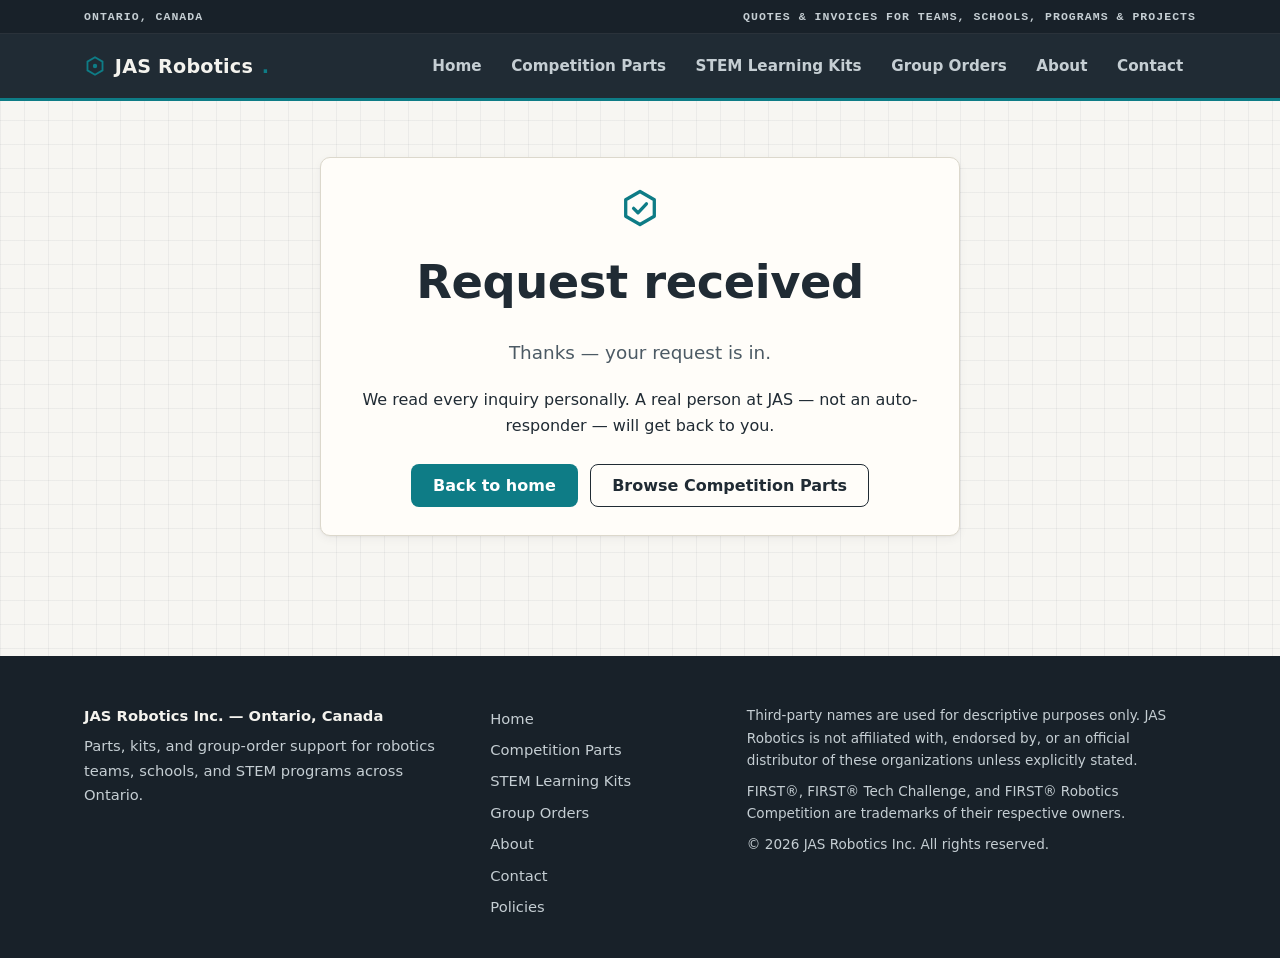
<file: thanks.html>
<!DOCTYPE html>
<html lang="en">
<head>
  <meta charset="utf-8">
  <meta name="viewport" content="width=device-width, initial-scale=1">
  <title>Request Received — JAS Robotics</title>
  <meta name="description" content="Your request has been received by JAS Robotics.">
  <meta name="robots" content="noindex">
  <link rel="icon" href="data:image/svg+xml,%3Csvg xmlns='http://www.w3.org/2000/svg' viewBox='0 0 64 64'%3E%3Crect width='64' height='64' rx='14' fill='%23202b34'/%3E%3Cpath d='M32 13l16.5 9.5v19L32 51l-16.5-9.5v-19z' fill='none' stroke='%230e7c86' stroke-width='4'/%3E%3Ccircle cx='32' cy='32' r='5.5' fill='%230e7c86'/%3E%3C/svg%3E">
  <link rel="stylesheet" href="styles.css">
  <script src="script.js" defer></script>
</head>
<body>

  <a class="skip-link" href="#main">Skip to main content</a>

  <header class="site-header">
    <div class="topbar">
      <div class="container topbar-inner">
        <span>Ontario, Canada</span>
        <span class="topbar-note">Quotes &amp; invoices for teams, schools, programs &amp; projects</span>
      </div>
    </div>
    <div class="container header-inner">
      <a class="wordmark" href="index.html"><svg class="wordmark-mark" viewBox="0 0 24 24" aria-hidden="true" focusable="false" xmlns="http://www.w3.org/2000/svg"><path d="M12 2.5l8.2 4.75v9.5L12 21.5l-8.2-4.75v-9.5z" fill="none" stroke="currentColor" stroke-width="2"/><circle cx="12" cy="12" r="2.4" fill="currentColor"/></svg>JAS Robotics<span class="wordmark-dot">.</span></a>
      <button class="nav-toggle" aria-expanded="false" aria-controls="site-nav">
        <span class="nav-toggle-bars" aria-hidden="true"><span></span><span></span><span></span></span>
        Menu
      </button>
      <nav id="site-nav" class="site-nav" aria-label="Main">
        <ul>
          <li><a href="index.html">Home</a></li>
          <li><a href="competition-parts.html">Competition Parts</a></li>
          <li><a href="stem-kits.html">STEM Learning Kits</a></li>
          <li><a href="group-orders.html">Group Orders</a></li>
          <li><a href="about.html">About</a></li>
          <li><a href="contact.html">Contact</a></li>
        </ul>
      </nav>
    </div>
  </header>

  <main id="main">

    <section class="section">
      <div class="container">
        <div class="panel" style="max-width: 40rem; margin-inline: auto; text-align: center;">
          <svg class="icon" viewBox="0 0 24 24" aria-hidden="true" focusable="false" fill="none" stroke="currentColor" stroke-width="1.8" stroke-linecap="round" stroke-linejoin="round" style="width: 44px; height: 44px; color: var(--track); margin-bottom: 1rem;"><path d="M12 3l7.8 4.5v9L12 21l-7.8-4.5v-9z"/><path d="M8.5 12.2l2.4 2.4 4.6-4.9"/></svg>
          <h1>Request received</h1>
          <p class="lead">Thanks — your request is in.</p>
          <p>We read every inquiry personally. A real person at JAS — not an auto-responder — will get back to you.</p>
          <div class="btn-row" style="justify-content: center;">
            <a class="btn btn--accent" href="index.html">Back to home</a>
            <a class="btn btn--ghost" href="competition-parts.html">Browse Competition Parts</a>
          </div>
        </div>
      </div>
    </section>

  </main>

  <footer class="site-footer">
    <div class="container footer-grid">
      <div>
        <p class="footer-wordmark">JAS Robotics Inc. — Ontario, Canada</p>
        <p>Parts, kits, and group-order support for robotics teams, schools, and STEM programs across Ontario.</p>
      </div>
      <nav class="footer-nav" aria-label="Footer">
        <ul>
          <li><a href="index.html">Home</a></li>
          <li><a href="competition-parts.html">Competition Parts</a></li>
          <li><a href="stem-kits.html">STEM Learning Kits</a></li>
          <li><a href="group-orders.html">Group Orders</a></li>
          <li><a href="about.html">About</a></li>
          <li><a href="contact.html">Contact</a></li>
          <li><a href="policies.html">Policies</a></li>
        </ul>
      </nav>
      <div class="footer-legal">
        <p>Third-party names are used for descriptive purposes only. JAS Robotics is not affiliated with, endorsed by, or an official distributor of these organizations unless explicitly stated.</p>
        <p>FIRST®, FIRST® Tech Challenge, and FIRST® Robotics Competition are trademarks of their respective owners.</p>
        <p>&copy; 2026 JAS Robotics Inc. All rights reserved.</p>
      </div>
    </div>
  </footer>

</body>
</html>
</file>
<file: styles.css>
/* ============================================================
   JAS Robotics — sitewide design system
   Direction: "Graph-paper workshop" — an engineering-classroom
   aesthetic on a faint drafting grid. System fonts only.
   No external requests of any kind (brief §10).
   Palette is deliberately distinct from deep violet (#2b214a)
   and from goBILDA-orange trade dress (brief §9).
   ============================================================ */

:root {
  /* surfaces & ink */
  --paper: #f7f6f2;
  --surface: #fffdf9;
  --paper-2: #efece4;
  --ink: #202b34;
  --ink-soft: #4c5a64;
  --line: #dcd8cc;
  --line-soft: #e8e5db;
  --grid: rgba(32, 43, 52, 0.05);
  --dark: #202b34;
  --dark-2: #182129;
  --on-dark: #f4f3ee;
  --on-dark-soft: #c5ced3;

  /* track accents (brief §9: the two tracks are siblings, not twins) */
  --accent-comp: #0e7c86;      /* machinist teal — Competition Parts */
  --accent-comp-ink: #0a5b63;  /* darker teal for small text on paper */
  --accent-comp-soft: #e2eeee;
  --accent-stem: #2e7d32;      /* workshop green — STEM Learning Kits */
  --accent-stem-ink: #245c27;
  --accent-stem-soft: #e7f1e5;

  /* generic track slots — scoped by .track-comp / .track-stem on <body> */
  --track: var(--accent-comp);
  --track-ink: var(--accent-comp-ink);
  --track-soft: var(--accent-comp-soft);

  /* type & shape */
  --sans: system-ui, -apple-system, "Segoe UI", Roboto, "Helvetica Neue", Arial, sans-serif;
  --mono: ui-monospace, "Cascadia Code", "Segoe UI Mono", Consolas, Menlo, monospace;
  --radius: 10px;
  --radius-sm: 6px;
  --shadow-sm: 0 1px 2px rgba(32, 43, 52, 0.05), 0 3px 10px rgba(32, 43, 52, 0.05);
  --maxw: 72rem;
}

.track-comp { --track: var(--accent-comp); --track-ink: var(--accent-comp-ink); --track-soft: var(--accent-comp-soft); }
.track-stem { --track: var(--accent-stem); --track-ink: var(--accent-stem-ink); --track-soft: var(--accent-stem-soft); }

/* ---------- reset & base ---------- */

*, *::before, *::after { box-sizing: border-box; }

html { scroll-behavior: smooth; }
@media (prefers-reduced-motion: reduce) {
  html { scroll-behavior: auto; }
  *, *::before, *::after { transition: none !important; }
}

body {
  margin: 0;
  font-family: var(--sans);
  font-size: 1rem;
  line-height: 1.65;
  color: var(--ink);
  background-color: var(--paper);
  /* the drafting grid */
  background-image:
    linear-gradient(var(--grid) 1px, transparent 1px),
    linear-gradient(90deg, var(--grid) 1px, transparent 1px);
  background-size: 24px 24px;
  -webkit-text-size-adjust: 100%;
}

h1, h2, h3, h4 { line-height: 1.2; margin: 0 0 0.6em; letter-spacing: -0.01em; }
h1 { font-size: clamp(2rem, 4.5vw, 2.9rem); font-weight: 800; }
h2 { font-size: clamp(1.45rem, 3vw, 1.9rem); font-weight: 750; }
h3 { font-size: 1.15rem; font-weight: 700; }
p, ul, ol, dl { margin: 0 0 1em; }
p:last-child, ul:last-child, ol:last-child, dl:last-child { margin-bottom: 0; }

a { color: var(--track-ink); text-underline-offset: 0.15em; }
a:hover { color: var(--ink); }

img, svg { max-width: 100%; height: auto; }

:focus-visible { outline: 3px solid var(--track); outline-offset: 2px; border-radius: 2px; }

.visually-hidden {
  position: absolute; width: 1px; height: 1px;
  margin: -1px; padding: 0; border: 0;
  clip-path: inset(50%); overflow: hidden; white-space: nowrap;
}

/* ---------- layout ---------- */

.container { max-width: var(--maxw); margin-inline: auto; padding-inline: 1.25rem; }

.section { padding-block: 3.5rem; }
.section--tight { padding-block: 2.5rem; }
.section--alt { background: var(--surface); border-block: 1px solid var(--line-soft); }

.section-head { max-width: 46rem; margin-bottom: 2rem; }

.lead { font-size: 1.15rem; color: var(--ink-soft); }

.eyebrow {
  display: flex; align-items: center; gap: 0.6rem;
  font-family: var(--mono); font-size: 0.78rem; font-weight: 600;
  letter-spacing: 0.14em; text-transform: uppercase;
  color: var(--track-ink); margin: 0 0 0.8rem;
}
.eyebrow::after { content: ""; height: 1px; background: var(--line); flex: 0 1 4rem; }

.caveat { font-size: 0.88rem; color: var(--ink-soft); }

/* ---------- skip link ---------- */

.skip-link {
  position: absolute; left: 0.75rem; top: -3.5rem; z-index: 100;
  background: var(--dark); color: var(--on-dark);
  padding: 0.6rem 1rem; border-radius: 0 0 var(--radius-sm) var(--radius-sm);
  transition: top 120ms ease;
}
.skip-link:focus { top: 0; color: var(--on-dark); }

/* ---------- header & nav ---------- */

.site-header {
  background: var(--dark); color: var(--on-dark);
  border-bottom: 3px solid var(--track);
  position: relative;
}

.header-inner {
  display: flex; align-items: center; justify-content: space-between;
  gap: 1rem; min-height: 4rem; flex-wrap: wrap; padding-block: 0.5rem;
}

.wordmark {
  font-weight: 800; font-size: 1.2rem; letter-spacing: 0.01em;
  color: var(--on-dark); text-decoration: none; white-space: nowrap;
}
.wordmark .wordmark-dot { color: var(--track); }
.wordmark:hover { color: var(--on-dark); }
.wordmark { display: inline-flex; align-items: center; gap: 0.55rem; }
.wordmark-mark { width: 22px; height: 22px; color: var(--track); flex: none; }

.topbar {
  background: var(--dark-2);
  border-bottom: 1px solid rgba(255, 255, 255, 0.08);
  font-family: var(--mono); font-size: 0.72rem; font-weight: 600;
  letter-spacing: 0.09em; text-transform: uppercase;
  color: var(--on-dark-soft);
}
.topbar-inner { display: flex; justify-content: space-between; gap: 1rem; padding-block: 0.45rem; }
@media (max-width: 37em) { .topbar-note { display: none; } }

.site-nav ul { list-style: none; margin: 0; padding: 0; display: flex; gap: 0.25rem; flex-wrap: wrap; }
.site-nav a {
  display: inline-block; padding: 0.55rem 0.8rem;
  color: var(--on-dark-soft); text-decoration: none;
  font-weight: 600; font-size: 0.95rem; border-radius: var(--radius-sm);
}
.site-nav a:hover { color: var(--on-dark); background: rgba(255, 255, 255, 0.07); }
.site-nav a[aria-current="page"] {
  color: var(--on-dark);
  box-shadow: inset 0 -3px 0 var(--track);
  border-radius: var(--radius-sm) var(--radius-sm) 0 0;
}

.nav-toggle {
  display: none; align-items: center; gap: 0.5rem;
  background: transparent; color: var(--on-dark);
  border: 1.5px solid var(--on-dark-soft); border-radius: var(--radius-sm);
  padding: 0.45rem 0.8rem; font: 600 0.9rem var(--sans); cursor: pointer;
}
.nav-toggle-bars { display: inline-flex; flex-direction: column; gap: 3px; }
.nav-toggle-bars span { display: block; width: 16px; height: 2px; background: currentColor; }

/* Mobile nav collapses only when JS is available (html.js),
   so the menu stays reachable with scripts disabled. */
@media (max-width: 47.99em) {
  html.js .nav-toggle { display: inline-flex; }
  html.js .site-nav { display: none; flex-basis: 100%; }
  html.js body.nav-open .site-nav { display: block; padding-bottom: 0.75rem; }
  .site-nav ul { flex-direction: column; gap: 0; }
  .site-nav a { display: block; padding: 0.7rem 0.5rem; border-radius: var(--radius-sm); }
  .site-nav a[aria-current="page"] { box-shadow: inset 3px 0 0 var(--track); border-radius: 0 var(--radius-sm) var(--radius-sm) 0; padding-left: 0.9rem; }
}

/* ---------- hero ---------- */

.hero { padding-block: 4rem 3.5rem; }
.hero-grid { display: grid; gap: 2.5rem; align-items: center; }
@media (min-width: 56em) { .hero-grid { grid-template-columns: 7fr 5fr; } }

.hero h1 { margin-bottom: 0.4em; }
.hero .lead { font-size: 1.2rem; }
.hero-photo { margin: 0 auto; max-width: 30rem; }
.hero-photo figcaption { margin-top: 0.5rem; font-size: 0.85rem; color: var(--ink-soft); }

/* Static bordered frame: the border + shadow do NOT move — only a gentle hover
   lift. It clips a swaying image inside (frame background is white to match the
   photo's white backdrop, so the clipped edges stay seamless). */
.hero-photo-frame {
  border: 1px solid var(--line);
  border-radius: var(--radius);
  background: #fff;
  box-shadow: var(--shadow-sm);
  overflow: hidden;
  isolation: isolate;
  perspective: 1000px;
  transition: transform 300ms ease, box-shadow 300ms ease;
}
@media (hover: hover) {
  .hero-photo:hover .hero-photo-frame { transform: translateY(-4px); box-shadow: 0 12px 30px rgba(32, 43, 52, 0.15); }
}

/* Turntable sway on the image only — transform-only (never opacity), so the LCP
   image is always visible even if throttled. Not rotateY(360): a flat JPG would
   read as a flipping card, not a rotating robot. */
.hero-photo-frame img {
  display: block; width: 100%; height: auto;
  transform-origin: center 62%;
  animation: hero-turntable 5.5s ease-in-out infinite;
  will-change: transform;
}
@keyframes hero-turntable {
  0%   { transform: translateX(-8px) translateY(0)    rotateY(-12deg) rotateZ(-0.8deg); }
  50%  { transform: translateX(8px)  translateY(-6px) rotateY(12deg)  rotateZ(0.8deg); }
  100% { transform: translateX(-8px) translateY(0)    rotateY(-12deg) rotateZ(-0.8deg); }
}
@media (prefers-reduced-motion: reduce) {
  .hero-photo-frame img { animation: none; transform: none; }
}

.page-hero { padding-block: 3rem 2.5rem; border-bottom: 1px solid var(--line-soft); background: var(--surface); }
.page-hero .lead { max-width: 46rem; }

.btn-row { display: flex; gap: 0.8rem; flex-wrap: wrap; margin-top: 1.5rem; }

/* supplier capability strip (hero) */
.cap-strip {
  list-style: none;
  display: flex; flex-wrap: wrap; gap: 0.5rem 2.25rem;
  margin: 3rem 0 0; padding: 1.1rem 0 0;
  border-top: 1px solid var(--line);
  font-family: var(--mono); font-size: 0.75rem; font-weight: 600;
  letter-spacing: 0.12em; text-transform: uppercase;
  color: var(--ink-soft);
}
.cap-strip li { display: flex; align-items: center; gap: 0.6rem; }
.cap-strip li::before {
  content: ""; width: 0.5rem; height: 0.5rem;
  background: var(--track); border-radius: 2px; flex: none;
}

/* ---------- buttons ---------- */

.btn {
  display: inline-block; padding: 0.7rem 1.3rem;
  border-radius: 8px; border: 1.5px solid transparent;
  font: 600 1rem var(--sans); text-decoration: none; text-align: center;
  cursor: pointer; transition: background-color 120ms ease, color 120ms ease;
}
.btn--primary { background: var(--dark); color: var(--on-dark); }
.btn--primary:hover { background: var(--dark-2); color: var(--on-dark); }
.btn--accent { background: var(--track); color: #ffffff; }
.btn--accent:hover { background: var(--track-ink); color: #ffffff; }
.btn--ghost { background: transparent; color: var(--ink); border-color: var(--ink); }
.btn--ghost:hover { background: var(--ink); color: var(--paper); }
.btn:disabled, .btn[aria-disabled="true"] { opacity: 0.55; cursor: not-allowed; }

/* on dark bands */
.band .btn--ghost { color: var(--on-dark); border-color: var(--on-dark-soft); }
.band .btn--ghost:hover { background: var(--on-dark); color: var(--dark); }

/* ---------- cards ---------- */

.grid-cards { display: grid; gap: 1.25rem; grid-template-columns: repeat(auto-fit, minmax(15rem, 1fr)); }
.grid-cards--wide { grid-template-columns: repeat(auto-fit, minmax(19rem, 1fr)); }

.card {
  background: var(--surface);
  border: 1px solid var(--line);
  border-radius: var(--radius);
  padding: 1.5rem;
  box-shadow: var(--shadow-sm);
  transition: transform 140ms ease, box-shadow 140ms ease, border-color 140ms ease;
}
@media (hover: hover) {
  .card:not(.card--gated):hover {
    transform: translateY(-3px);
    box-shadow: 0 8px 20px rgba(32, 43, 52, 0.1);
    border-color: var(--track);
  }
}
.card > .icon { color: var(--track); margin-bottom: 0.9rem; }
.card h3 { margin-bottom: 0.4em; }
.card p { color: var(--ink-soft); font-size: 0.97rem; }
.card .card-link { font-weight: 650; font-size: 0.97rem; }
.card .card-link::after { content: "\00a0\2192"; }

.card--gated {
  background: transparent;
  border: 1.5px dashed var(--line);
  box-shadow: none;
}
.card--gated h3 { color: var(--ink); }

.card-note { font-family: var(--mono); font-size: 0.8rem; color: var(--ink-soft); }

.tag-soon {
  display: inline-block;
  font-family: var(--mono); font-size: 0.72rem; font-weight: 600;
  letter-spacing: 0.12em; text-transform: uppercase;
  background: var(--paper-2); color: var(--ink-soft);
  border: 1px solid var(--line);
  padding: 0.18rem 0.6rem; border-radius: 999px;
  margin: 0 0 0.9rem;
}

/* ---------- badges (condition labels etc.) ---------- */

.badge-row { display: flex; gap: 0.6rem; flex-wrap: wrap; margin-block: 0.75rem 1rem; padding: 0; list-style: none; }
.badge {
  display: inline-block;
  font-family: var(--mono); font-size: 0.8rem; font-weight: 600;
  color: var(--track-ink); background: var(--track-soft);
  border: 1px solid var(--track);
  padding: 0.22rem 0.7rem; border-radius: 999px;
  white-space: nowrap;
}

/* ---------- checklists (tools for teams) ---------- */

.checklist { list-style: none; padding: 0; margin: 0 0 1rem; display: grid; gap: 0.5rem; }
.checklist li { position: relative; padding-left: 1.7rem; color: var(--ink-soft); font-size: 0.95rem; line-height: 1.4; }
.checklist li::before {
  content: ""; position: absolute; left: 0.15rem; top: 0.3em;
  width: 0.7rem; height: 0.4rem;
  border-left: 2.5px solid var(--track); border-bottom: 2.5px solid var(--track);
  transform: rotate(-45deg);
}

/* ---------- photos / figures (owner-supplied imagery) ---------- */

.photo-grid { display: grid; gap: 1.25rem; grid-template-columns: repeat(auto-fit, minmax(16rem, 1fr)); }
figure.figure { margin: 0; }
.figure img {
  display: block; width: 100%; height: auto;
  border-radius: var(--radius);
  border: 1px solid var(--line);
  background: var(--surface);
}
.figure figcaption { margin-top: 0.5rem; font-size: 0.85rem; color: var(--ink-soft); }
.figure--inset img {
  box-sizing: border-box;
  padding: clamp(1.25rem, 3vw, 2rem);
  background: #fff;
}
/* fixed-ratio variant avoids layout shift before the image loads */
.figure--ratio img { aspect-ratio: 4 / 3; object-fit: cover; }

/* ---------- steps (how it works) ---------- */

.steps { list-style: none; counter-reset: step; padding: 0; margin: 0; display: grid; gap: 1rem; }
.steps li { counter-increment: step; position: relative; padding-left: 3.2rem; }
.steps li::before {
  content: counter(step);
  position: absolute; left: 0; top: 0;
  width: 2.2rem; height: 2.2rem;
  display: grid; place-items: center;
  background: var(--track); color: #ffffff;
  font: 700 1rem var(--mono);
  border-radius: 50%;
}
.steps h3 { margin-bottom: 0.2em; font-size: 1.05rem; }
.steps p { color: var(--ink-soft); font-size: 0.97rem; }

/* ---------- panels, notices, terms ---------- */

.panel {
  background: var(--surface);
  border: 1px solid var(--line);
  border-radius: var(--radius);
  padding: 1.75rem;
  box-shadow: var(--shadow-sm);
}

.terms-panel { border-left: 4px solid var(--track); }
.terms-panel ul { padding-left: 1.2rem; }
.terms-panel li { margin-bottom: 0.5em; color: var(--ink-soft); font-size: 0.95rem; }

.notice {
  background: var(--paper-2);
  border: 1px solid var(--line);
  border-radius: var(--radius-sm);
  padding: 0.9rem 1.1rem;
  font-size: 0.95rem; color: var(--ink-soft);
}

.tag-draft {
  display: inline-block; vertical-align: middle;
  font-family: var(--mono); font-size: 0.7rem; font-weight: 700;
  letter-spacing: 0.12em; text-transform: uppercase;
  color: var(--ink-soft); border: 1.5px solid var(--ink-soft);
  padding: 0.1rem 0.5rem; border-radius: var(--radius-sm);
  margin-left: 0.6rem;
}

/* ---------- definition grids (order round facts, kit facets) ---------- */

.dl-grid { display: grid; grid-template-columns: auto 1fr; gap: 0.35rem 1.25rem; margin: 0; }
.dl-grid dt { font-family: var(--mono); font-size: 0.82rem; font-weight: 600; letter-spacing: 0.06em; text-transform: uppercase; color: var(--track-ink); padding-top: 0.15rem; }
.dl-grid dd { margin: 0; color: var(--ink-soft); }
@media (max-width: 33em) { .dl-grid { grid-template-columns: 1fr; gap: 0.1rem; } .dl-grid dd { margin-bottom: 0.6rem; } }

/* ---------- progress indicator ---------- */

.progress-track {
  height: 0.8rem;
  background: var(--paper-2);
  border: 1px solid var(--line);
  border-radius: 999px;
  overflow: hidden;
}
.progress-fill { height: 100%; width: 0; background: var(--track); border-radius: inherit; }

/* ---------- open-round banner (hero announcement) ---------- */
.round-banner {
  display: flex; flex-wrap: wrap; align-items: center; justify-content: space-between;
  gap: 1rem 1.5rem;
  margin-top: 1.75rem;
  padding: 1.1rem 1.4rem;
  background: var(--track-soft);
  border: 1px solid var(--track);
  border-left: 4px solid var(--track);
  border-radius: var(--radius);
}
.round-banner__label {
  margin: 0 0 0.2rem;
  font-family: var(--mono); font-size: 0.78rem; font-weight: 700;
  letter-spacing: 0.1em; text-transform: uppercase; color: var(--track-ink);
}
.round-banner__label::before {
  content: ""; display: inline-block; width: 0.5rem; height: 0.5rem;
  margin-right: 0.45rem; border-radius: 50%; background: var(--track); vertical-align: middle;
}
.round-banner__text { margin: 0; color: var(--ink); }
.round-banner .btn { flex: none; }

/* ---------- jump nav (in-page anchors) ---------- */

.jump-nav ul { list-style: none; display: flex; gap: 0.6rem; flex-wrap: wrap; padding: 0; margin: 1.25rem 0 0; }
.jump-nav a {
  display: inline-block; text-decoration: none;
  font: 600 0.88rem var(--mono);
  color: var(--track-ink); background: var(--track-soft);
  border: 1px solid var(--track);
  padding: 0.3rem 0.85rem; border-radius: 999px;
}
.jump-nav a:hover { background: var(--track); color: #ffffff; }

/* ---------- forms ---------- */

/* spam honeypot — visually removed, ignored by humans, filled by bots */
.hp-field {
  position: absolute !important;
  left: -9999px; top: auto;
  width: 1px; height: 1px;
  overflow: hidden;
}

.form-grid { display: grid; gap: 1.1rem; }
@media (min-width: 44em) {
  .form-grid { grid-template-columns: 1fr 1fr; }
  .form-grid .form-field--full { grid-column: 1 / -1; }
}

.form-field label { display: block; font-weight: 650; font-size: 0.95rem; margin-bottom: 0.3rem; }
.req { color: #b3261e; font-weight: 700; }
.form-field .field-hint { display: block; font-weight: 400; font-size: 0.83rem; color: var(--ink-soft); }

.form-field input,
.form-field select,
.form-field textarea {
  width: 100%;
  font: 1rem var(--sans);
  color: var(--ink);
  background: var(--surface);
  border: 1.5px solid var(--line);
  border-radius: var(--radius-sm);
  padding: 0.6rem 0.75rem;
}
.form-field input:focus-visible,
.form-field select:focus-visible,
.form-field textarea:focus-visible { outline: 3px solid var(--track); outline-offset: 1px; border-color: var(--track); }
.form-field textarea { min-height: 8rem; resize: vertical; }

/* ---------- closing CTA band ---------- */

.band {
  background-color: var(--dark);
  background-image:
    linear-gradient(rgba(255, 255, 255, 0.045) 1px, transparent 1px),
    linear-gradient(90deg, rgba(255, 255, 255, 0.045) 1px, transparent 1px);
  background-size: 24px 24px;
  color: var(--on-dark);
  padding-block: 3.5rem;
  border-top: 3px solid var(--track);
}
.band h2 { color: var(--on-dark); }
.band p { color: var(--on-dark-soft); max-width: 44rem; }

/* ---------- lists with icons (why local) ---------- */

.feature-list { list-style: none; padding: 0; margin: 0; display: grid; gap: 1.5rem; }
@media (min-width: 44em) { .feature-list { grid-template-columns: 1fr 1fr; } }
.feature-list li { display: grid; grid-template-columns: auto 1fr; gap: 1rem; align-items: start; }
.feature-list .icon { color: var(--track); margin-top: 0.2rem; }
.feature-list h3 { font-size: 1.05rem; margin-bottom: 0.2em; }
.feature-list p { color: var(--ink-soft); font-size: 0.97rem; margin: 0; }

/* ---------- two-column plain lists (about) ---------- */

.plain-cols { display: grid; gap: 1.25rem; }
@media (min-width: 44em) { .plain-cols { grid-template-columns: 1fr 1fr; } }
.plain-cols ul { list-style: none; padding: 0; margin: 0; }
.plain-cols li { padding: 0.45rem 0 0.45rem 1.6rem; position: relative; color: var(--ink-soft); border-bottom: 1px solid var(--line-soft); }
.plain-cols li::before {
  content: ""; position: absolute; left: 0.1rem; top: 1.05rem;
  width: 0.55rem; height: 0.55rem; border-radius: 2px;
  background: var(--track);
}
.plain-cols .cols-not li::before { background: var(--line); }

/* ---------- footer ---------- */

.site-footer {
  background: var(--dark-2);
  color: var(--on-dark-soft);
  padding-block: 3rem 2.25rem;
  margin-top: 4rem;
  font-size: 0.92rem;
}
.band + .site-footer, .site-footer:first-child { margin-top: 0; }

.footer-grid { display: grid; gap: 2rem; }
@media (min-width: 56em) { .footer-grid { grid-template-columns: 5fr 3fr 6fr; } }

.footer-wordmark { color: var(--on-dark); font-weight: 750; margin-bottom: 0.4em; }

.footer-nav ul { list-style: none; margin: 0; padding: 0; display: grid; gap: 0.15rem; }
.footer-nav a { color: var(--on-dark-soft); text-decoration: none; padding-block: 0.15rem; display: inline-block; }
.footer-nav a:hover { color: var(--on-dark); text-decoration: underline; }

.footer-legal { font-size: 0.85rem; }
.footer-legal p { margin-bottom: 0.6em; }

/* ---------- misc ---------- */

.icon { width: 28px; height: 28px; flex: none; }
.icon--sm { width: 22px; height: 22px; }

hr.rule { border: 0; border-top: 1px solid var(--line); margin-block: 2rem; }
</file>
